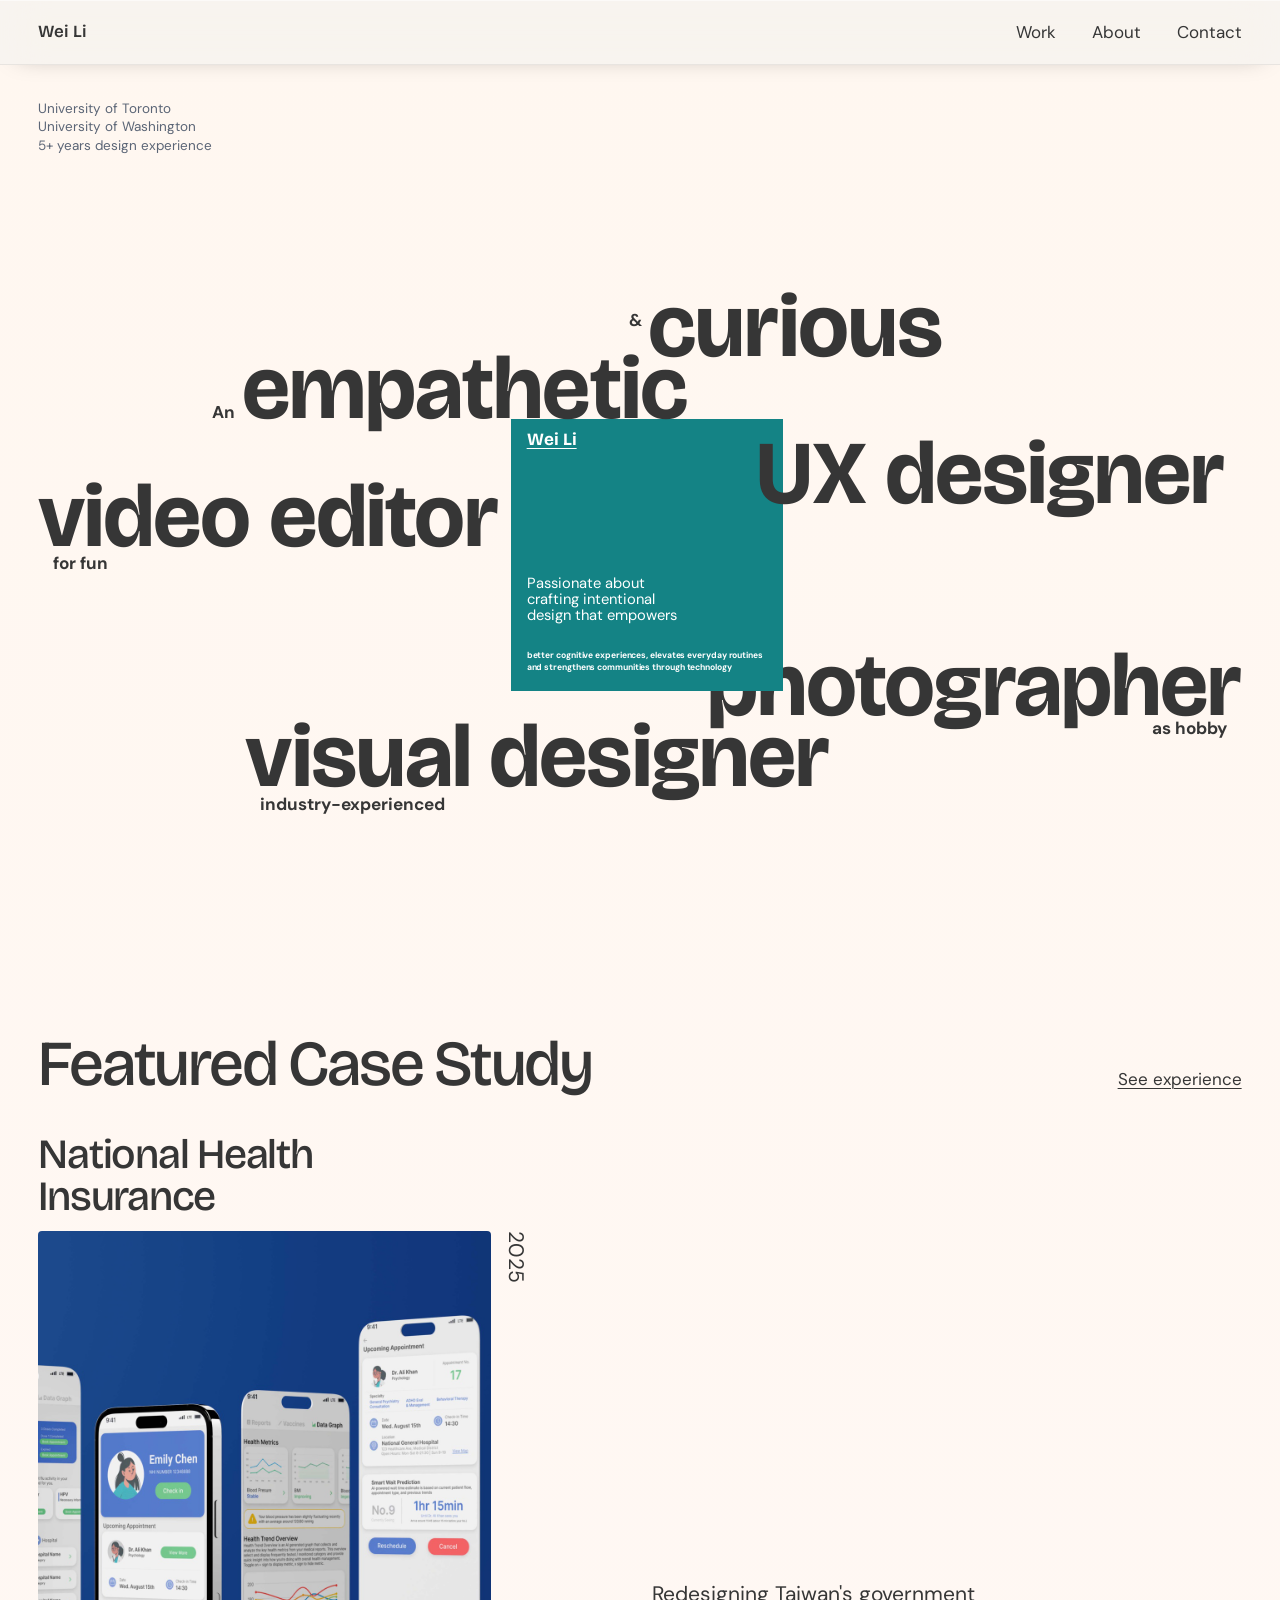
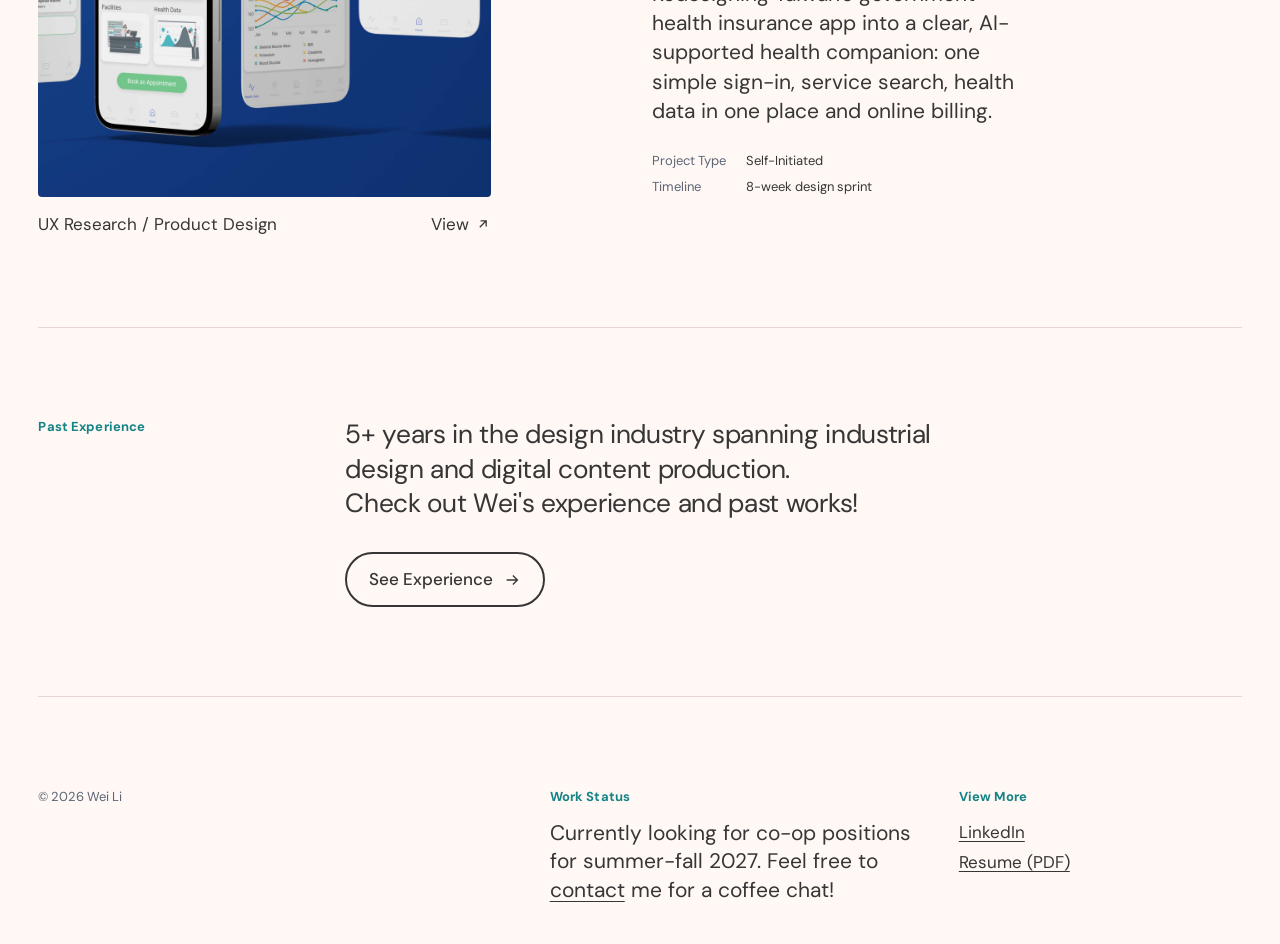
<file: index.html>
<!doctype html>
<html lang="en">
<head>
  <meta charset="utf-8">
  <meta name="viewport" content="width=device-width, initial-scale=1">
  <title>Wei Li, UX Designer</title>
  <meta name="description" content="Wei Li is a UX designer looking for co-op positions for summer-fall 2027.">
  <link rel="preconnect" href="https://fonts.googleapis.com">
  <link rel="preconnect" href="https://fonts.gstatic.com" crossorigin>
  <link rel="stylesheet" href="https://fonts.googleapis.com/css2?family=Bricolage+Grotesque:opsz,wght@12..96,400..700&family=DM+Sans:opsz,wght@9..40,400..700&display=swap">
  <link rel="stylesheet" href="css/styles.css">
  <script src="js/site.js"></script>
</head>
<body>
  <site-nav current="home"></site-nav>

  <main id="main">
    <!-- Hero: built from Wei's Figma frame (980 × 579). Every word is placed at its Figma
         position and baseline in frame pixels, so the composition scales as one piece. -->
    <section class="hero wrap" aria-labelledby="hero-title">
      <div class="hero-stage">
        <div class="hero-stage__frame">
          <p class="hero-facts"><span style="--d:0ms">University of Toronto</span><span style="--d:90ms">University of Washington</span><span style="--d:180ms">5+ years design experience</span></p>

          <!-- One sentence for screen readers; the commas are only for them.
               Intro: each word slides in from the side it sits on (--from: -1 left, 1 right), top rows first (--d) -->
          <h1 class="hero-words" id="hero-title">
            <span class="hw hw--label" style="--x:142; --b:257; --from:-1; --d:120ms">An</span>
            <span class="hw hw--front" style="--x:166; --b:257; --from:-1; --d:120ms">empathetic</span>
            <span class="hw hw--label" style="--x:481; --b:182; --from:1; --d:0ms">&amp;</span>
            <span class="hw" style="--x:497; --b:206; --from:1; --d:0ms">curious</span>
            <span class="hw hw--front" style="--x:585; --b:326; --from:1; --d:240ms">UX designer<span class="visually-hidden">,</span></span>
            <span class="hw hw--behind" style="--x:0; --b:361; --from:-1; --d:300ms">video editor</span>
            <span class="hw hw--label" style="--x:12; --b:380; --from:-1; --d:300ms">for fun<span class="visually-hidden">,</span></span>
            <span class="hw hw--behind hw--right" style="--r:0; --b:499; --from:1; --d:420ms">photographer</span>
            <span class="hw hw--label hw--right" style="--r:12; --b:514; --from:1; --d:420ms">as hobby<span class="visually-hidden">,</span></span>
            <span class="hw" style="--x:169; --b:557; --from:-1; --d:480ms">visual designer</span>
            <span class="hw hw--label" style="--x:181; --b:576; --from:-1; --d:480ms">industry-experienced</span>
          </h1>

          <div class="hero-square">
            <!-- Hover / focus swaps the English name for the Mandarin one; links to Contact -->
            <a class="hero-square__name" href="contact.html" aria-label="Contact Wei Li (李惟)">
              <span class="hero-square__name-en" aria-hidden="true">Wei Li</span>
              <span class="hero-square__name-zh" lang="zh-Hans" aria-hidden="true">李惟</span>
            </a>
            <p class="hero-square__lead">Passionate about<br>crafting intentional<br>design that empowers</p>
            <p class="hero-square__rest">better cognitive experiences, elevates everyday routines <br>and strengthens communities through technology</p>
          </div>
        </div>
      </div>
    </section>

    <section class="section wrap" id="work" aria-labelledby="work-title">
      <div class="section-head">
        <h2 id="work-title">Featured Case Study</h2>
        <a class="link" href="about.html#experience">See experience</a>
      </div>
      <!-- One .feature-row per project. Rows alternate automatically: odd rows put a portrait image
           on the left, even rows put a landscape image on the right. -->
      <!-- TODO(Wei): swap the .ph blocks for <img> covers, and update titles, years, focus and descriptions -->
      <div class="features">
        <div class="feature-row">
          <a class="feature" href="case-study-1.html">
            <h3 class="feature__title">National Health Insurance</h3>
            <div class="feature__media">
              <img src="assets/work/nhi/00-cover.jpg" alt="Redesigned National Health Insurance app screens on phones against a blue background" loading="lazy" decoding="async" width="1088" height="1360">
            </div>
            <span class="feature__year">2025</span>
            <span class="feature__foot">
              <span>UX Research / Product Design</span>
              <span class="feature__view">View <svg viewBox="0 0 20 20" fill="none" stroke="currentColor" stroke-width="1.6" aria-hidden="true"><path d="M6 14 14 6M7 6h7v7"/></svg></span>
            </span>
          </a>
          <div class="feature-desc">
            <p>Redesigning Taiwan's government health insurance app into a clear, AI-supported health companion: one simple sign-in, service search, health data in one place and online billing.</p>
            <dl>
              <dt>Project Type</dt><dd>Self-Initiated</dd>
              <dt>Timeline</dt><dd>8-week design sprint</dd>
            </dl>
          </div>
        </div>

        <!-- Hidden until these case studies are written: remove this comment wrapper to show them again.
        <div class="feature-row">
          <a class="feature" href="case-study-2.html">
            <h3 class="feature__title">Case Study Two</h3>
            <div class="feature__media">
              <div class="ph ph--dark" style="--ratio: 16 / 9" role="img" aria-label="Cover image placeholder for case study two">
                <p class="ph__text"><strong>Cover image</strong>Case Study Two, landscape 16:9</p>
              </div>
            </div>
            <span class="feature__year">2025</span>
            <span class="feature__foot">
              <span>Interaction Design / Prototyping</span>
              <span class="feature__view">View <svg viewBox="0 0 20 20" fill="none" stroke="currentColor" stroke-width="1.6" aria-hidden="true"><path d="M6 14 14 6M7 6h7v7"/></svg></span>
            </span>
          </a>
          <div class="feature-desc">
            <p>A short description of the project: the problem, your approach, and the result. Sed do eiusmod tempor incididunt ut labore et dolore magna aliqua.</p>
            <dl>
              <dt>Role</dt><dd>UX Designer</dd>
              <dt>Timeline</dt><dd>8 weeks</dd>
            </dl>
          </div>
        </div>
        -->
      </div>
    </section>

    <section class="section wrap" aria-labelledby="exp-title">
      <div class="experience-teaser">
        <h2 class="label" id="exp-title">Past Experience</h2>
        <p class="experience-teaser__text">5+ years in the design industry spanning industrial design and digital content production.<br>Check out Wei's experience and past works!</p>
        <a class="btn experience-teaser__cta" href="about.html#experience">
          See Experience
          <svg viewBox="0 0 20 20" fill="none" stroke="currentColor" stroke-width="1.5" aria-hidden="true"><path d="M4 10h12M11 5l5 5-5 5"/></svg>
        </a>
      </div>
    </section>
  </main>

  <site-footer></site-footer>
</body>
</html>
</file>
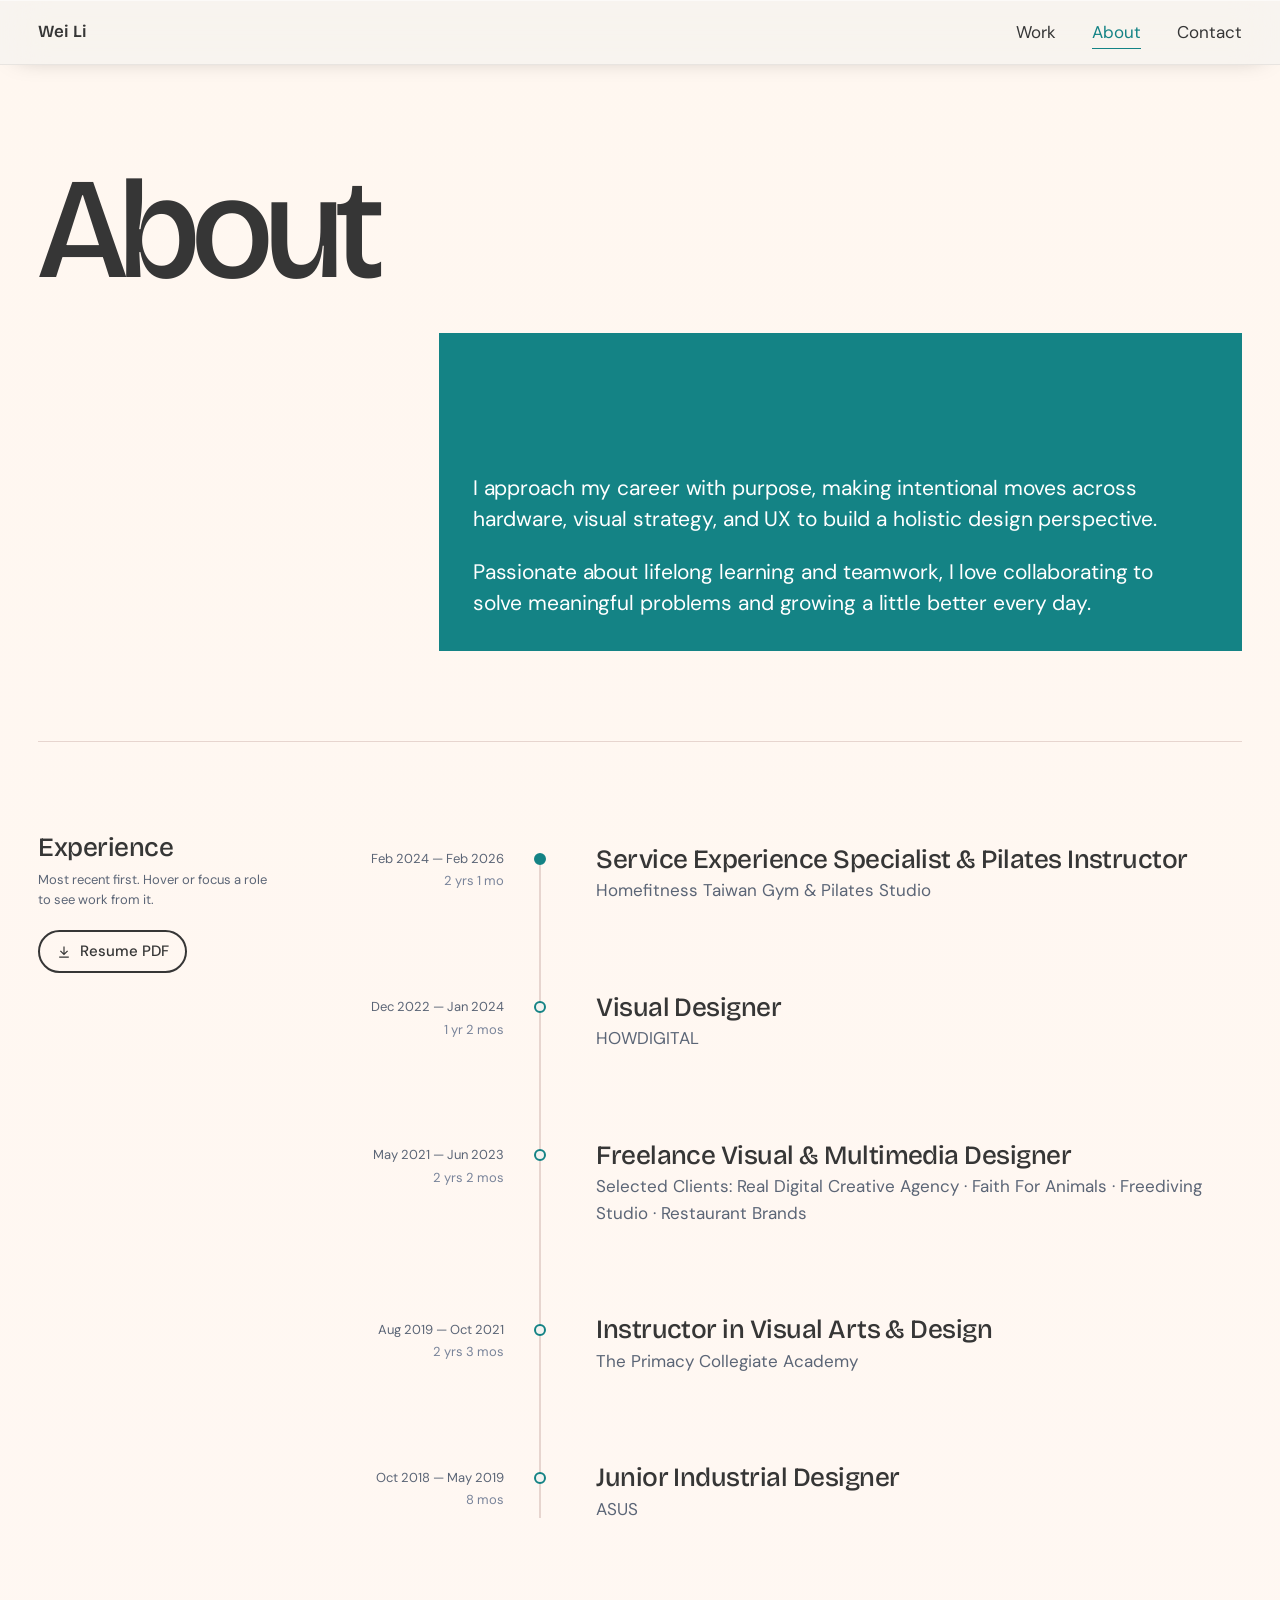
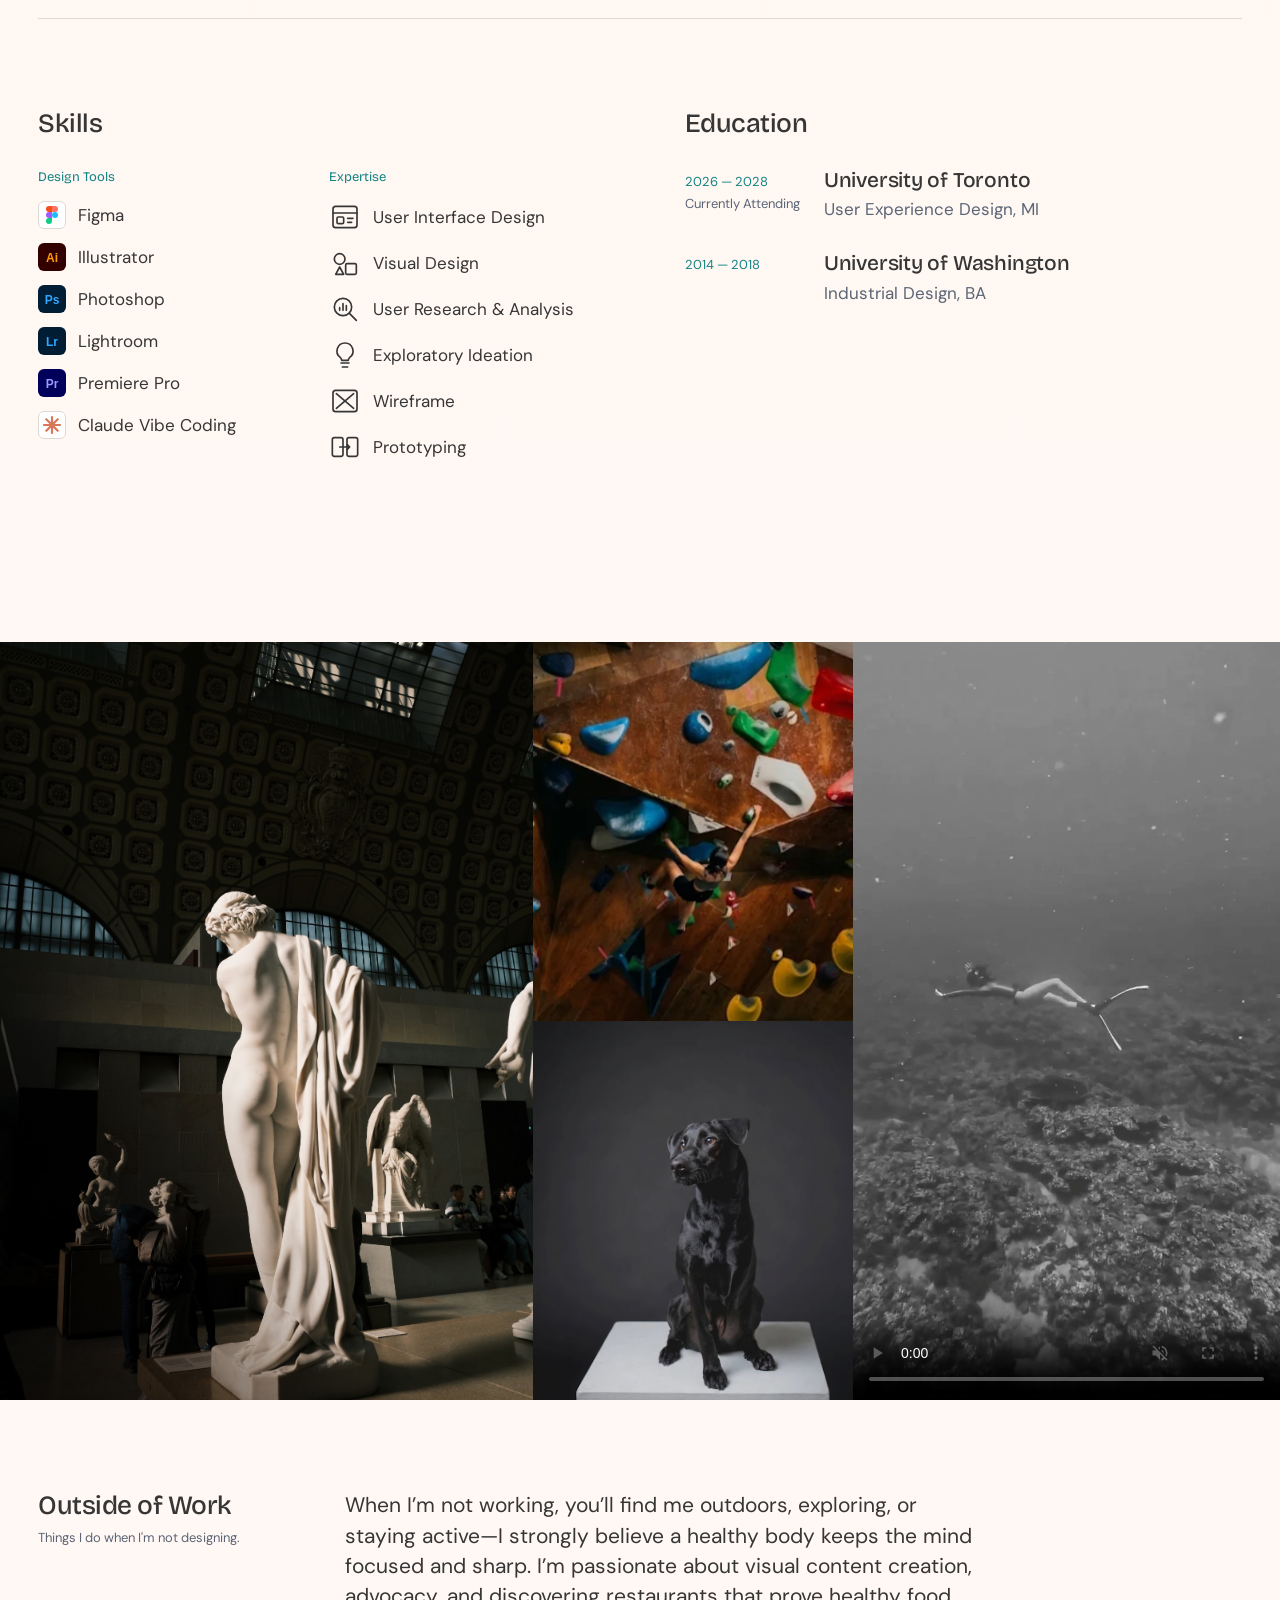
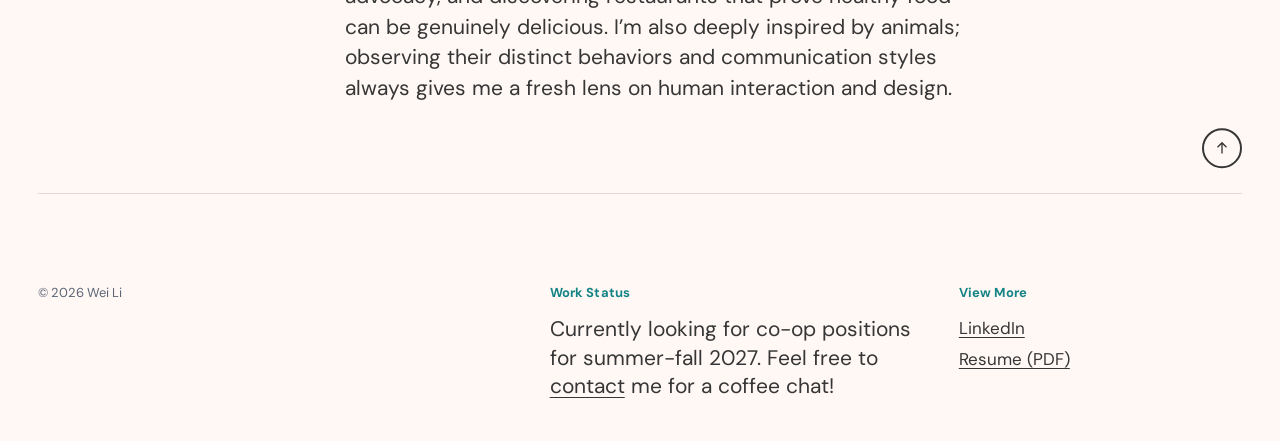
<file: about.html>
<!doctype html>
<html lang="en">
<head>
  <meta charset="utf-8">
  <meta name="viewport" content="width=device-width, initial-scale=1">
  <title>About, Wei Li</title>
  <meta name="description" content="Experience, resume and a bit more about Wei Li, UX designer.">
  <link rel="preconnect" href="https://fonts.googleapis.com">
  <link rel="preconnect" href="https://fonts.gstatic.com" crossorigin>
  <link rel="stylesheet" href="https://fonts.googleapis.com/css2?family=Bricolage+Grotesque:opsz,wght@12..96,400..700&family=DM+Sans:opsz,wght@9..40,400..700&display=swap">
  <link rel="stylesheet" href="css/styles.css">
  <script src="js/site.js"></script>
</head>
<body>
  <site-nav current="about"></site-nav>

  <main id="main">
    <header class="page-intro wrap">
      <h1>About</h1>
      <!-- Styled like the red square in the home page hero (same box as the Work page intro) -->
      <div class="page-intro__lede page-intro__lede--offset work-note">
        <p>I approach my career with purpose, making intentional moves across hardware, visual strategy, and UX to build a holistic design perspective.</p>
        <p>Passionate about lifelong learning and teamwork, I love collaborating to solve meaningful problems and growing a little better every day.</p>
      </div>
    </header>

    <!-- Section 1: interactive resume -->
    <section class="section wrap" id="experience" aria-labelledby="exp-title">
      <div class="split">
        <div class="split__label">
          <h2 id="exp-title">Experience</h2>
          <p>Most recent first. Hover or focus a role to see work from it.</p>
          <!-- assets/Wei-Li-Resume.pdf is CV_1109.pdf; to update it, replace the file and keep the name -->
          <a class="btn btn--small split__action" href="assets/Wei-Li-Resume.pdf" download data-site="resume">
            <svg viewBox="0 0 20 20" fill="none" stroke="currentColor" stroke-width="1.5" aria-hidden="true"><path d="M10 3v10M5.5 8.5 10 13l4.5-4.5M4 16.5h12"/></svg>
            <span><span class="visually-hidden">Download </span>Resume PDF</span>
          </a>
        </div>
        <div class="split__body">
          <!-- Most recent first. Each role's "See works" slides live in its <template class="job__works">:
               TODO(Wei): swap each .ph for <img src="..." alt="..."> when you have images. -->
          <ol class="timeline">
            <li class="job">
              <p class="job__date"><time datetime="2024-02">Feb 2024</time> — <time datetime="2026-02">Feb 2026</time><span class="job__duration"><span class="visually-hidden">, </span>2 yrs 1 mo</span></p>
              <div class="job__card" tabindex="0">
                <h3 class="job__title">Service Experience Specialist &amp; Pilates Instructor</h3>
                <p class="job__org">Homefitness Taiwan Gym &amp; Pilates Studio</p>
                <!-- Description (and See works) open when the card is hovered or focused -->
                <div class="job__more">
                  <div class="job__more-inner">
                    <ul class="job__desc">
                      <li>Client Retention &amp; Revenue Growth</li>
                      <li>Assisted management during the rollout of a second facility</li>
                      <li>Service Blueprint &amp; Operations SOP</li>
                    </ul>
                  </div>
                </div>
              </div>
            </li>

            <li class="job">
              <p class="job__date"><time datetime="2022-12">Dec 2022</time> — <time datetime="2024-01">Jan 2024</time><span class="job__duration"><span class="visually-hidden">, </span>1 yr 2 mos</span></p>
              <div class="job__card" tabindex="0">
                <h3 class="job__title">Visual Designer</h3>
                <p class="job__org">HOWDIGITAL</p>
                <!-- Description (and See works) open when the card is hovered or focused -->
                <div class="job__more">
                  <div class="job__more-inner">
                    <ul class="job__desc">
                      <li><strong>Cross-Industry Visual Design:</strong> Delivered high-impact advertising and marketing collateral for diverse enterprise clients—including major banks, medical brands, ASUS Corporate, and restaurant franchises—tailoring visual strategies to distinct target audiences.</li>
                      <li><strong>End-to-End Branding &amp; Collateral:</strong> Spearheaded end-to-end design initiatives, including a full brand identity overhaul for a healthcare client and bespoke logo design, print materials, and static promotional assets.</li>
                      <li><strong>Multimedia &amp; Digital Campaigns:</strong> Produced dynamic multi-format digital assets, including animated GIFs and short-form video content to optimize engagement across social media channels and digital ad placements.</li>
                      <li><strong>Web Content &amp; Project Management:</strong> Managed ongoing maintenance and updates for 1-page corporate event web pages, balancing concurrent design projects and tight agency deadlines across multiple brand accounts.</li>
                    </ul>
                    <button class="btn btn--small job__see" type="button" data-works aria-haspopup="dialog">See Works</button>
                    <template class="job__works">
                      <figure class="carousel__slide"><img src="assets/work/howdigital/01-doubleline-cover.webp" alt="DoubleLine (好孕家) social media cover with flowing contour-line artwork and the line “Providing the best neutraceutical solution”" loading="lazy" decoding="async"><figcaption>DoubleLine: social media cover for a fertility-supplement brand</figcaption></figure>
                      <figure class="carousel__slide"><img src="assets/work/howdigital/02-doubleline-logo-redesign.webp" alt="DoubleLine logo before and after: the former gradient mark beside the redesigned navy, teal and burgundy mark" loading="lazy" decoding="async"><figcaption>DoubleLine: logo refresh, former mark vs. redesigned mark</figcaption></figure>
                      <figure class="carousel__slide"><img src="assets/work/howdigital/03-doubleline-social-pages.webp" alt="DoubleLine Facebook page, Instagram profile and Facebook post mockups using the new visual system" loading="lazy" decoding="async"><figcaption>DoubleLine: Facebook and Instagram rollout of the new look</figcaption></figure>
                      <figure class="carousel__slide"><img src="assets/work/howdigital/04-doubleline-product-posts.webp" alt="Four DoubleLine product posts for Androfertile, PreConceive Vitamins, Iron tablets and a free-shipping promotion" loading="lazy" decoding="async"><figcaption>DoubleLine: product promotion posts</figcaption></figure>
                      <figure class="carousel__slide"><img src="assets/work/howdigital/05-doubleline-infographics.webp" alt="Three DoubleLine infographic posts presenting Q10, prenatal vitamin and DHEA study data as simple charts" loading="lazy" decoding="async"><figcaption>DoubleLine: infographic posts that make clinical data easy to read</figcaption></figure>
                      <figure class="carousel__slide"><img src="assets/work/howdigital/06-doubleline-before-after.png" alt="DoubleLine DHEA infographic before and after the redesign: a busy pink chart replaced by a calm, minimal ring chart" loading="lazy" decoding="async"><figcaption>DoubleLine: DHEA infographic, before and after the redesign</figcaption></figure>
                      <figure class="carousel__slide"><img src="assets/work/howdigital/07-mercedes-2023-notebooks.webp" alt="Two Chung Hwa Benz Group 2023 notebooks, charcoal with gold foil and royal blue with silver foil radiating-line artwork" loading="lazy" decoding="async"><figcaption>Chung Hwa Benz Group: 2023 corporate notebooks with gold and silver foil</figcaption></figure>
                      <figure class="carousel__slide"><img src="assets/work/howdigital/08-mercedes-notebook.webp" alt="Tall charcoal Chung Hwa Benz Group notebook with gold radiating lines around an abstract emblem" loading="lazy" decoding="async"><figcaption>Chung Hwa Benz Group: notebook cover</figcaption></figure>
                      <figure class="carousel__slide"><img src="assets/work/howdigital/09-mercedes-red-envelopes.webp" alt="Chung Hwa Benz Group Year of the Rabbit red envelopes with gold-foil rabbit and line patterns" loading="lazy" decoding="async"><figcaption>Chung Hwa Benz Group: Year of the Rabbit red envelopes</figcaption></figure>
                      <figure class="carousel__slide"><img src="assets/work/howdigital/10-chuwa-instagram-posts.webp" alt="Three bold red, blue and yellow Instagram posts for Chu-Wa Korean restaurant, illustrated with K-pop dance moves" loading="lazy" decoding="async"><figcaption>Chu-Wa Korean Restaurant: K-pop themed Instagram posts</figcaption></figure>
                      <figure class="carousel__slide"><img src="assets/work/howdigital/11-chuwa-seasonal-posts.webp" alt="Chu-Wa Korean restaurant Facebook post and seasonal travel graphics illustrated with K-drama couples" loading="lazy" decoding="async"><figcaption>Chu-Wa Korean Restaurant: K-Drama seasonal travel series for Facebook marketing</figcaption></figure>
                      <figure class="carousel__slide"><img src="assets/work/howdigital/12-asus-healthcare-carousel.webp" alt="ASUS healthcare Instagram carousel: a company profile post and need-by-need slides for a London hospital" loading="lazy" decoding="async"><figcaption>ASUS: healthcare industry Instagram carousel</figcaption></figure>
                      <figure class="carousel__slide"><img src="assets/work/howdigital/13-asus-if-design-award.webp" alt="ASUS iF Design Award 2022 campaign: a “32 wins” announcement and product posts for ExpertBook and Chromebook models" loading="lazy" decoding="async"><figcaption>ASUS: 2022 iF Design Award campaign</figcaption></figure>
                      <figure class="carousel__slide"><img src="assets/work/howdigital/14-stassen-brand-story.webp" alt="Stassen tea Instagram brand-story carousel in deep green with gold botanical line art and certification panels" loading="lazy" decoding="async"><figcaption>Stassen Tea: Instagram brand story carousel</figcaption></figure>
                    </template>
                  </div>
                </div>
              </div>
            </li>

            <li class="job">
              <p class="job__date"><time datetime="2021-05">May 2021</time> — <time datetime="2023-06">Jun 2023</time><span class="job__duration"><span class="visually-hidden">, </span>2 yrs 2 mos</span></p>
              <div class="job__card" tabindex="0">
                <h3 class="job__title">Freelance Visual &amp; Multimedia Designer</h3>
                <p class="job__org">Selected Clients: Real Digital Creative Agency · Faith For Animals · Freediving Studio · Restaurant Brands</p>
                <!-- Description (and See works) open when the card is hovered or focused -->
                <div class="job__more">
                  <div class="job__more-inner">
                    <ul class="job__desc">
                      <li><strong>End-to-End Visual Solutions &amp; Commercial Photography:</strong> Delivered comprehensive brand identity, social media assets, and commercial photography for agencies, small businesses, and restaurants—specializing in high-end food photography and conversion-focused Amazon listing visuals.</li>
                      <li><strong>Video Production &amp; Marketing Campaigns:</strong> Directed, filmed, and post-produced short and long-form video content (YouTube, Instagram Reels) across diverse client campaigns, ranging from commercial restaurant marketing initiatives to field documentary interviews.</li>
                      <li><strong>Visual Storytelling &amp; Community Impact:</strong> Leveraged strategic multimedia storytelling for non-profit Trap-Neuter-Return (TNR) animal welfare campaigns, driving heightened community engagement and increasing donor contributions.</li>
                      <li><strong>Agile Project &amp; Client Management:</strong> Managed concurrent freelance projects under tight deadlines, conducting rapid feedback and iteration loops with clients to ensure all visual deliverables aligned with business goals and brand guidelines.</li>
                    </ul>
                    <button class="btn btn--small job__see" type="button" data-works aria-haspopup="dialog">See Works</button>
                    <template class="job__works">
                      <figure class="carousel__slide"><video src="assets/work/freelance/01-cair-amazon-carousel.mp4" muted loop playsinline preload="metadata" aria-label="Screen recording of the CAIR Amazon product image carousel being browsed"></video><figcaption>CAIR: Amazon product image carousel</figcaption></figure>
                      <figure class="carousel__slide"><video src="assets/work/freelance/02-cycle1st-amazon-detail-page.mp4" muted loop playsinline preload="metadata" aria-label="Screen recording scrolling through the Cycle1st Amazon product detail page"></video><figcaption>Cycle1st: Amazon product detail page</figcaption></figure>
                      <figure class="carousel__slide"><video src="assets/work/freelance/03-faith-for-animals-video.mp4" muted loop playsinline preload="metadata" aria-label="Faith For Animals Trap-Neuter-Return documentation video"></video><figcaption>Faith For Animals Non-Profit Org: TNR documentation video</figcaption></figure>
                      <figure class="carousel__slide"><img src="assets/work/freelance/04-vitalita-food-photo.webp" alt="Vitalita restaurant marketing photo: grilled chicken and zucchini lifted on a fork above a plated appetizer" loading="lazy" decoding="async"><figcaption>Vitalita: food photography for new appetizer dishes, Taipei</figcaption></figure>
                      <figure class="carousel__slide"><img src="assets/work/freelance/03-busybee-brand.webp" alt="Busy Bee 小嗡農 Raw Longan Honey brand cover with engraved longan fruit and leaf illustrations" loading="lazy" decoding="async"><figcaption>Busy Bee: logo &amp; packaging design</figcaption></figure>
                      <figure class="carousel__slide"><img src="assets/work/freelance/04-busybee-jar.webp" alt="Busy Bee Raw Longan Honey jar mockup with the new label" loading="lazy" decoding="async"><figcaption>Busy Bee: honey jar packaging</figcaption></figure>
                      <figure class="carousel__slide"><img src="assets/work/freelance/05-busybee-labels.webp" alt="Busy Bee front and back label layouts" loading="lazy" decoding="async"><figcaption>Busy Bee: front and back label layouts</figcaption></figure>
                      <figure class="carousel__slide"><img src="assets/work/freelance/06-busybee-jug-tags.webp" alt="Busy Bee gallon jug, neck tag and bottle labels" loading="lazy" decoding="async"><figcaption>Busy Bee: lid sticker, front &amp; back label for gallon jug</figcaption></figure>
                      <figure class="carousel__slide"><img src="assets/work/freelance/07-busybee-seal-hangtag.webp" alt="Busy Bee round seal sticker and hang-tag label" loading="lazy" decoding="async"><figcaption>Busy Bee: lid sticker, wrap-around label for glass bottle</figcaption></figure>
                      <figure class="carousel__slide"><img src="assets/work/freelance/08-busybee-wraparound.webp" alt="Busy Bee full wraparound label laid flat" loading="lazy" decoding="async"><figcaption>Busy Bee: wrap-around label for glass bottle</figcaption></figure>
                      <figure class="carousel__slide"><img src="assets/work/freelance/09-mengazzoli-brochure.webp" alt="Mengazzoli and DALFA balsamic vinegar trifold brochure" loading="lazy" decoding="async"><figcaption>Mengazzoli: balsamic vinegar trifold brochure</figcaption></figure>
                      <figure class="carousel__slide"><img src="assets/work/freelance/10-divingmind-wetsuit.webp" alt="Diving Mind free diving logo on a diver’s wetsuit underwater" loading="lazy" decoding="async"><figcaption>DivingMind: freediving studio logo, printed on wetsuit</figcaption></figure>
                      <figure class="carousel__slide"><img src="assets/work/freelance/11-divingmind-logo.webp" alt="Diving Mind logo over a freediver silhouette" loading="lazy" decoding="async"><figcaption>DivingMind: freediving studio logo design</figcaption></figure>
                    </template>
                  </div>
                </div>
              </div>
            </li>

            <li class="job">
              <p class="job__date"><time datetime="2019-08">Aug 2019</time> — <time datetime="2021-10">Oct 2021</time><span class="job__duration"><span class="visually-hidden">, </span>2 yrs 3 mos</span></p>
              <div class="job__card" tabindex="0">
                <h3 class="job__title">Instructor in Visual Arts &amp; Design</h3>
                <p class="job__org">The Primacy Collegiate Academy</p>
                <!-- Description (and See works) open when the card is hovered or focused -->
                <div class="job__more">
                  <div class="job__more-inner">
                    <ul class="job__desc">
                      <li>Developed and delivered courses spanning graphic design, video production, photography, fine arts, and yearbook publication</li>
                      <li>Instructed students in design principles, media composition, and industry-standard tools including Adobe Illustrator, Photoshop, Premiere Pro, InDesign, and Lightroom</li>
                    </ul>
                    <button class="btn btn--small job__see" type="button" data-works aria-haspopup="dialog">See Photos</button>
                    <template class="job__works">
                      <figure class="carousel__slide"><img src="assets/work/instructor/01-yearbook-spread.webp" alt="Open yearbook mockup showing the 2020–2021 Student Association spread, a time-travel themed timeline of cut-out event photos" loading="lazy" decoding="async"><figcaption>Yearbook 2020–2021: Student Association spread</figcaption></figure>
                      <figure class="carousel__slide"><img src="assets/work/instructor/02-fine-arts-photoshop.webp" alt="Students sketching with pencils in a fine arts class beside a student editing a poster in Photoshop" loading="lazy" decoding="async"><figcaption>Fine Arts and Photoshop classes</figcaption></figure>
                      <figure class="carousel__slide"><img src="assets/work/instructor/03-design-critique.webp" alt="Students reviewing typography posters pinned on the wall and hung along a glass corridor during a design critique" loading="lazy" decoding="async"><figcaption>Design critique: students reviewing each other’s posters</figcaption></figure>
                    </template>
                  </div>
                </div>
              </div>
            </li>

            <li class="job">
              <p class="job__date"><time datetime="2018-10">Oct 2018</time> — <time datetime="2019-05">May 2019</time><span class="job__duration"><span class="visually-hidden">, </span>8 mos</span></p>
              <div class="job__card" tabindex="0">
                <h3 class="job__title">Junior Industrial Designer</h3>
                <p class="job__org">ASUS</p>
                <!-- Description (and See works) open when the card is hovered or focused -->
                <div class="job__more">
                  <div class="job__more-inner">
                    <ul class="job__desc">
                      <li><strong>3D CAD &amp; Specification Management:</strong> Executed specification updates and model refinements for commercial laptop enclosures (ABCD covers) using Pro/ENGINEER (Pro/E) to support high-volume mass production.</li>
                      <li><strong>Cross-Functional Collaboration:</strong> Partnered closely with mechanical engineering and manufacturing teams to address technical constraints, align on manufacturing processes, and preserve design quality.</li>
                      <li><strong>CMF Quality Control:</strong> Directed color-matching, proofing, and material finishing quality assurance to maintain strict CMF brand standards across production batches.</li>
                      <li><strong>Creative Ideation &amp; Research:</strong> Developed CMF inspiration boards and conceptual sketches for the premium Zenbook series, exploring new materials, finishes, and design trends.</li>
                    </ul>
                    <button class="btn btn--small job__see" type="button" data-works aria-haspopup="dialog">See Works</button>
                    <template class="job__works">
                      <figure class="carousel__slide"><img src="assets/work/asus/01-laptop.webp" alt="Slim grey ASUS laptop opened wide, floating above light-streaked roads in front of a night city skyline" loading="lazy" decoding="async"><figcaption>CAD model refinement &amp; QA for ASUS Pro P5440 13" &amp; 15"</figcaption></figure>
                    </template>
                  </div>
                </div>
              </div>
            </li>
          </ol>
        </div>
      </div>
    </section>

    <!-- Section 2: skills and education, side by side -->
    <section class="section wrap" aria-label="Skills and education">
      <div class="duo">
        <section class="duo__col" aria-labelledby="skills-title">
          <h2 class="duo__title" id="skills-title">Skills</h2>
          <div class="skills">
            <div class="skills__group">
              <h3 class="skills__heading">Design Tools</h3>
              <ul class="skills__list">
                <li class="skill skill--tool"><svg class="skill__logo" viewBox="0 0 28 28" aria-hidden="true"><rect x=".5" y=".5" width="27" height="27" rx="5.5" fill="#fff" stroke="#DCDAD4"/><path d="M14 5h-3a3 3 0 0 0 0 6h3z" fill="#F24E1E"/><path d="M14 5h3a3 3 0 0 1 0 6h-3z" fill="#FF7262"/><path d="M14 11h-3a3 3 0 0 0 0 6h3z" fill="#A259FF"/><circle cx="17" cy="14" r="3" fill="#1ABCFE"/><path d="M14 17h-3a3 3 0 1 0 3 3z" fill="#0ACF83"/></svg><span>Figma</span></li>
                <li class="skill skill--tool"><svg class="skill__logo" viewBox="0 0 28 28" aria-hidden="true"><rect width="28" height="28" rx="6" fill="#330000"/><text x="14" y="18.5" text-anchor="middle" font-family="Instrument Sans, Arial, sans-serif" font-size="12" font-weight="700" fill="#FF9A00">Ai</text></svg><span>Illustrator</span></li>
                <li class="skill skill--tool"><svg class="skill__logo" viewBox="0 0 28 28" aria-hidden="true"><rect width="28" height="28" rx="6" fill="#001E36"/><text x="14" y="18.5" text-anchor="middle" font-family="Instrument Sans, Arial, sans-serif" font-size="12" font-weight="700" fill="#31A8FF">Ps</text></svg><span>Photoshop</span></li>
                <li class="skill skill--tool"><svg class="skill__logo" viewBox="0 0 28 28" aria-hidden="true"><rect width="28" height="28" rx="6" fill="#001D34"/><text x="14" y="18.5" text-anchor="middle" font-family="Instrument Sans, Arial, sans-serif" font-size="12" font-weight="700" fill="#31A8FF">Lr</text></svg><span>Lightroom</span></li>
                <li class="skill skill--tool"><svg class="skill__logo" viewBox="0 0 28 28" aria-hidden="true"><rect width="28" height="28" rx="6" fill="#00005B"/><text x="14" y="18.5" text-anchor="middle" font-family="Instrument Sans, Arial, sans-serif" font-size="12" font-weight="700" fill="#9999FF">Pr</text></svg><span>Premiere Pro</span></li>
                <li class="skill skill--tool"><svg class="skill__logo" viewBox="0 0 28 28" aria-hidden="true"><rect x=".5" y=".5" width="27" height="27" rx="5.5" fill="#fff" stroke="#DCDAD4"/><g stroke="#D97757" stroke-width="2.2" stroke-linecap="round"><path d="M14 6v16M6 14h16M8.3 8.3l11.4 11.4M19.7 8.3 8.3 19.7"/></g></svg><span>Claude Vibe Coding</span></li>
              </ul>
            </div>
            <div class="skills__group">
              <h3 class="skills__heading">Expertise</h3>
              <ul class="skills__list">
                <li class="skill skill--expertise"><svg class="skill__icon" viewBox="0 0 24 24" fill="none" stroke="currentColor" stroke-width="1.5" stroke-linecap="round" stroke-linejoin="round" aria-hidden="true"><rect x="3" y="4" width="18" height="16" rx="2"/><path d="M3 9h18"/><rect x="6" y="12" width="5" height="5" rx="1"/><path d="M14 13h4M14 16h3"/></svg><span>User Interface Design</span></li>
                <li class="skill skill--expertise"><svg class="skill__icon" viewBox="0 0 24 24" fill="none" stroke="currentColor" stroke-width="1.5" stroke-linecap="round" stroke-linejoin="round" aria-hidden="true"><circle cx="8" cy="9" r="4"/><rect x="12.5" y="12.5" width="8" height="8" rx="1"/><path d="M5 20.5 8 15l3 5.5z"/></svg><span>Visual Design</span></li>
                <li class="skill skill--expertise"><svg class="skill__icon" viewBox="0 0 24 24" fill="none" stroke="currentColor" stroke-width="1.5" stroke-linecap="round" stroke-linejoin="round" aria-hidden="true"><circle cx="10.5" cy="10.5" r="6.5"/><path d="m15.5 15.5 5 5M8 13v-2M10.5 13V8M13 13v-3.5"/></svg><span>User Research &amp; Analysis</span></li>
                <li class="skill skill--expertise"><svg class="skill__icon" viewBox="0 0 24 24" fill="none" stroke="currentColor" stroke-width="1.5" stroke-linecap="round" stroke-linejoin="round" aria-hidden="true"><path d="M9 18h6M10 21h4"/><path d="M12 3a6 6 0 0 0-3.6 10.8c.7.6 1.1 1.3 1.1 2.2h5c0-.9.4-1.6 1.1-2.2A6 6 0 0 0 12 3z"/></svg><span>Exploratory Ideation</span></li>
                <li class="skill skill--expertise"><svg class="skill__icon" viewBox="0 0 24 24" fill="none" stroke="currentColor" stroke-width="1.5" stroke-linecap="round" stroke-linejoin="round" aria-hidden="true"><rect x="3" y="4" width="18" height="16" rx="2"/><path d="m5.5 6.5 13 11M18.5 6.5l-13 11"/></svg><span>Wireframe</span></li>
                <li class="skill skill--expertise"><svg class="skill__icon" viewBox="0 0 24 24" fill="none" stroke="currentColor" stroke-width="1.5" stroke-linecap="round" stroke-linejoin="round" aria-hidden="true"><rect x="2.5" y="5" width="8" height="14" rx="1.5"/><rect x="13.5" y="5" width="8" height="14" rx="1.5"/><path d="M8 12h7.5m-1.8-1.8L15.5 12l-1.8 1.8"/></svg><span>Prototyping</span></li>
              </ul>
            </div>
          </div>
        </section>

        <section class="duo__col" aria-labelledby="edu-title">
          <h2 class="duo__title" id="edu-title">Education</h2>
          <ol class="edu">
            <li class="edu__item">
              <p class="edu__date"><time datetime="2026">2026</time> — <time datetime="2028">2028</time><span class="edu__status">Currently Attending</span></p>
              <div>
                <h3 class="edu__school">University of Toronto</h3>
                <p class="edu__program">User Experience Design, MI</p>
              </div>
            </li>
            <li class="edu__item">
              <p class="edu__date"><time datetime="2014">2014</time> — <time datetime="2018">2018</time></p>
              <div>
                <h3 class="edu__school">University of Washington</h3>
                <p class="edu__program">Industrial Design, BA</p>
              </div>
            </li>
          </ol>
        </section>
      </div>
    </section>

    <!-- Section 3: outside of work. Full-width photo collage (hover or tab to a photo for its description), then the heading and text below it -->
    <section class="section" aria-labelledby="more-title">
      <!-- TODO(Wei): replace each .ph with <img src="..." alt="..."> and write a title + sentence for each photo.
           Each placeholder says the shape of its spot; photos are cropped to fill it. -->
      <div class="collage">
        <!-- Vertical 9:16 video, shown uncropped. Web copy of short_freediving.mov (720×1280, 30fps, 2.4 MB, no sound track). -->
        <figure class="collage__item collage__item--v" tabindex="0">
          <video src="assets/about/freediving.mp4" poster="assets/about/freediving-poster.jpg"
                 autoplay muted loop playsinline preload="metadata"
                 aria-label="Video: a freediver gliding over a rocky seabed, in black and white"></video>
          <figcaption class="collage__caption">
            <span class="collage__title">Deep in the Ocean</span>
            <span class="collage__text">In freediving, reaching a calm, extended breath-hold requires deep focus, sensory regulation, and poise under pressure. Being underwater is my ultimate reset—clearing mental noise so I can return to complex work with sharp clarity and intentionality.</span>
          </figcaption>
        </figure>
        <figure class="collage__item collage__item--a" tabindex="0">
          <img src="assets/about/orsay-nymphe.jpg" width="1333" height="2000" loading="lazy" decoding="async"
               alt="A draped marble sculpture seen from behind in the light-filled main hall of the Musée d'Orsay">
          <figcaption class="collage__caption">
            <span class="collage__title">Appreciation for Classical Form &amp; Light</span>
            <span class="collage__text">Studying sculpture at the Musée d'Orsay shaped how I view form, volume, and light. Through photography, I explore how light translates physical matter and surface texture into dynamic visual structure—training my eye to notice subtle details in spatial hierarchy.</span>
          </figcaption>
        </figure>
        <figure class="collage__item collage__item--b" tabindex="0">
          <img src="assets/about/bouldering.webp" width="1124" height="860" loading="lazy" decoding="async"
               alt="Seen from above, a climber reaches between holds on an overhanging wooden bouldering wall">
          <figcaption class="collage__caption">
            <span class="collage__title">Route Problem-Solving</span>
            <span class="collage__text">Bouldering is physical route-planning. It requires mapping momentum, flexibility, and spatial awareness to navigate height, overcome friction, and iterate on movements until finding the most efficient line up the wall.</span>
          </figcaption>
        </figure>
        <figure class="collage__item collage__item--d" tabindex="0">
          <img src="assets/about/adopt-dog.webp" width="682" height="1024" loading="lazy" decoding="async"
               alt="A black Lab-mix sitting on a white plinth against a dark grey backdrop, looking to the side">
          <figcaption class="collage__caption">
            <span class="collage__title">Adopt, Don't Shop</span>
            <span class="collage__text">Passionate about animal rescue, I advocate for shelter adoption—starting with my brave three-legged Lab mix rescue from Taiwan. Advocating for shelter pets has taught me the power of community storytelling and empathy-driven outreach.</span>
          </figcaption>
        </figure>
      </div>

      <div class="wrap collage-intro">
        <div class="split split--plain">
          <div class="split__label">
            <h2 id="more-title">Outside of Work</h2>
            <p>Things I do when I'm not designing.</p>
          </div>
          <div class="split__body">
            <p class="more-me">When I’m not working, you’ll find me outdoors, exploring, or staying active—I strongly believe a healthy body keeps the mind focused and sharp. I’m passionate about visual content creation, advocacy, and discovering restaurants that prove healthy food can be genuinely delicious. I’m also deeply inspired by animals; observing their distinct behaviors and communication styles always gives me a fresh lens on human interaction and design.</p>
          </div>
        </div>
      </div>
    </section>
  </main>

  <!-- "See works": full-screen horizontal scroller. Slides come from each job's <template class="job__works"> -->
  <dialog class="carousel" aria-labelledby="carousel-title">
    <div class="carousel__head">
      <h2 class="carousel__title" id="carousel-title">Work</h2>
      <button class="carousel__close" type="button" data-carousel-close aria-label="Close">
        <svg viewBox="0 0 20 20" fill="none" stroke="currentColor" stroke-width="1.5" aria-hidden="true"><path d="m5 5 10 10M15 5 5 15"/></svg>
      </button>
    </div>
    <div class="carousel__scroller" tabindex="0" aria-roledescription="carousel" aria-label="Work samples. Use the left and right arrow keys to browse."></div>
    <div class="carousel__foot">
      <p class="carousel__count" aria-live="polite">1 / 1</p>
      <div class="carousel__progress" aria-hidden="true"><div class="carousel__progress-fill"></div></div>
      <p class="carousel__hint"><span class="carousel__hint--pointer">Scroll or drag to browse</span><span class="carousel__hint--touch">Swipe to browse</span></p>
    </div>
  </dialog>

  <site-footer></site-footer>
</body>
</html>
</file>
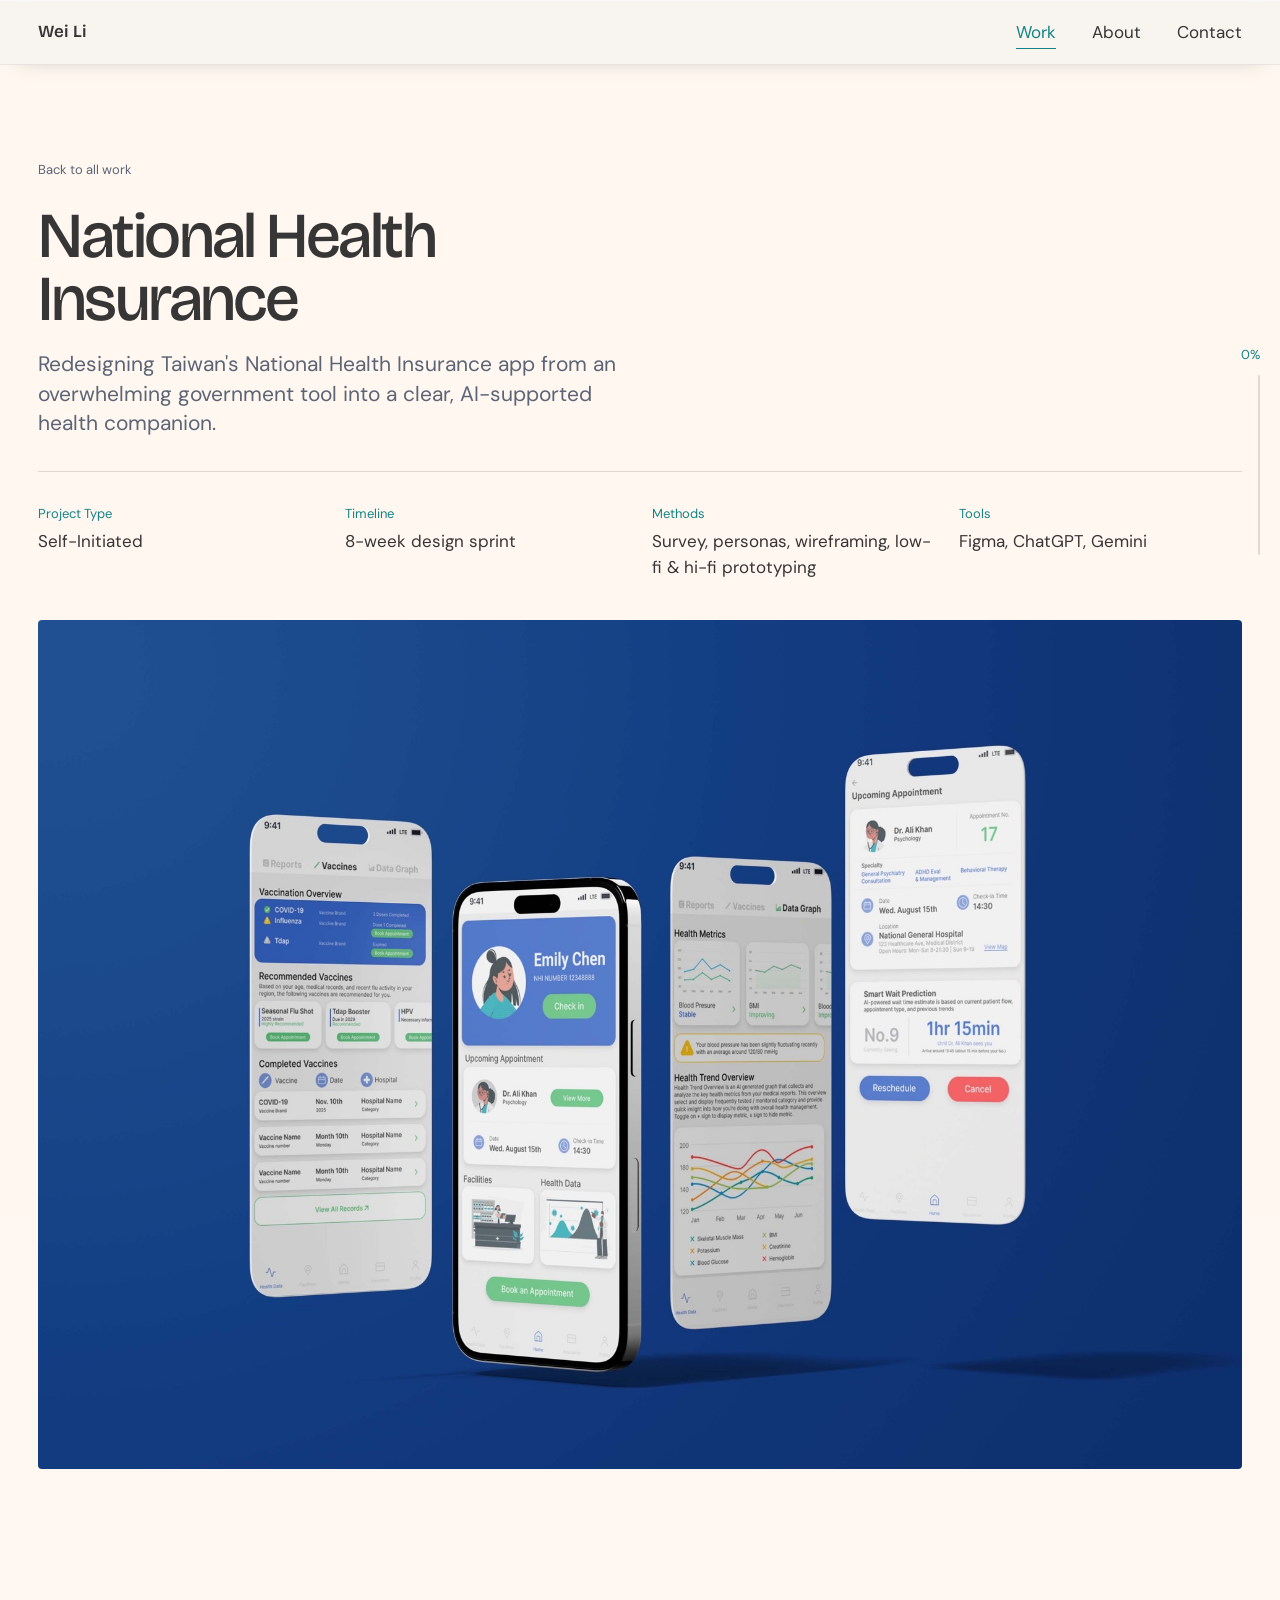
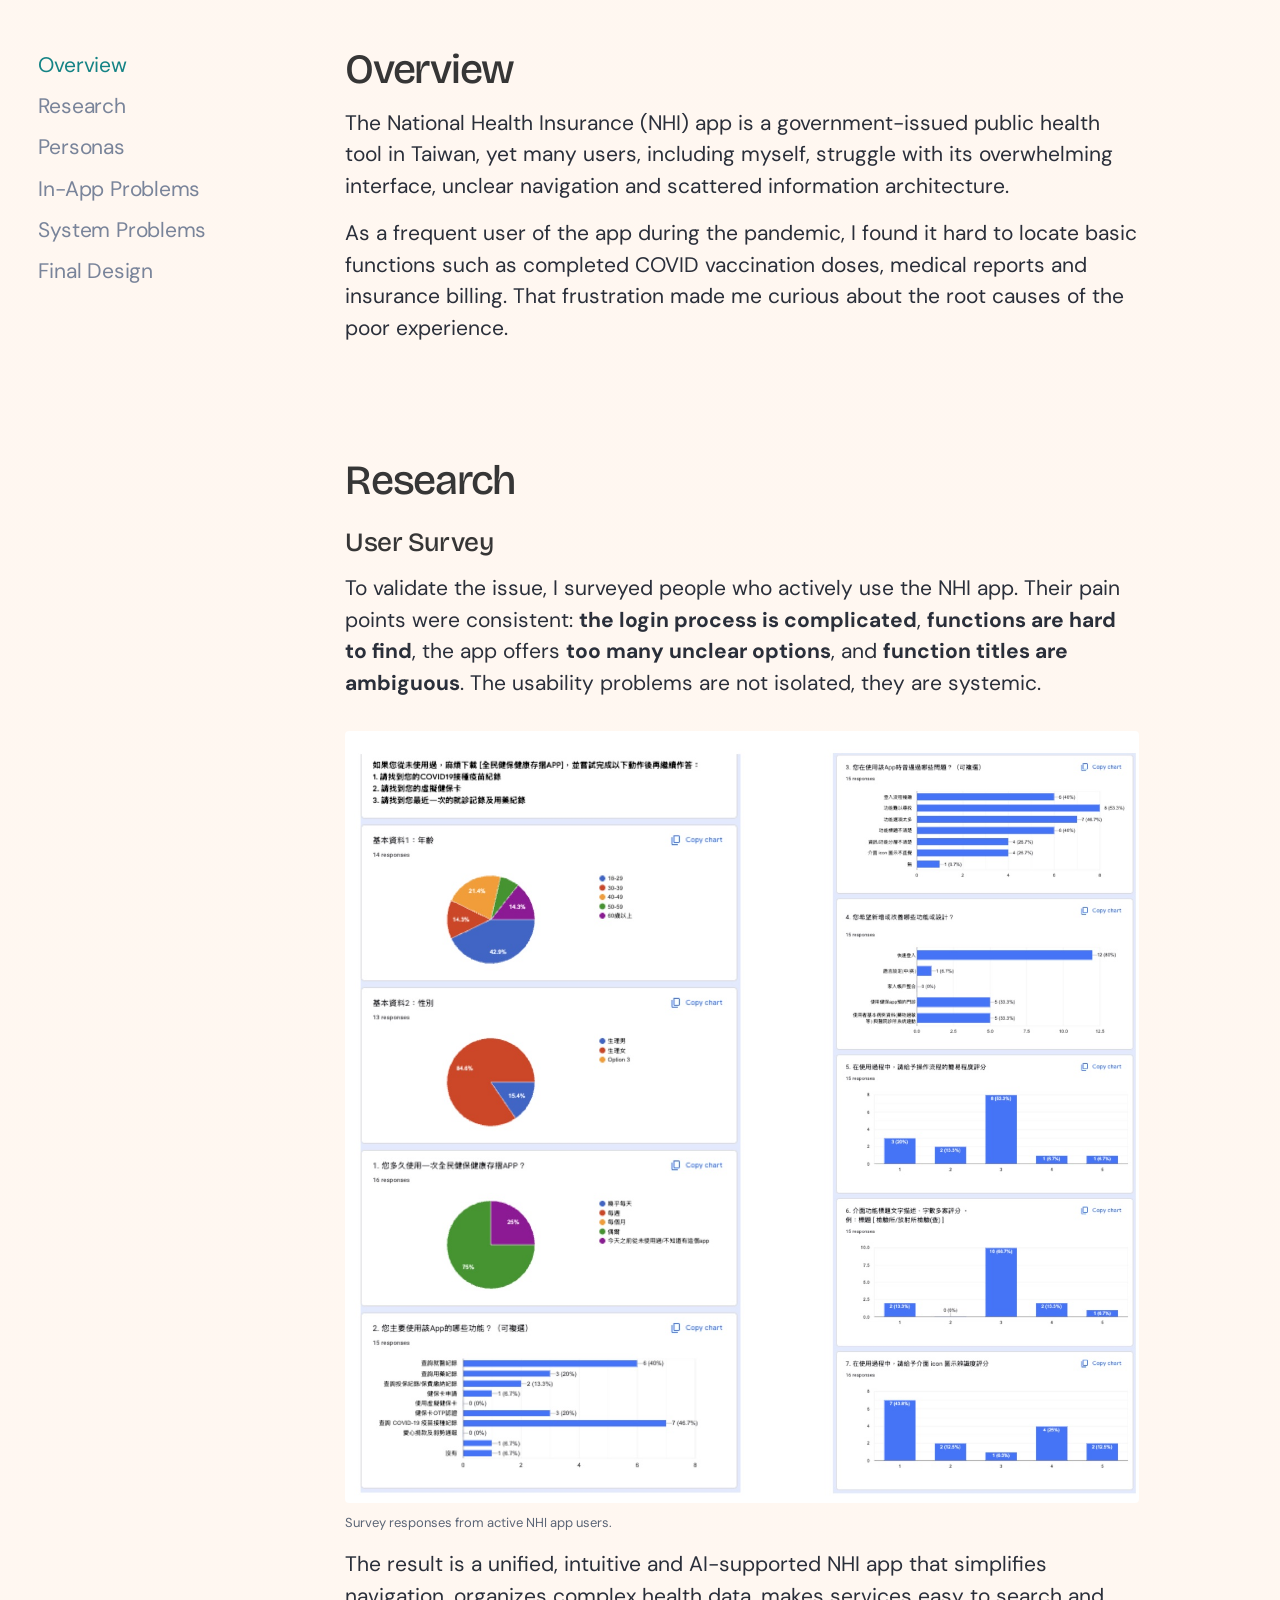
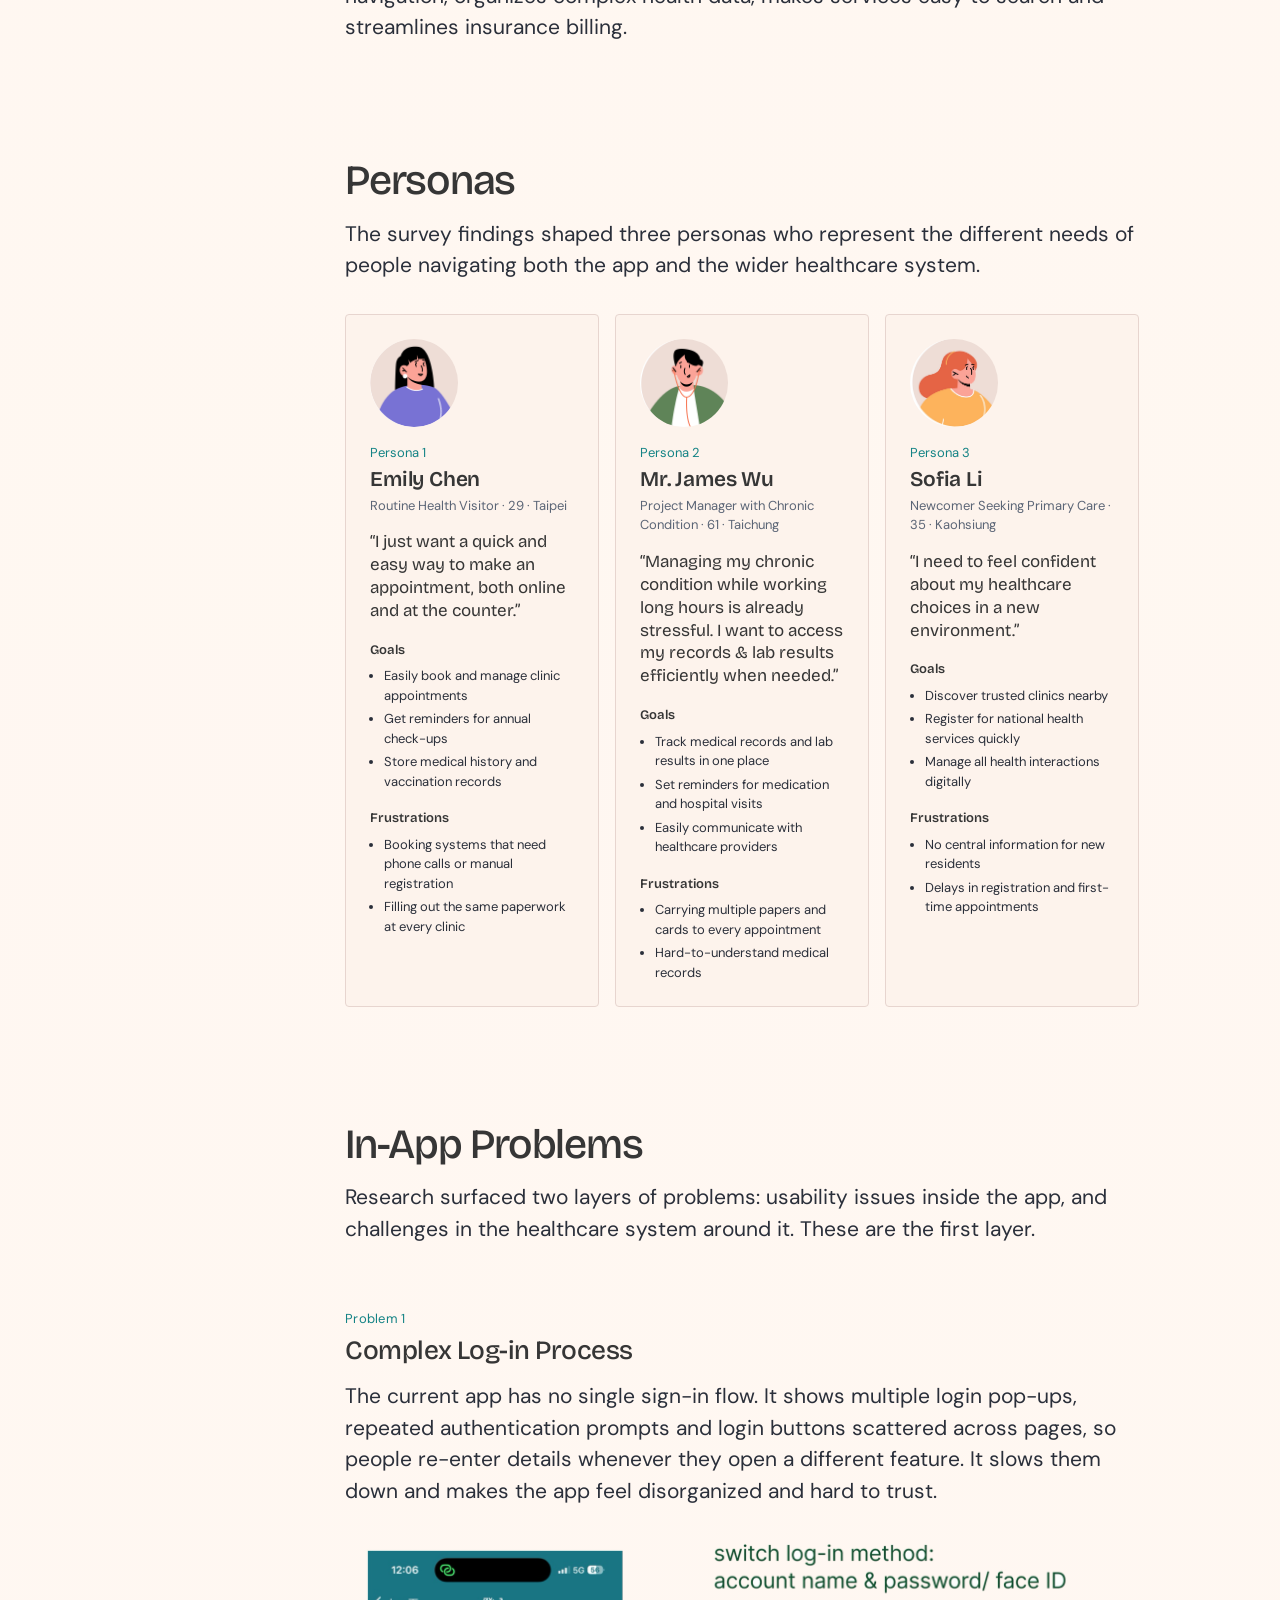
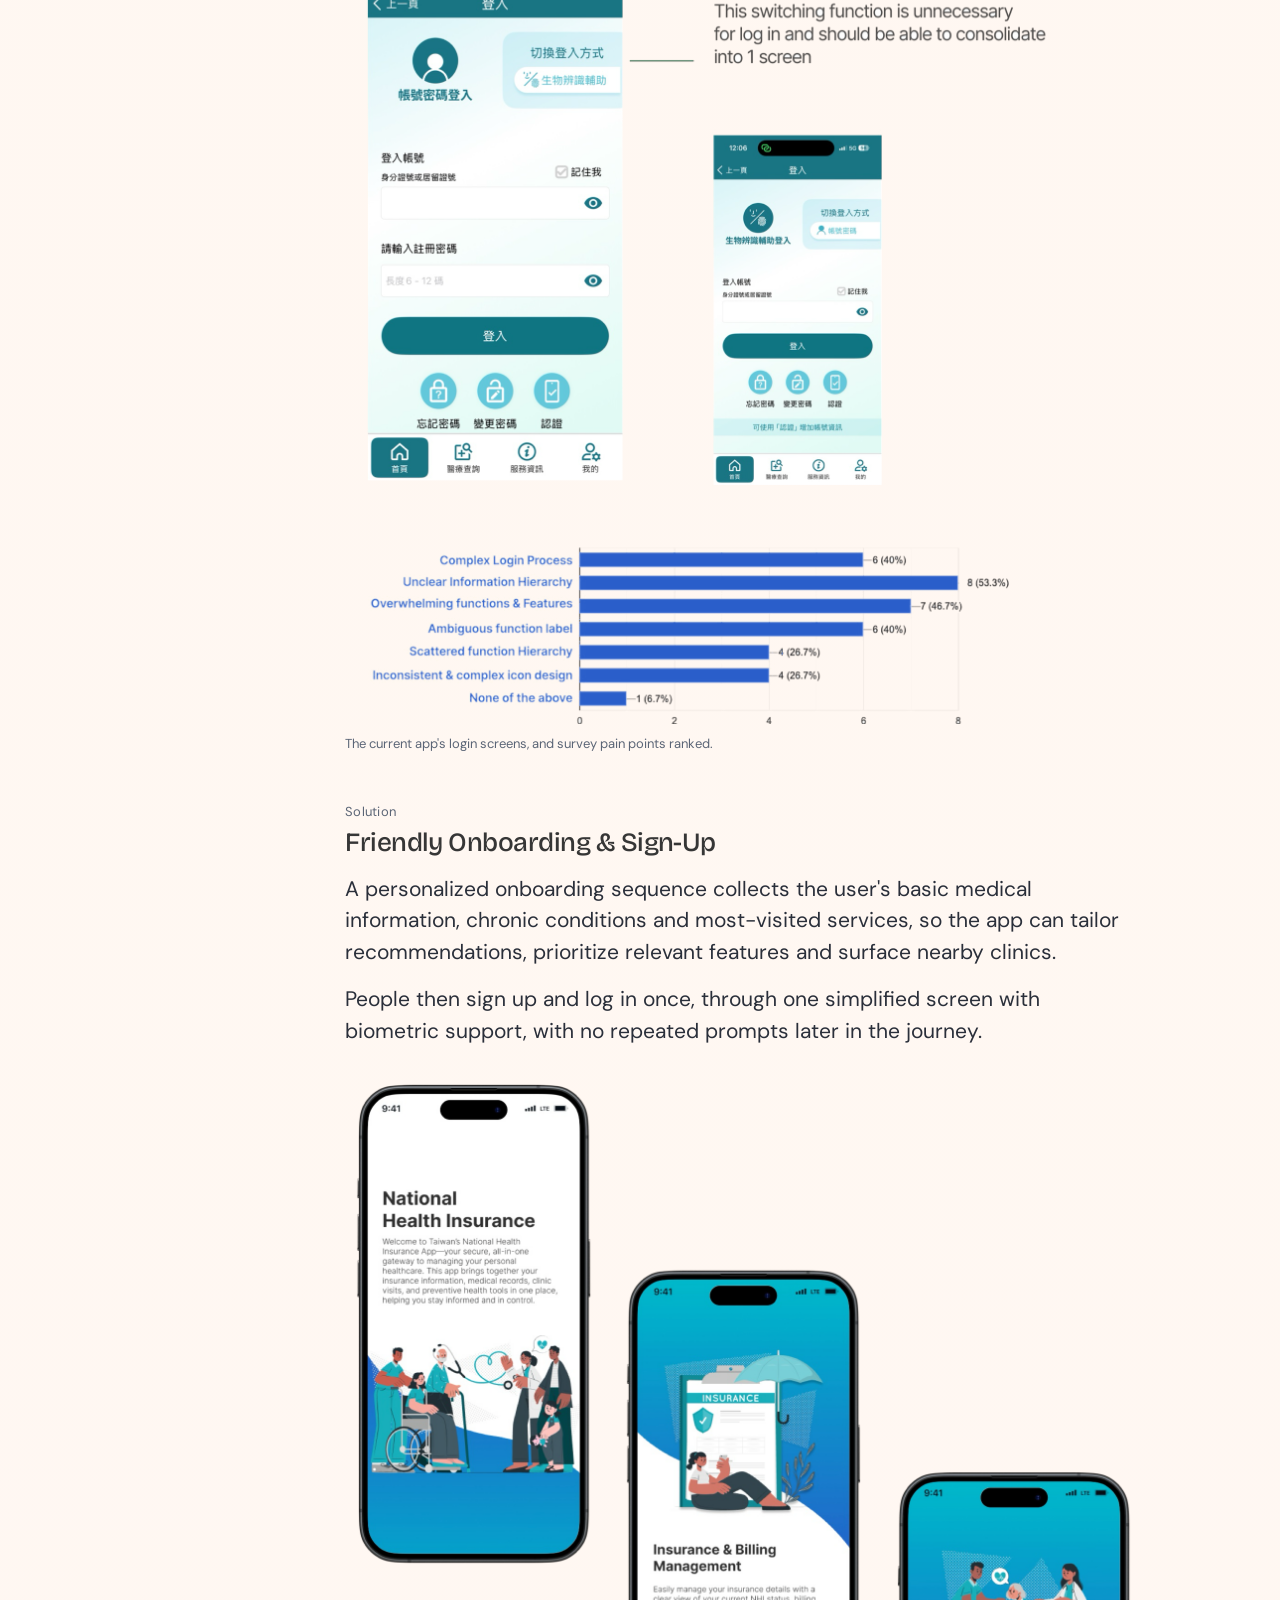
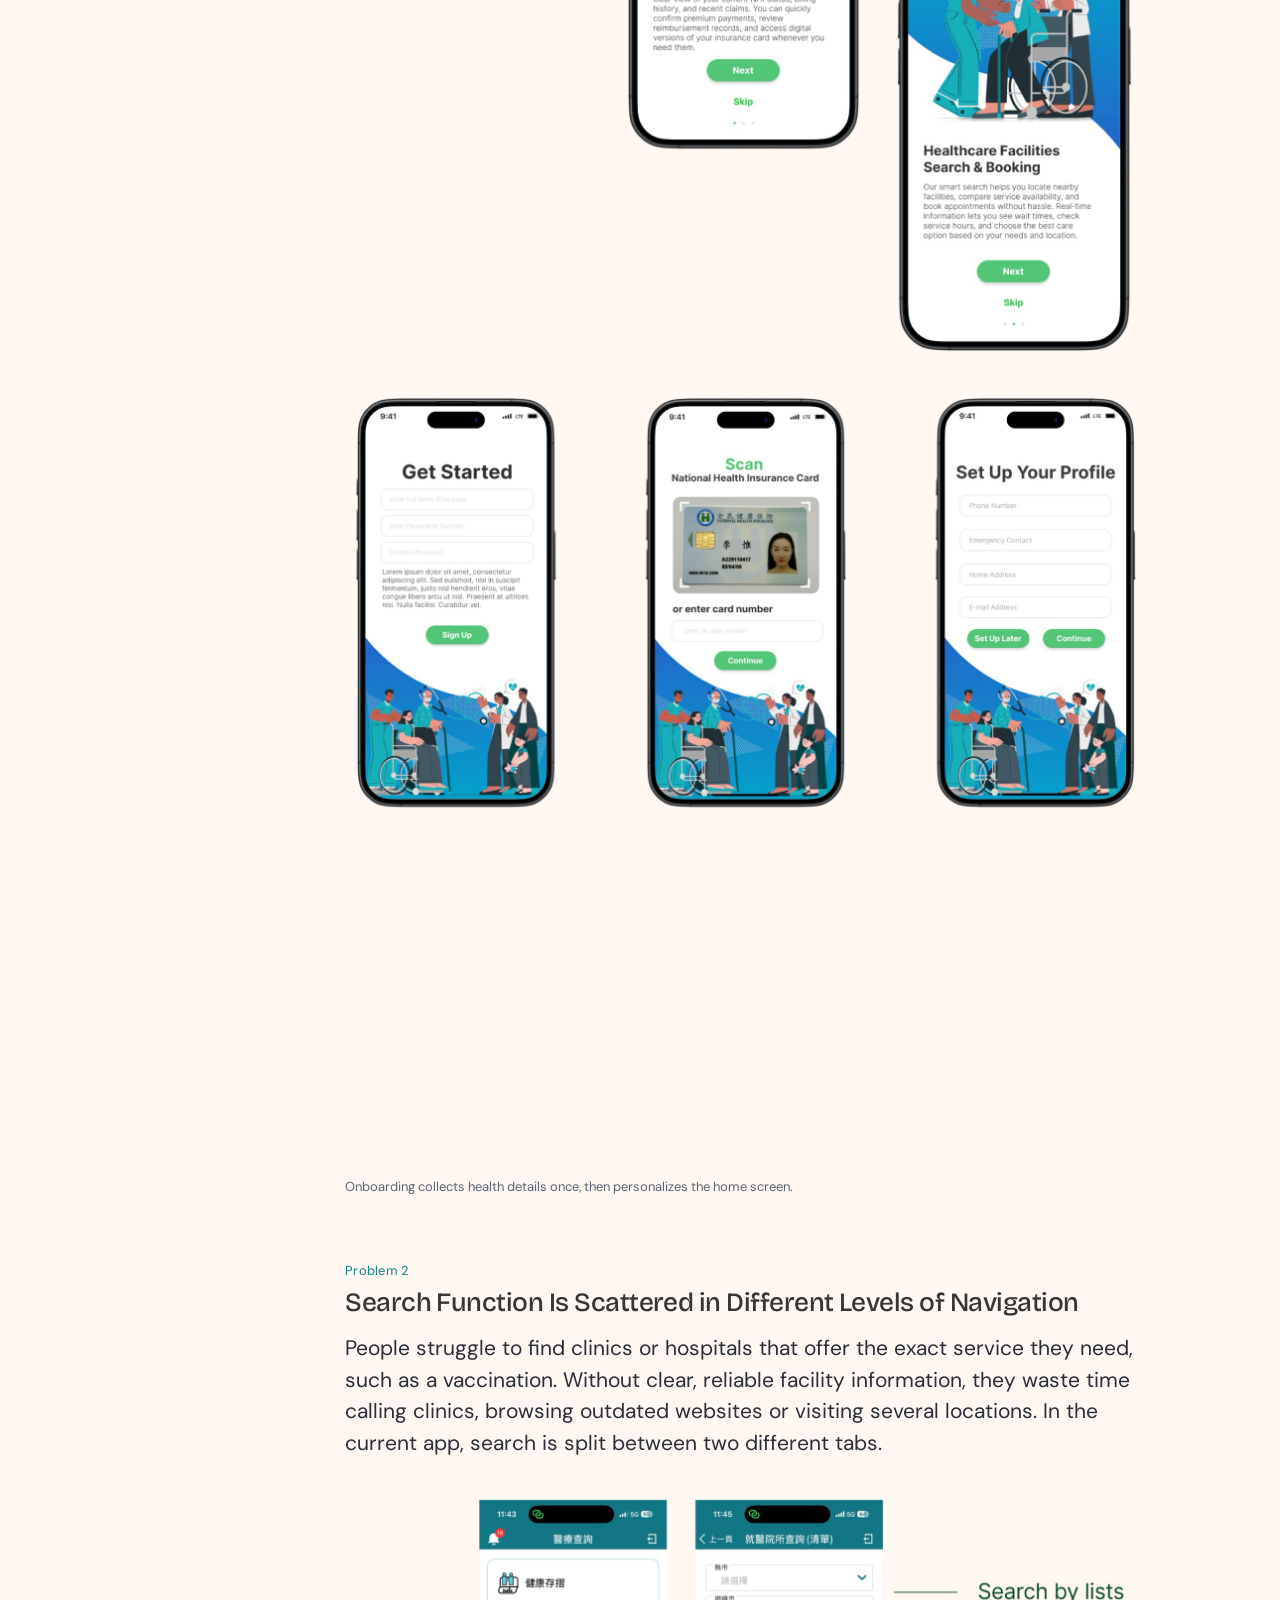
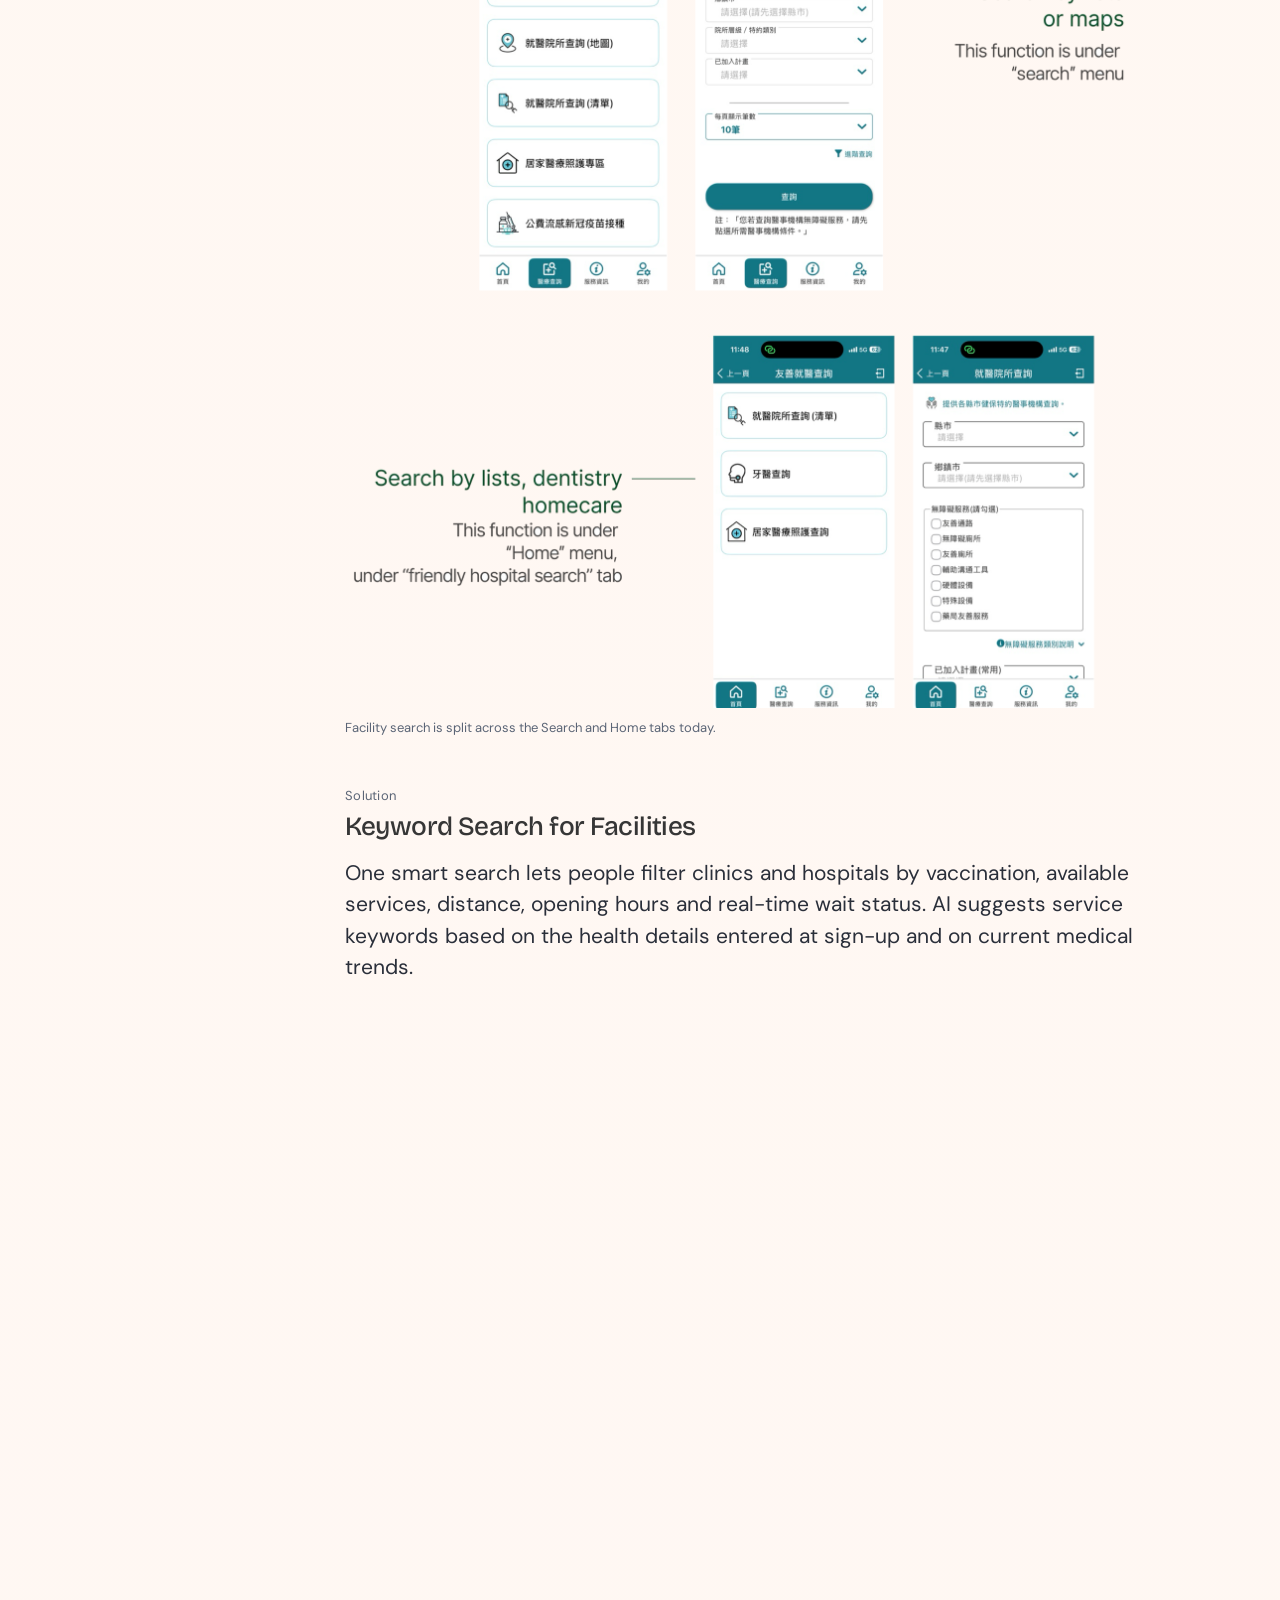
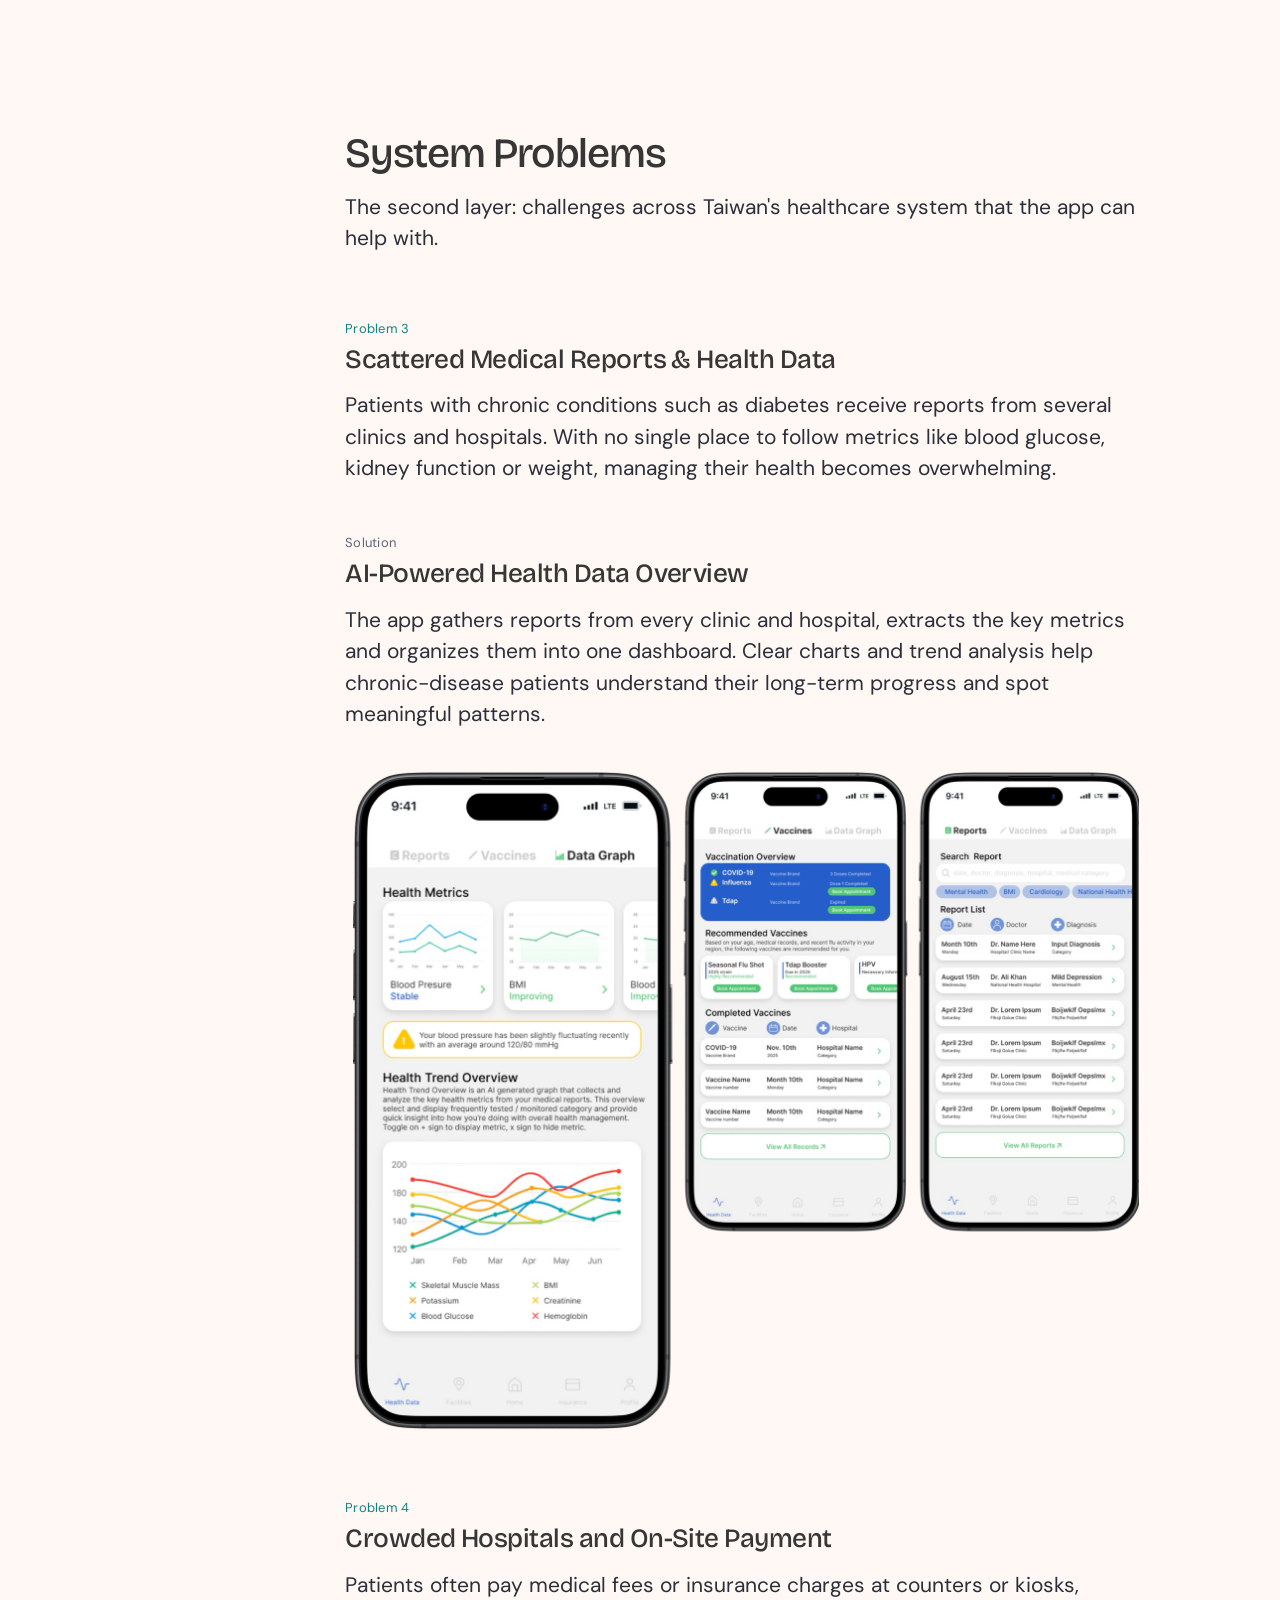
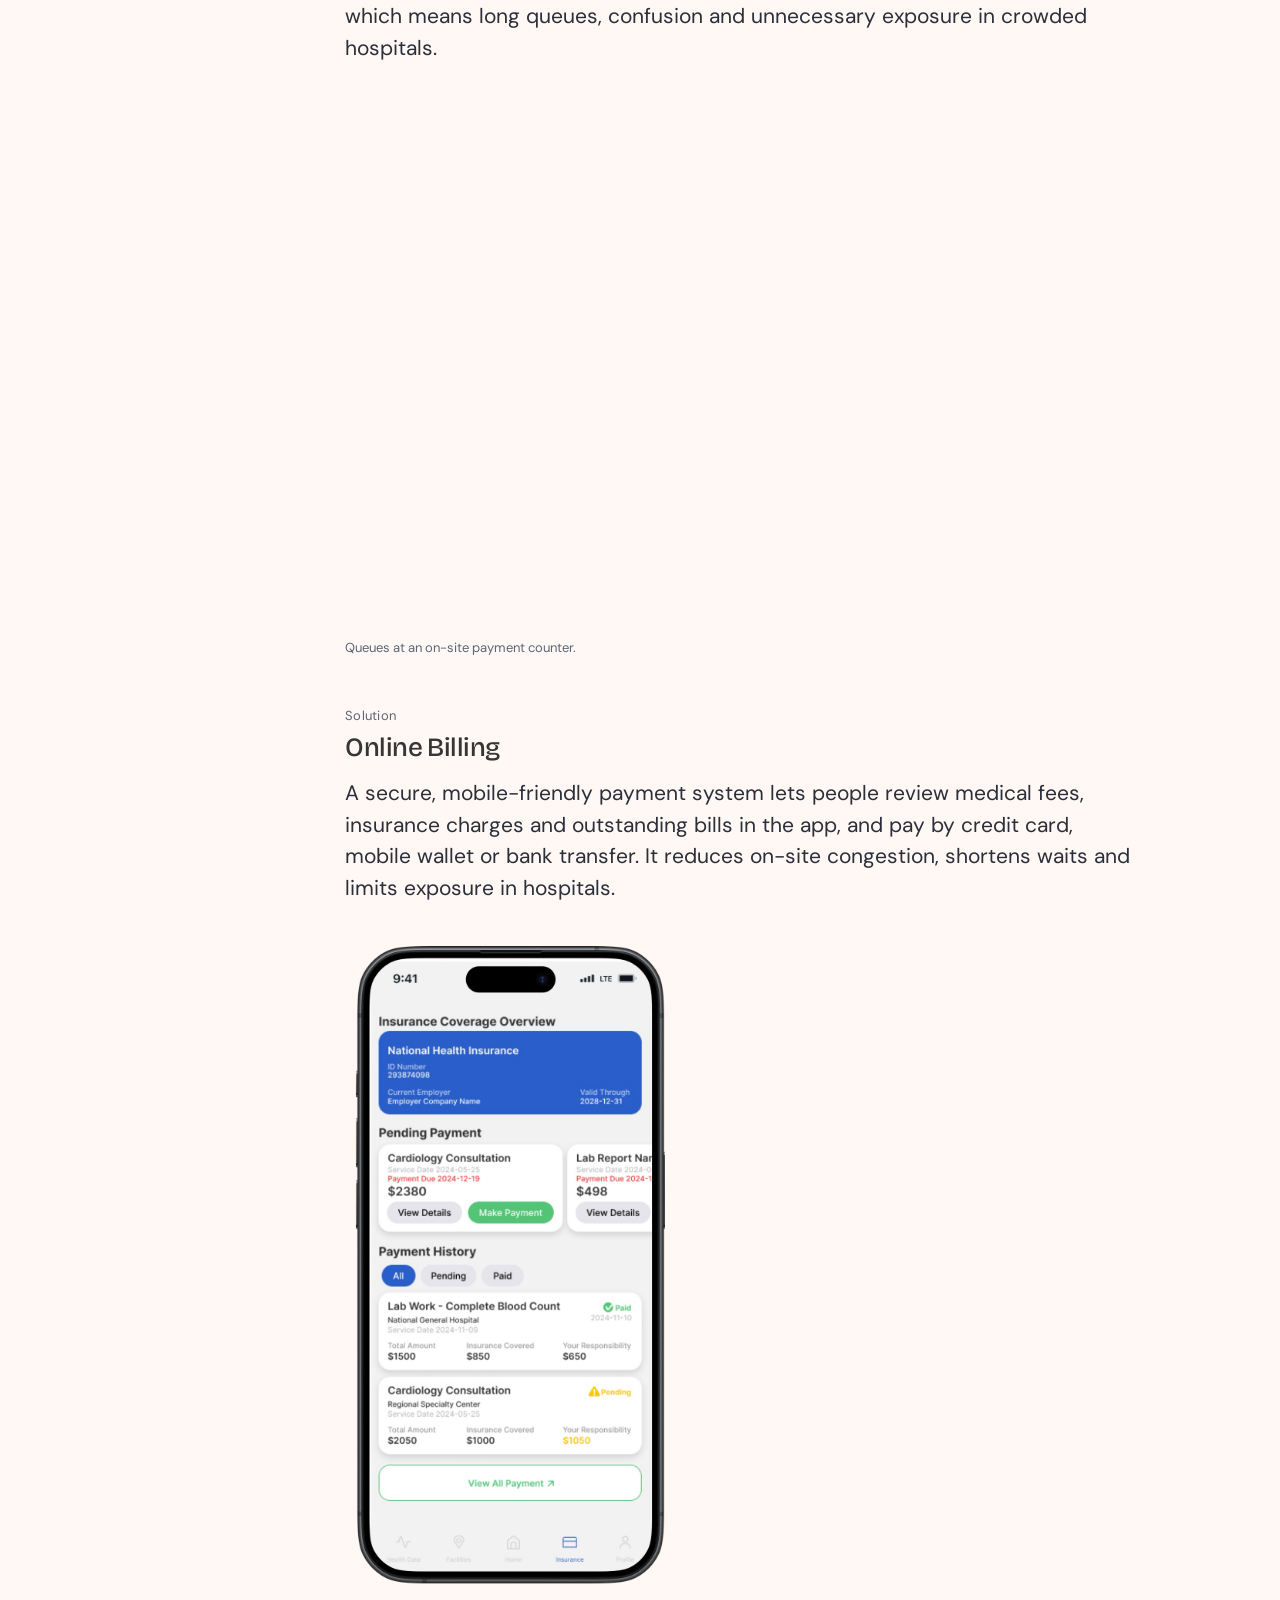
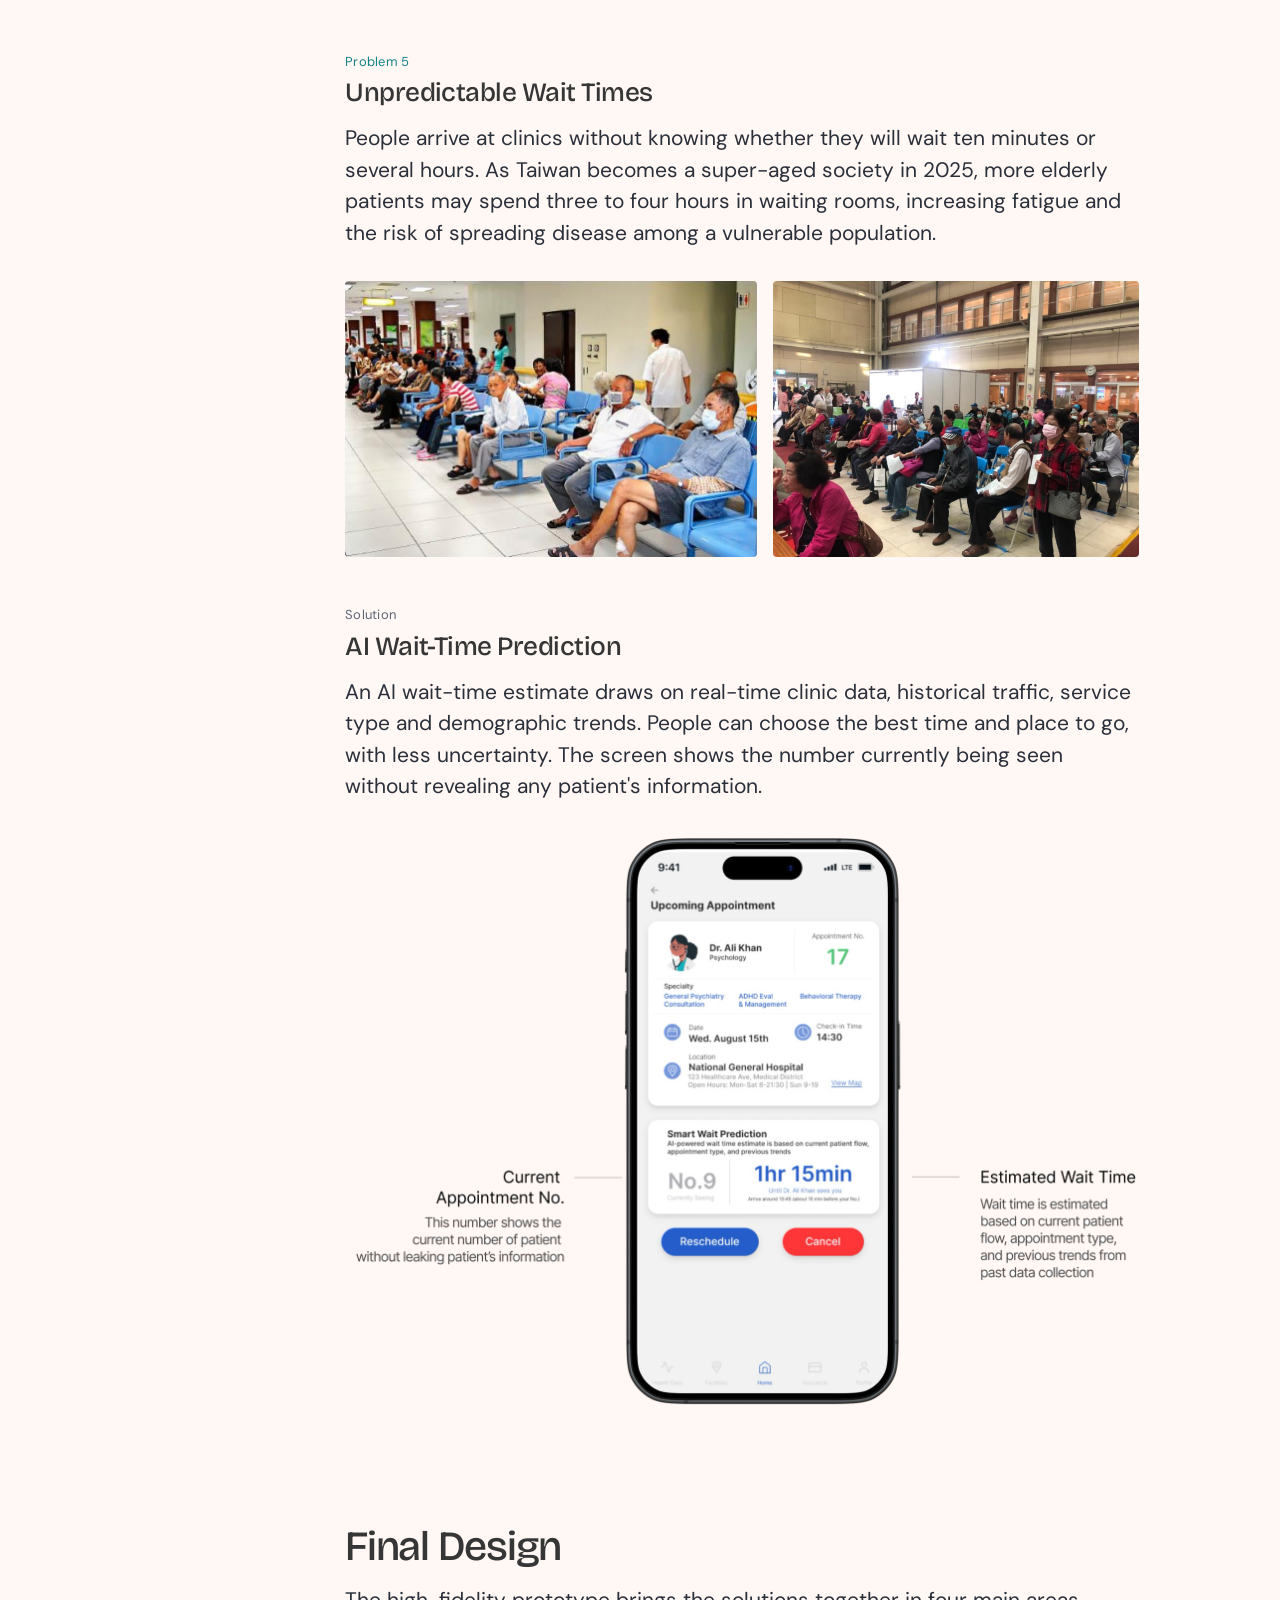
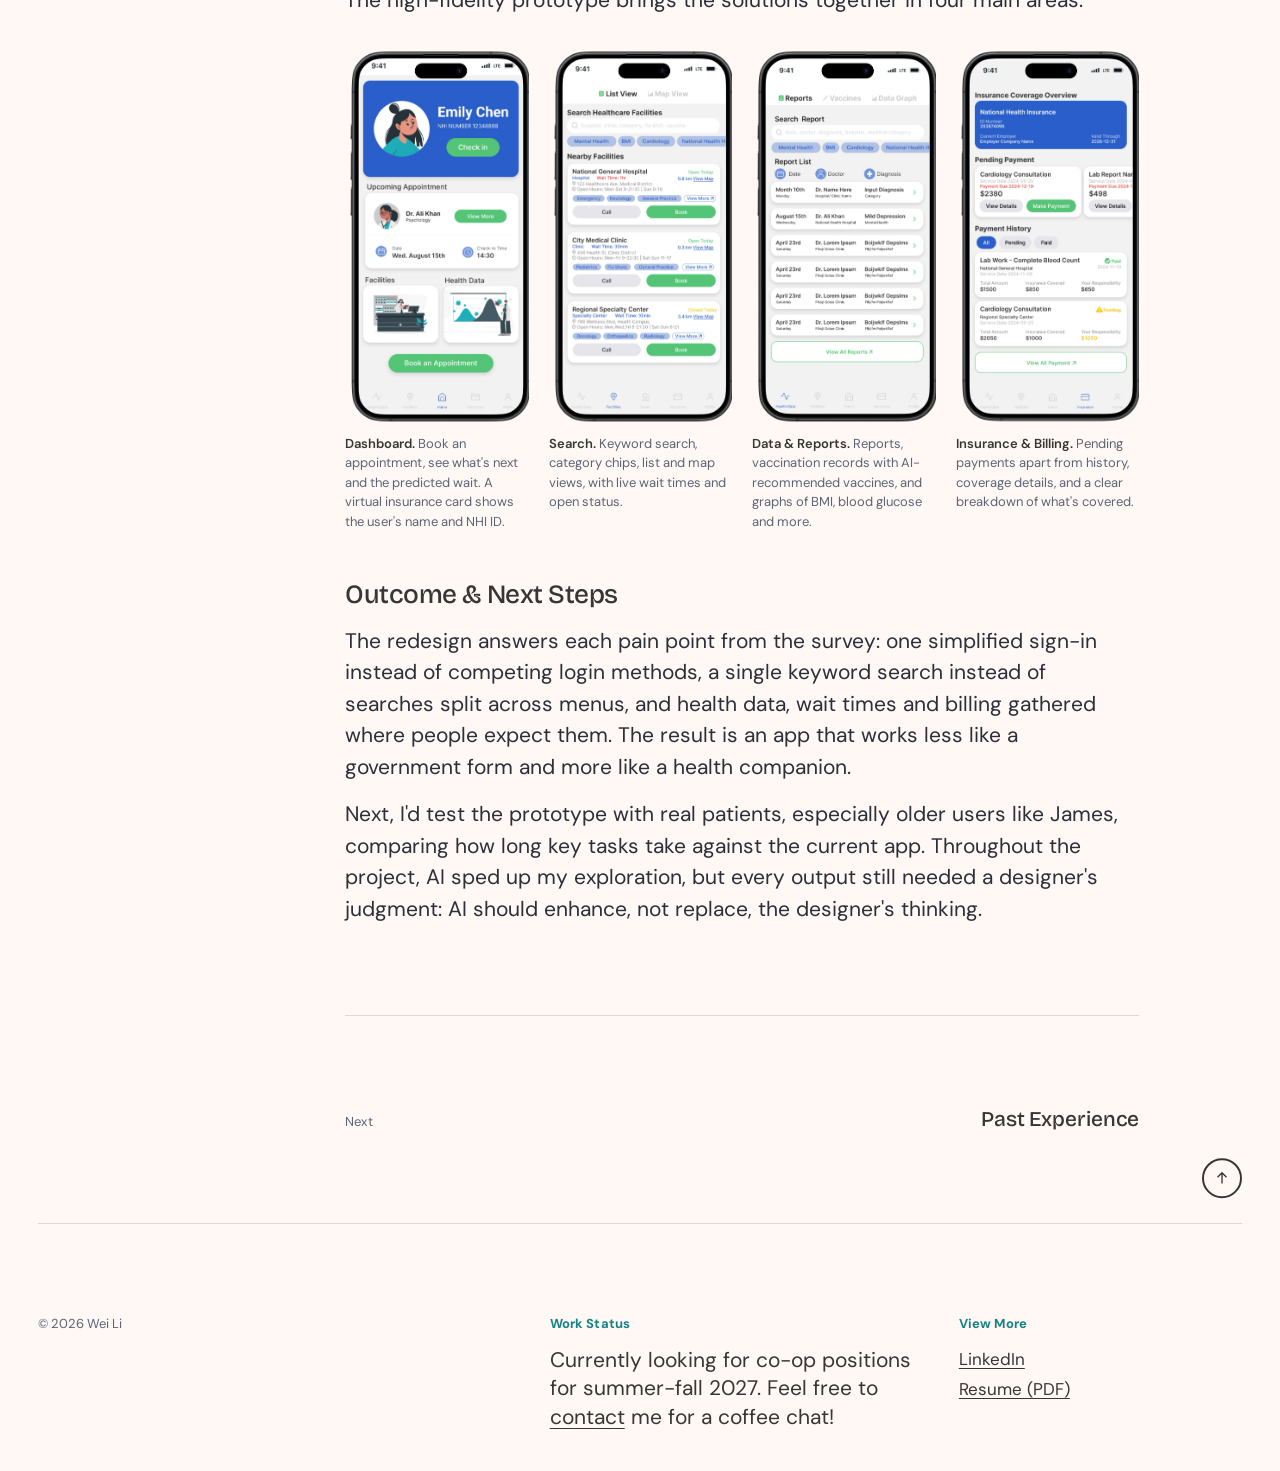
<file: case-study-1.html>
<!doctype html>
<html lang="en">
<head>
  <meta charset="utf-8">
  <meta name="viewport" content="width=device-width, initial-scale=1">
  <title>National Health Insurance, Wei Li</title>
  <meta name="description" content="A UX case study by Wei Li: redesigning Taiwan's National Health Insurance app into a clear, AI-supported health companion.">
  <link rel="preconnect" href="https://fonts.googleapis.com">
  <link rel="preconnect" href="https://fonts.gstatic.com" crossorigin>
  <link rel="stylesheet" href="https://fonts.googleapis.com/css2?family=Bricolage+Grotesque:opsz,wght@12..96,400..700&family=DM+Sans:opsz,wght@9..40,400..700&display=swap">
  <link rel="stylesheet" href="css/styles.css">
  <script src="js/site.js"></script>
</head>
<body>
  <site-nav current="work"></site-nav>

  <main id="main">
    <!-- Content from Wei's 2025 master's application portfolio (Case Study 1). Images: assets/work/nhi/ -->
    <header class="cs-head wrap">
      <a class="cs-head__back" href="work.html">Back to all work</a>
      <h1>National Health Insurance</h1>
      <p class="cs-head__summary">Redesigning Taiwan's National Health Insurance app from an overwhelming government tool into a clear, AI-supported health companion.</p>
      <dl class="cs-facts">
        <div><dt>Project Type</dt><dd>Self-Initiated</dd></div>
        <div><dt>Timeline</dt><dd>8-week design sprint</dd></div>
        <div><dt>Methods</dt><dd>Survey, personas, wireframing, low-fi &amp; hi-fi prototyping</dd></div>
        <div><dt>Tools</dt><dd>Figma, ChatGPT, Gemini</dd></div>
      </dl>
      <div class="cs-hero">
        <img src="assets/work/nhi/01-hero-mockups.jpg" alt="Four redesigned NHI app screens on phones against a blue background: the dashboard, health data graphs, the upcoming appointment with wait-time prediction, and vaccine records" width="1946" height="1372">
      </div>
    </header>

    <div class="cs-mobilebar" aria-hidden="true">
      <div class="cs-mobilebar__row wrap"><span class="cs-mobilebar__name">Overview</span><span class="cs-mobilebar__pct">0%</span></div>
      <div class="cs-mobilebar__track"><div class="cs-mobilebar__fill"></div></div>
    </div>

    <div class="cs-layout wrap">
      <nav class="cs-toc" aria-label="Case study sections">
        <div class="cs-toc__inner">
          <ol>
            <li><a href="#overview">Overview</a></li>
            <li><a href="#research">Research</a></li>
            <li><a href="#personas">Personas</a></li>
            <li><a href="#in-app">In-App Problems</a></li>
            <li><a href="#system">System Problems</a></li>
            <li><a href="#design">Final Design</a></li>
          </ol>
        </div>
      </nav>

      <article class="cs-content">
        <section class="cs-section" id="overview">
          <h2>Overview</h2>
          <p>The National Health Insurance (NHI) app is a government-issued public health tool in Taiwan, yet many users, including myself, struggle with its overwhelming interface, unclear navigation and scattered information architecture.</p>
          <p>As a frequent user of the app during the pandemic, I found it hard to locate basic functions such as completed COVID vaccination doses, medical reports and insurance billing. That frustration made me curious about the root causes of the poor experience.</p>
        </section>

        <section class="cs-section" id="research">
          <h2>Research</h2>
          <h3>User Survey</h3>
          <p>To validate the issue, I surveyed people who actively use the NHI app. Their pain points were consistent: <strong>the login process is complicated</strong>, <strong>functions are hard to find</strong>, the app offers <strong>too many unclear options</strong>, and <strong>function titles are ambiguous</strong>. The usability problems are not isolated, they are systemic.</p>
          <figure>
            <img src="assets/work/nhi/02-survey-results.jpg" alt="Survey results: pie charts of respondents' app usage and bar charts ranking the app's usability problems" loading="lazy" decoding="async" width="1430" height="1390">
            <figcaption>Survey responses from active NHI app users.</figcaption>
          </figure>
          <p>The result is a unified, intuitive and AI-supported NHI app that simplifies navigation, organizes complex health data, makes services easy to search and streamlines insurance billing.</p>
        </section>

        <section class="cs-section" id="personas">
          <h2>Personas</h2>
          <p>The survey findings shaped three personas who represent the different needs of people navigating both the app and the wider healthcare system.</p>
          <div class="cs-personas">
            <article class="persona">
              <img class="persona__avatar" src="assets/work/nhi/03-persona-emily.jpg" alt="" loading="lazy" decoding="async" width="720" height="720">
              <p class="persona__tag">Persona 1</p>
              <h3 class="persona__name">Emily Chen</h3>
              <p class="persona__role">Routine Health Visitor · 29 · Taipei</p>
              <blockquote class="persona__quote">“I just want a quick and easy way to make an appointment, both online and at the counter.”</blockquote>
              <h4>Goals</h4>
              <ul>
                <li>Easily book and manage clinic appointments</li>
                <li>Get reminders for annual check-ups</li>
                <li>Store medical history and vaccination records</li>
              </ul>
              <h4>Frustrations</h4>
              <ul>
                <li>Booking systems that need phone calls or manual registration</li>
                <li>Filling out the same paperwork at every clinic</li>
              </ul>
            </article>
            <article class="persona">
              <img class="persona__avatar" src="assets/work/nhi/03-persona-james.jpg" alt="" loading="lazy" decoding="async" width="720" height="720">
              <p class="persona__tag">Persona 2</p>
              <h3 class="persona__name">Mr. James Wu</h3>
              <p class="persona__role">Project Manager with Chronic Condition · 61 · Taichung</p>
              <blockquote class="persona__quote">“Managing my chronic condition while working long hours is already stressful. I want to access my records &amp; lab results efficiently when needed.”</blockquote>
              <h4>Goals</h4>
              <ul>
                <li>Track medical records and lab results in one place</li>
                <li>Set reminders for medication and hospital visits</li>
                <li>Easily communicate with healthcare providers</li>
              </ul>
              <h4>Frustrations</h4>
              <ul>
                <li>Carrying multiple papers and cards to every appointment</li>
                <li>Hard-to-understand medical records</li>
              </ul>
            </article>
            <article class="persona">
              <img class="persona__avatar" src="assets/work/nhi/03-persona-sofia.jpg" alt="" loading="lazy" decoding="async" width="724" height="724">
              <p class="persona__tag">Persona 3</p>
              <h3 class="persona__name">Sofia Li</h3>
              <p class="persona__role">Newcomer Seeking Primary Care · 35 · Kaohsiung</p>
              <blockquote class="persona__quote">“I need to feel confident about my healthcare choices in a new environment.”</blockquote>
              <h4>Goals</h4>
              <ul>
                <li>Discover trusted clinics nearby</li>
                <li>Register for national health services quickly</li>
                <li>Manage all health interactions digitally</li>
              </ul>
              <h4>Frustrations</h4>
              <ul>
                <li>No central information for new residents</li>
                <li>Delays in registration and first-time appointments</li>
              </ul>
            </article>
          </div>
        </section>

        <section class="cs-section" id="in-app">
          <h2>In-App Problems</h2>
          <p>Research surfaced two layers of problems: usability issues inside the app, and challenges in the healthcare system around it. These are the first layer.</p>

          <p class="cs-eyebrow">Problem 1</p>
          <h3>Complex Log-in Process</h3>
          <p>The current app has no single sign-in flow. It shows multiple login pop-ups, repeated authentication prompts and login buttons scattered across pages, so people re-enter details whenever they open a different feature. It slows them down and makes the app feel disorganized and hard to trust.</p>
          <figure>
            <img src="assets/work/nhi/04-current-login.png" alt="Screenshots of the current NHI app's two separate login screens, annotated that switching between account-and-password and face ID should be one screen, above a bar chart ranking survey pain points with the complex login process near the top" loading="lazy" decoding="async" width="1600" height="1581">
            <figcaption>The current app's login screens, and survey pain points ranked.</figcaption>
          </figure>

          <p class="cs-eyebrow cs-eyebrow--solution">Solution</p>
          <h3>Friendly Onboarding &amp; Sign-Up</h3>
          <p>A personalized onboarding sequence collects the user's basic medical information, chronic conditions and most-visited services, so the app can tailor recommendations, prioritize relevant features and surface nearby clinics.</p>
          <p>People then sign up and log in once, through one simplified screen with biometric support, with no repeated prompts later in the journey.</p>
          <figure>
            <img src="assets/work/nhi/05-onboarding-intro.png" alt="Three onboarding screens introducing the app: National Health Insurance, Insurance and Billing Management, and Healthcare Facilities Search and Booking" loading="lazy" decoding="async" width="1600" height="1764">
          </figure>
          <figure>
            <img src="assets/work/nhi/06-onboarding-signup.png" alt="Sign-up screens: Get Started, scanning the National Health Insurance card, and Set Up Your Profile" loading="lazy" decoding="async" width="1600" height="998">
          </figure>
          <figure>
            <img src="assets/work/nhi/07-onboarding-profile.png" alt="Five profile setup screens asking about medical conditions and most-visited services, ending with You're All Set and the personalized home screen" loading="lazy" decoding="async" width="1600" height="510">
            <figcaption>Onboarding collects health details once, then personalizes the home screen.</figcaption>
          </figure>

          <p class="cs-eyebrow">Problem 2</p>
          <h3>Search Function Is Scattered in Different Levels of Navigation</h3>
          <p>People struggle to find clinics or hospitals that offer the exact service they need, such as a vaccination. Without clear, reliable facility information, they waste time calling clinics, browsing outdated websites or visiting several locations. In the current app, search is split between two different tabs.</p>
          <figure>
            <img src="assets/work/nhi/08-current-search.png" alt="Screenshots of the current app's two separate search flows: list and map search under the Search tab, and dentistry and homecare search under the Home tab" loading="lazy" decoding="async" width="1600" height="1645">
            <figcaption>Facility search is split across the Search and Home tabs today.</figcaption>
          </figure>

          <p class="cs-eyebrow cs-eyebrow--solution">Solution</p>
          <h3>Keyword Search for Facilities</h3>
          <p>One smart search lets people filter clinics and hospitals by vaccination, available services, distance, opening hours and real-time wait status. AI suggests service keywords based on the health details entered at sign-up and on current medical trends.</p>
          <figure>
            <img src="assets/work/nhi/09-facility-search.png" alt="Redesigned search screen annotated with AI-suggested service keywords, real wait time for walk-ins, a list and map view switch, and color-highlighted service status" loading="lazy" decoding="async" width="1600" height="1211">
          </figure>
        </section>

        <section class="cs-section" id="system">
          <h2>System Problems</h2>
          <p>The second layer: challenges across Taiwan's healthcare system that the app can help with.</p>

          <p class="cs-eyebrow">Problem 3</p>
          <h3>Scattered Medical Reports &amp; Health Data</h3>
          <p>Patients with chronic conditions such as diabetes receive reports from several clinics and hospitals. With no single place to follow metrics like blood glucose, kidney function or weight, managing their health becomes overwhelming.</p>

          <p class="cs-eyebrow cs-eyebrow--solution">Solution</p>
          <h3>AI-Powered Health Data Overview</h3>
          <p>The app gathers reports from every clinic and hospital, extracts the key metrics and organizes them into one dashboard. Clear charts and trend analysis help chronic-disease patients understand their long-term progress and spot meaningful patterns.</p>
          <figure>
            <img src="assets/work/nhi/10-health-data.png" alt="Three health data screens: metric cards with a health trend chart, vaccination overview with recommended vaccines, and a searchable report list" loading="lazy" decoding="async" width="1600" height="1352">
          </figure>

          <p class="cs-eyebrow">Problem 4</p>
          <h3>Crowded Hospitals and On-Site Payment</h3>
          <p>Patients often pay medical fees or insurance charges at counters or kiosks, which means long queues, confusion and unnecessary exposure in crowded hospitals.</p>
          <figure>
            <img src="assets/work/nhi/11-crowded-counter.jpg" alt="Patients queueing at a crowded hospital payment counter" loading="lazy" decoding="async" width="1350" height="904">
            <figcaption>Queues at an on-site payment counter.</figcaption>
          </figure>

          <p class="cs-eyebrow cs-eyebrow--solution">Solution</p>
          <h3>Online Billing</h3>
          <p>A secure, mobile-friendly payment system lets people review medical fees, insurance charges and outstanding bills in the app, and pay by credit card, mobile wallet or bank transfer. It reduces on-site congestion, shortens waits and limits exposure in hospitals.</p>
          <figure class="cs-phone">
            <img src="assets/work/nhi/12-online-billing.png" alt="Billing screen showing an insurance coverage card, pending payments with a Make Payment button, and payment history" loading="lazy" decoding="async" width="830" height="1690">
          </figure>

          <p class="cs-eyebrow">Problem 5</p>
          <h3>Unpredictable Wait Times</h3>
          <p>People arrive at clinics without knowing whether they will wait ten minutes or several hours. As Taiwan becomes a super-aged society in 2025, more elderly patients may spend three to four hours in waiting rooms, increasing fatigue and the risk of spreading disease among a vulnerable population.</p>
          <figure class="cs-row">
            <img src="assets/work/nhi/13-waiting-room-a.jpg" style="--ar: 828 / 554" alt="Crowded hospital waiting room with rows of blue seats filled with mostly elderly patients" loading="lazy" decoding="async" width="828" height="554">
            <img src="assets/work/nhi/13-waiting-room-b.jpg" style="--ar: 1283 / 966" alt="Large clinic hall packed with elderly patients waiting on folding chairs, many wearing masks" loading="lazy" decoding="async" width="1283" height="966">
          </figure>

          <p class="cs-eyebrow cs-eyebrow--solution">Solution</p>
          <h3>AI Wait-Time Prediction</h3>
          <p>An AI wait-time estimate draws on real-time clinic data, historical traffic, service type and demographic trends. People can choose the best time and place to go, with less uncertainty. The screen shows the number currently being seen without revealing any patient's information.</p>
          <figure>
            <img src="assets/work/nhi/14-wait-time.png" alt="Upcoming appointment screen annotated with the current appointment number being seen and an estimated wait time of 1 hour 15 minutes" loading="lazy" decoding="async" width="1600" height="1158">
          </figure>
        </section>

        <section class="cs-section" id="design">
          <h2>Final Design</h2>
          <p>The high-fidelity prototype brings the solutions together in four main areas.</p>
          <div class="cs-screens">
            <figure>
              <img src="assets/work/nhi/15-hifi-dashboard.png" alt="Dashboard with a virtual insurance card, upcoming appointment and a Book an Appointment button" loading="lazy" decoding="async" width="850" height="1740">
              <figcaption><strong>Dashboard.</strong> Book an appointment, see what's next and the predicted wait. A virtual insurance card shows the user's name and NHI ID.</figcaption>
            </figure>
            <figure>
              <img src="assets/work/nhi/16-hifi-search.png" alt="Search screen in list view with category chips and nearby facilities showing wait times and open status" loading="lazy" decoding="async" width="850" height="1740">
              <figcaption><strong>Search.</strong> Keyword search, category chips, list and map views, with live wait times and open status.</figcaption>
            </figure>
            <figure>
              <img src="assets/work/nhi/17-hifi-reports.png" alt="Reports screen with tabs for Reports, Vaccines and Data Graph, and a list of reports by date, doctor and diagnosis" loading="lazy" decoding="async" width="850" height="1740">
              <figcaption><strong>Data &amp; Reports.</strong> Reports, vaccination records with AI-recommended vaccines, and graphs of BMI, blood glucose and more.</figcaption>
            </figure>
            <figure>
              <img src="assets/work/nhi/18-hifi-billing.png" alt="Insurance and billing screen with coverage details, pending payments and payment history" loading="lazy" decoding="async" width="850" height="1740">
              <figcaption><strong>Insurance &amp; Billing.</strong> Pending payments apart from history, coverage details, and a clear breakdown of what's covered.</figcaption>
            </figure>
          </div>
          <h3>Outcome &amp; Next Steps</h3>
          <p>The redesign answers each pain point from the survey: one simplified sign-in instead of competing login methods, a single keyword search instead of searches split across menus, and health data, wait times and billing gathered where people expect them. The result is an app that works less like a government form and more like a health companion.</p>
          <p>Next, I'd test the prototype with real patients, especially older users like James, comparing how long key tasks take against the current app. Throughout the project, AI sped up my exploration, but every output still needed a designer's judgment: AI should enhance, not replace, the designer's thinking.</p>
        </section>

        <nav class="cs-next" aria-label="Next">
          <!-- Only case study for now, so this points to past work on About; switch back to case-study-2.html when it's ready.
               The label link is skipped by keyboard and screen readers to avoid a duplicate -->
          <a class="cs-next__label" href="about.html#experience" tabindex="-1" aria-hidden="true">Next</a>
          <a class="cs-next__title cs-next__title--small" href="about.html#experience">Past Experience</a>
        </nav>
      </article>
    </div>

    <div class="cs-progress" aria-hidden="true">
      <span class="cs-progress__pct">0%</span>
      <div class="cs-progress__track"><div class="cs-progress__fill"></div></div>
    </div>
  </main>

  <site-footer></site-footer>
</body>
</html>
</file>
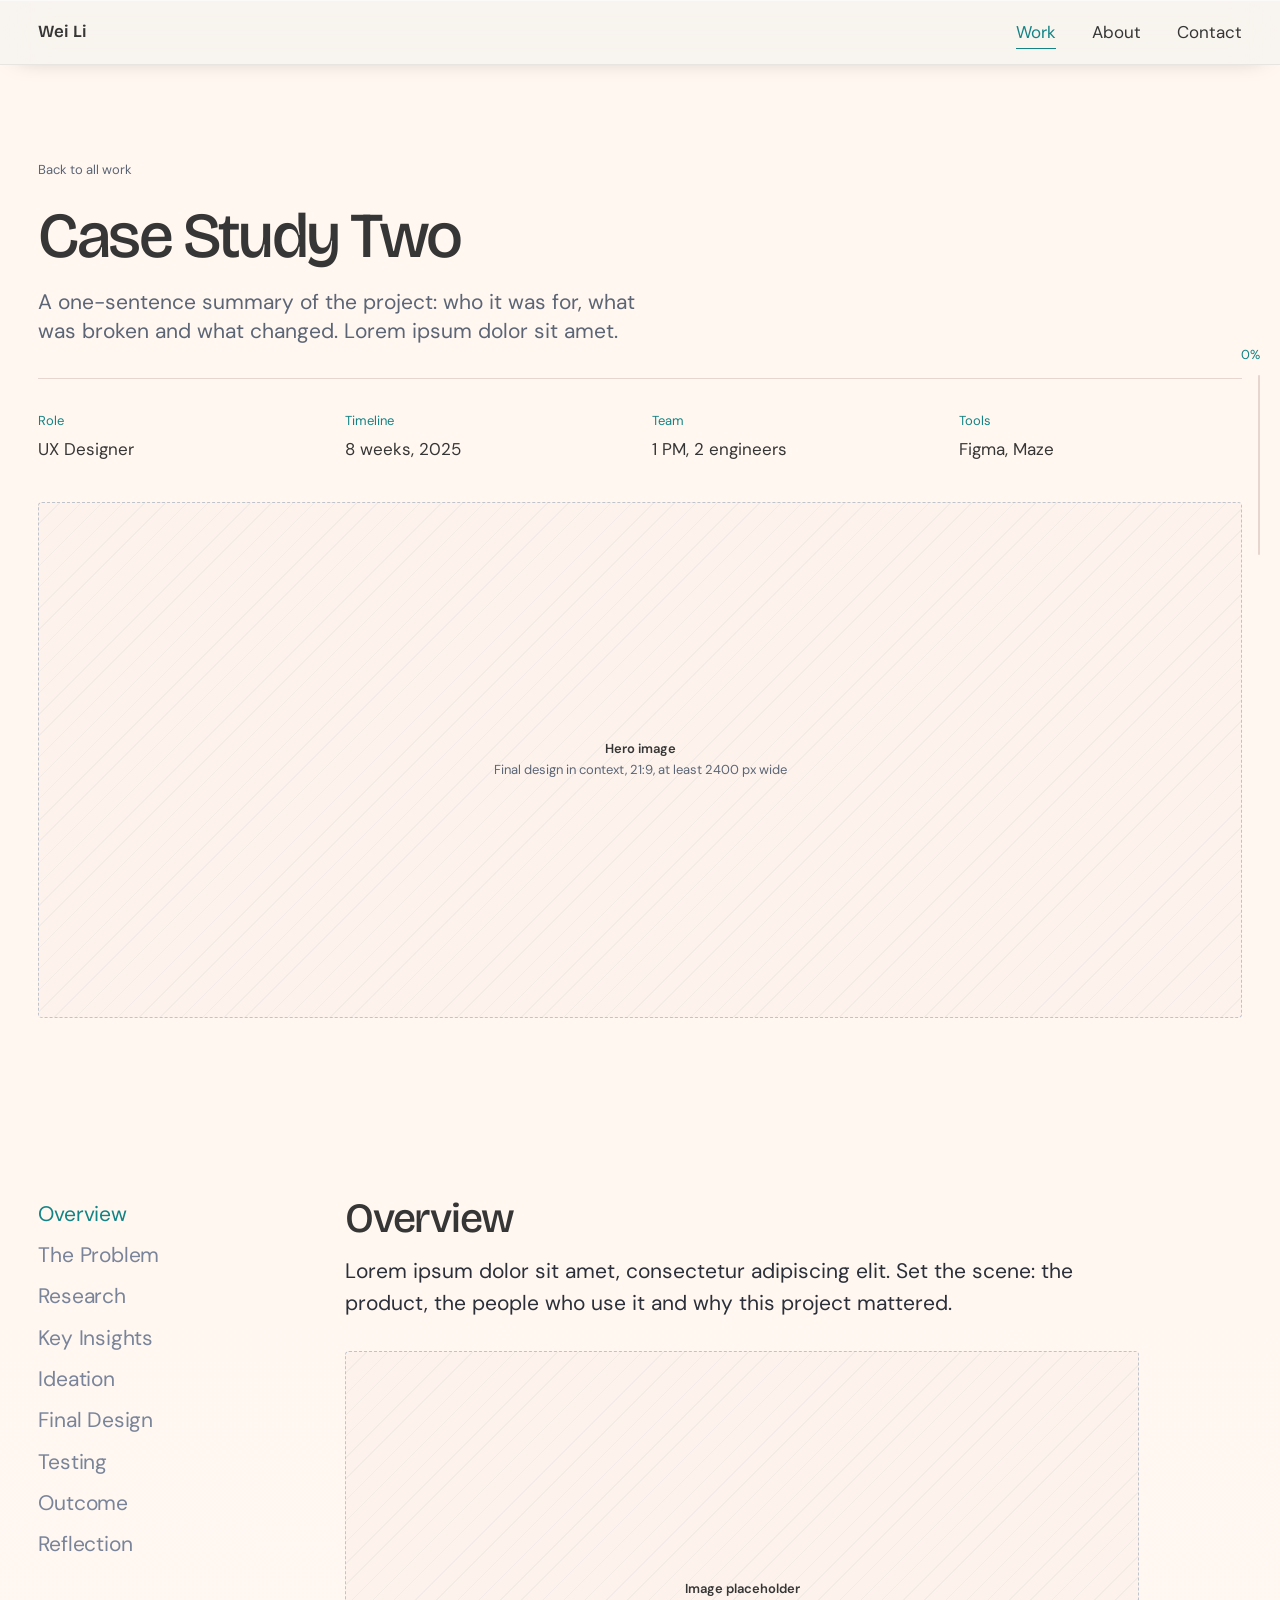
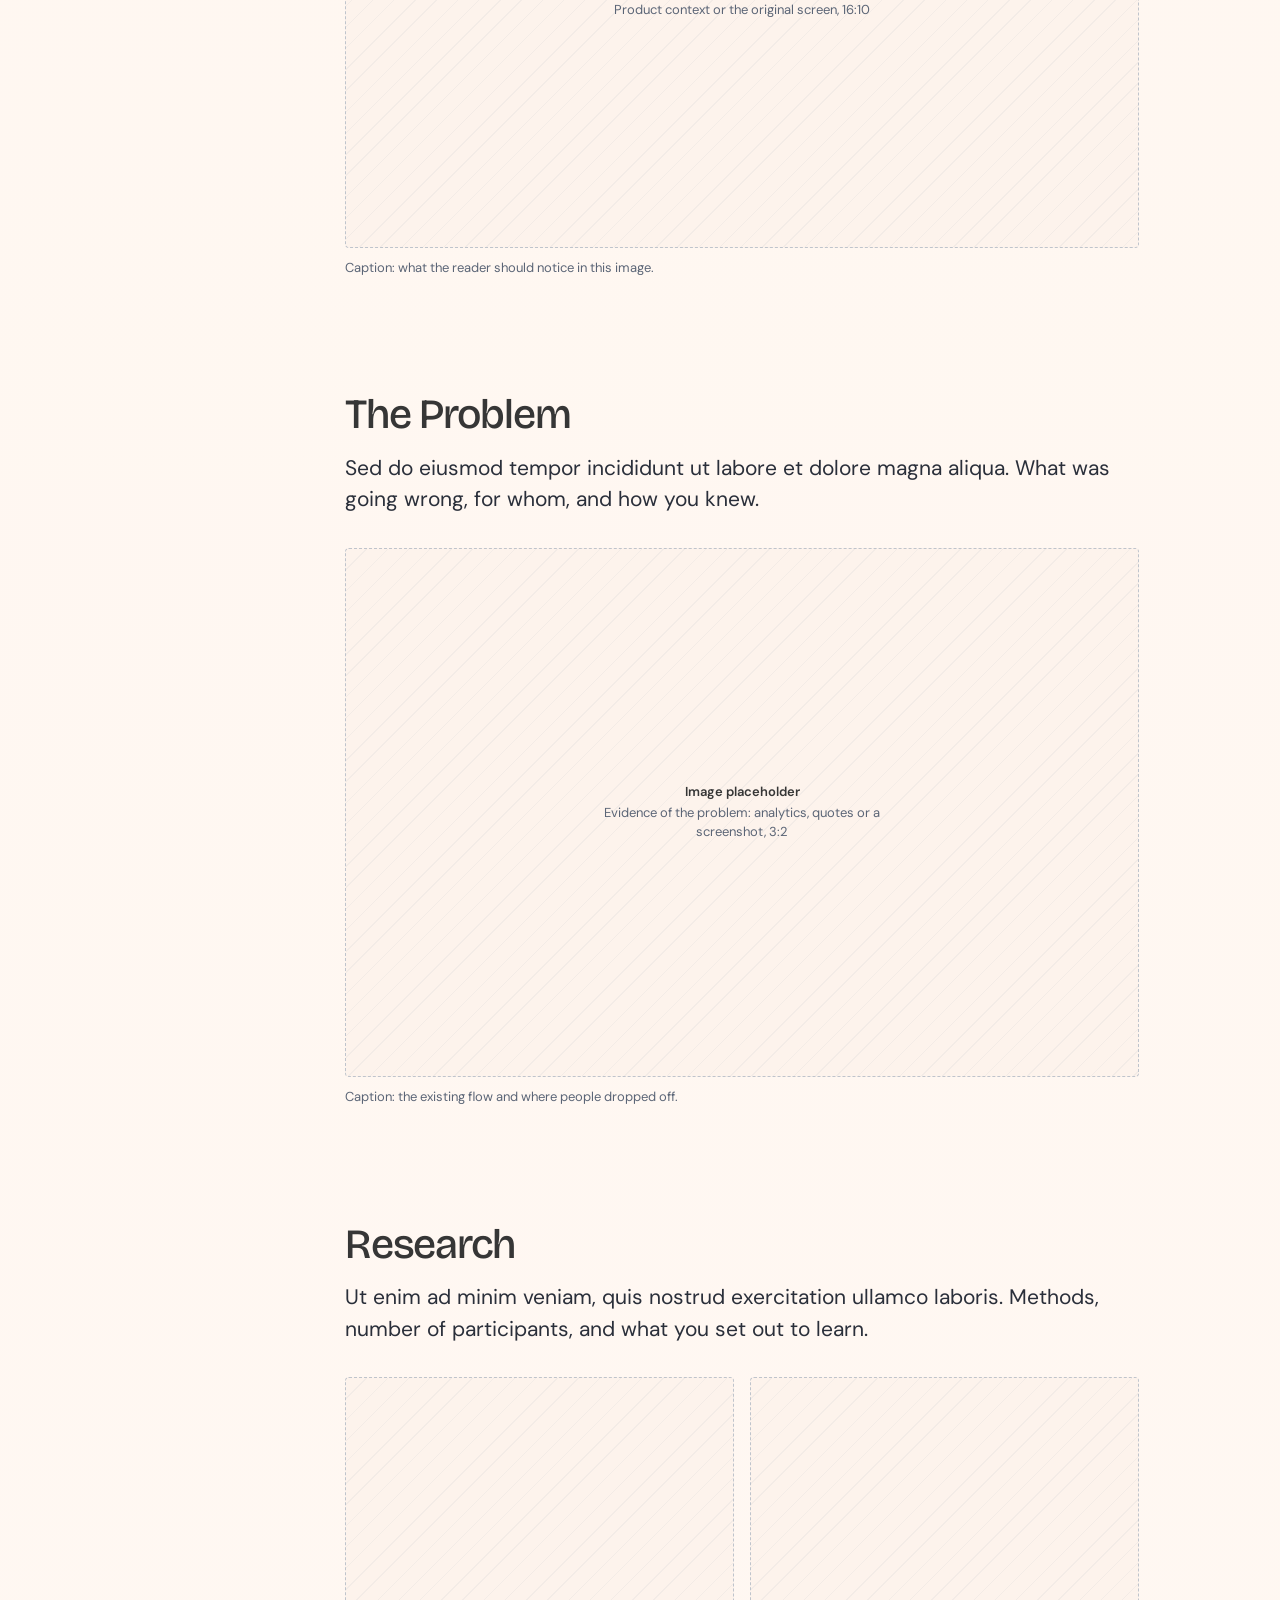
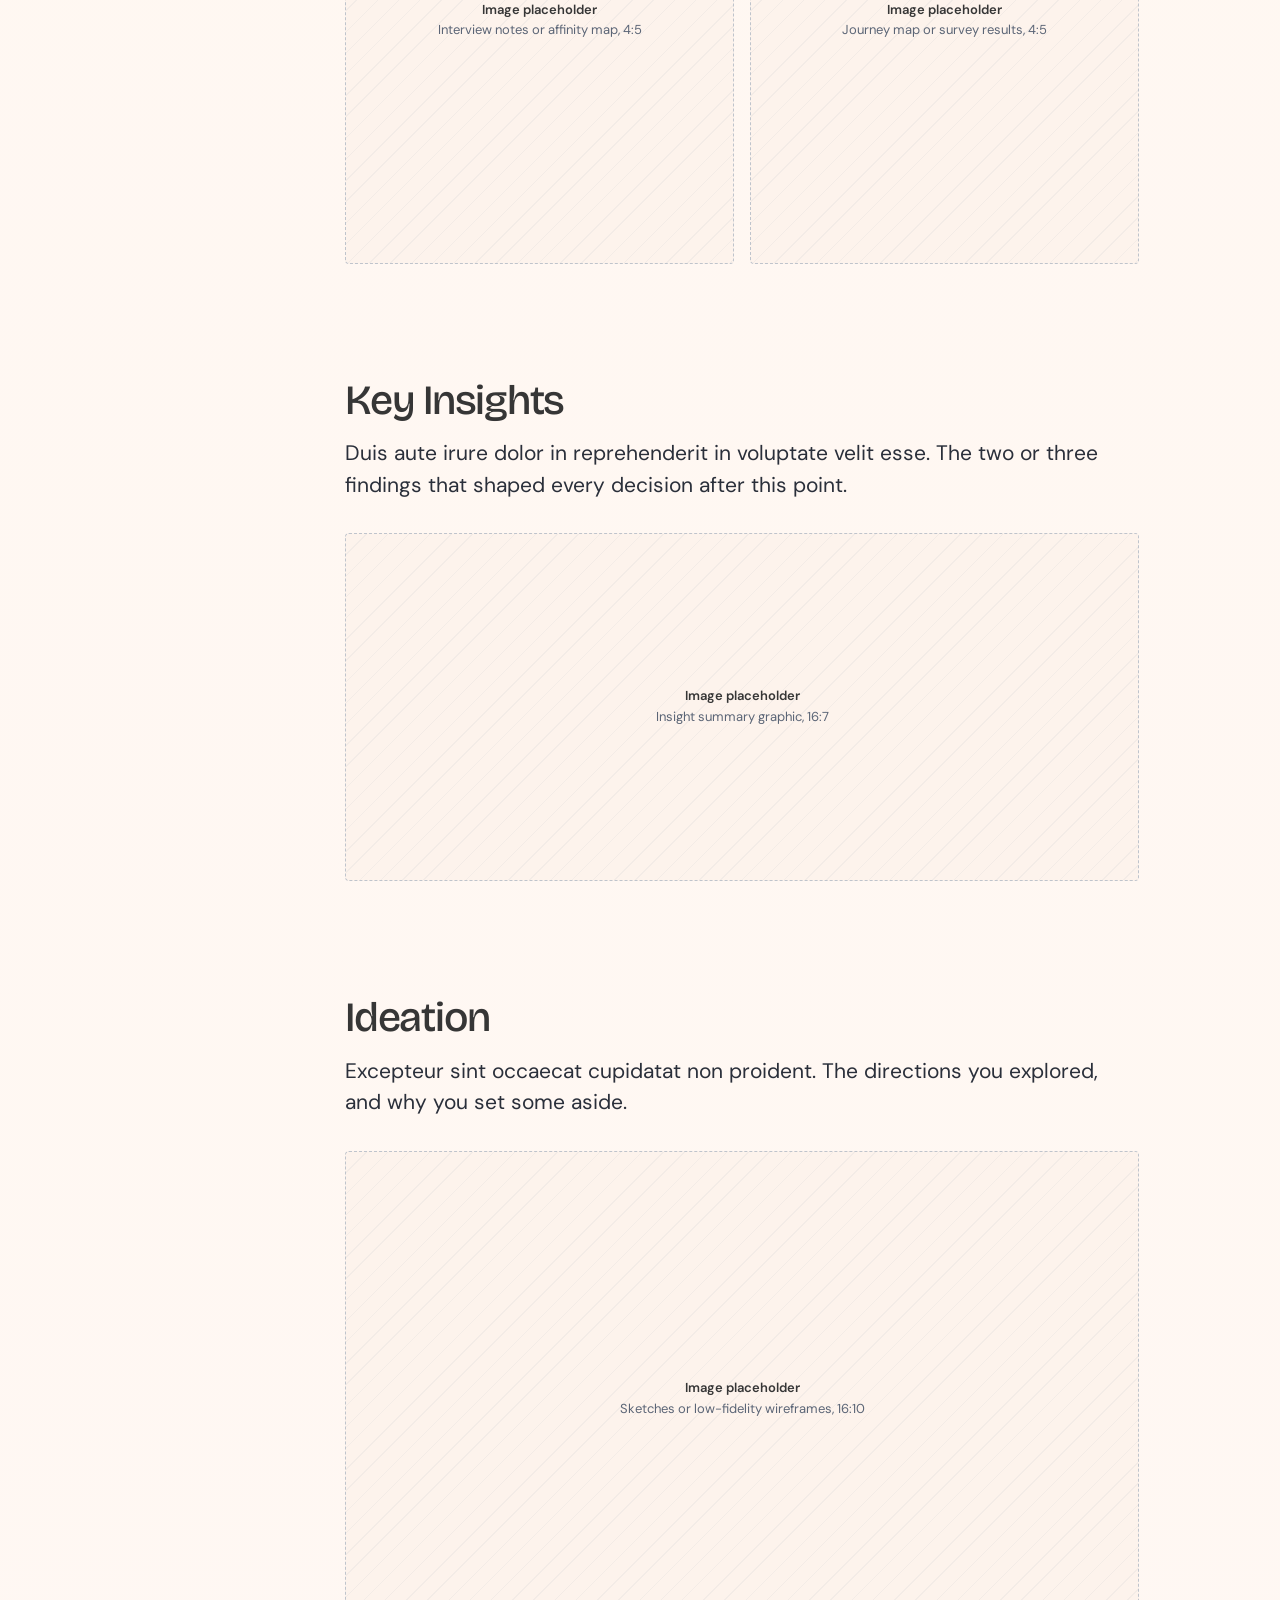
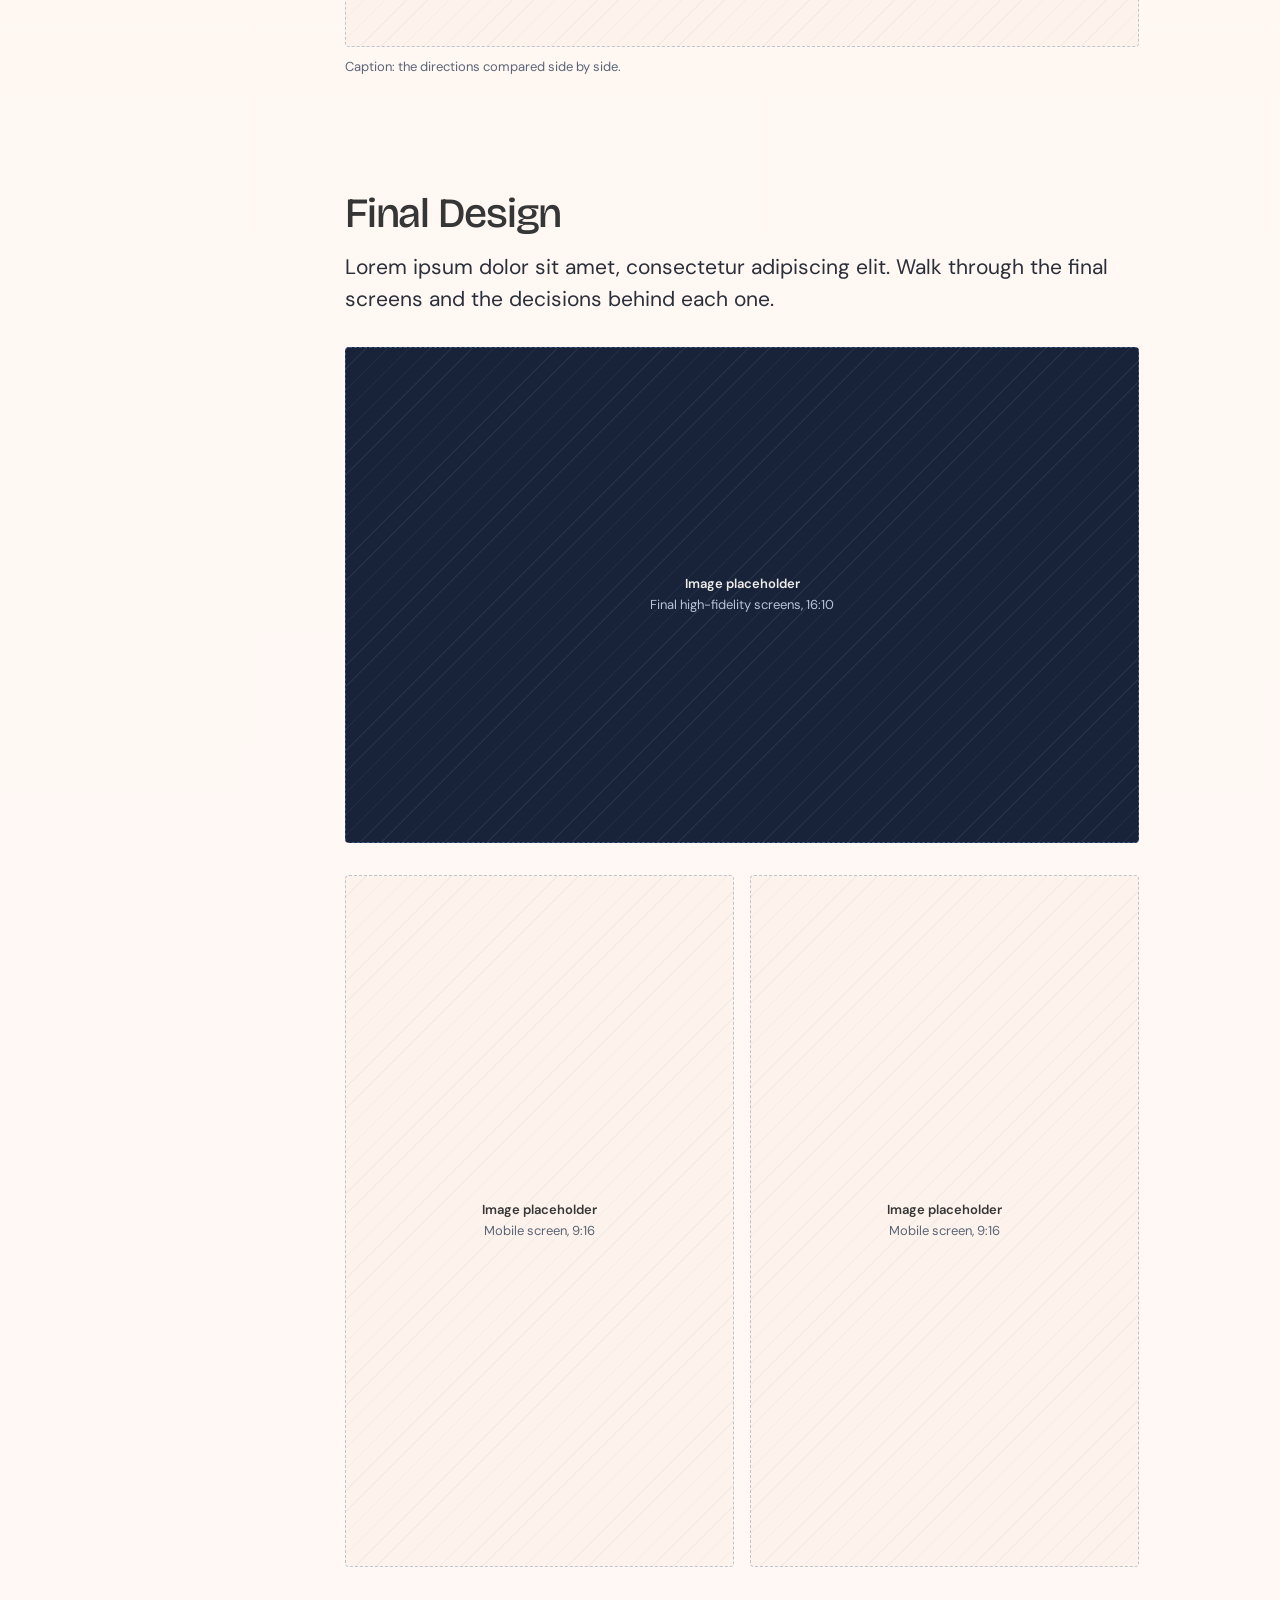
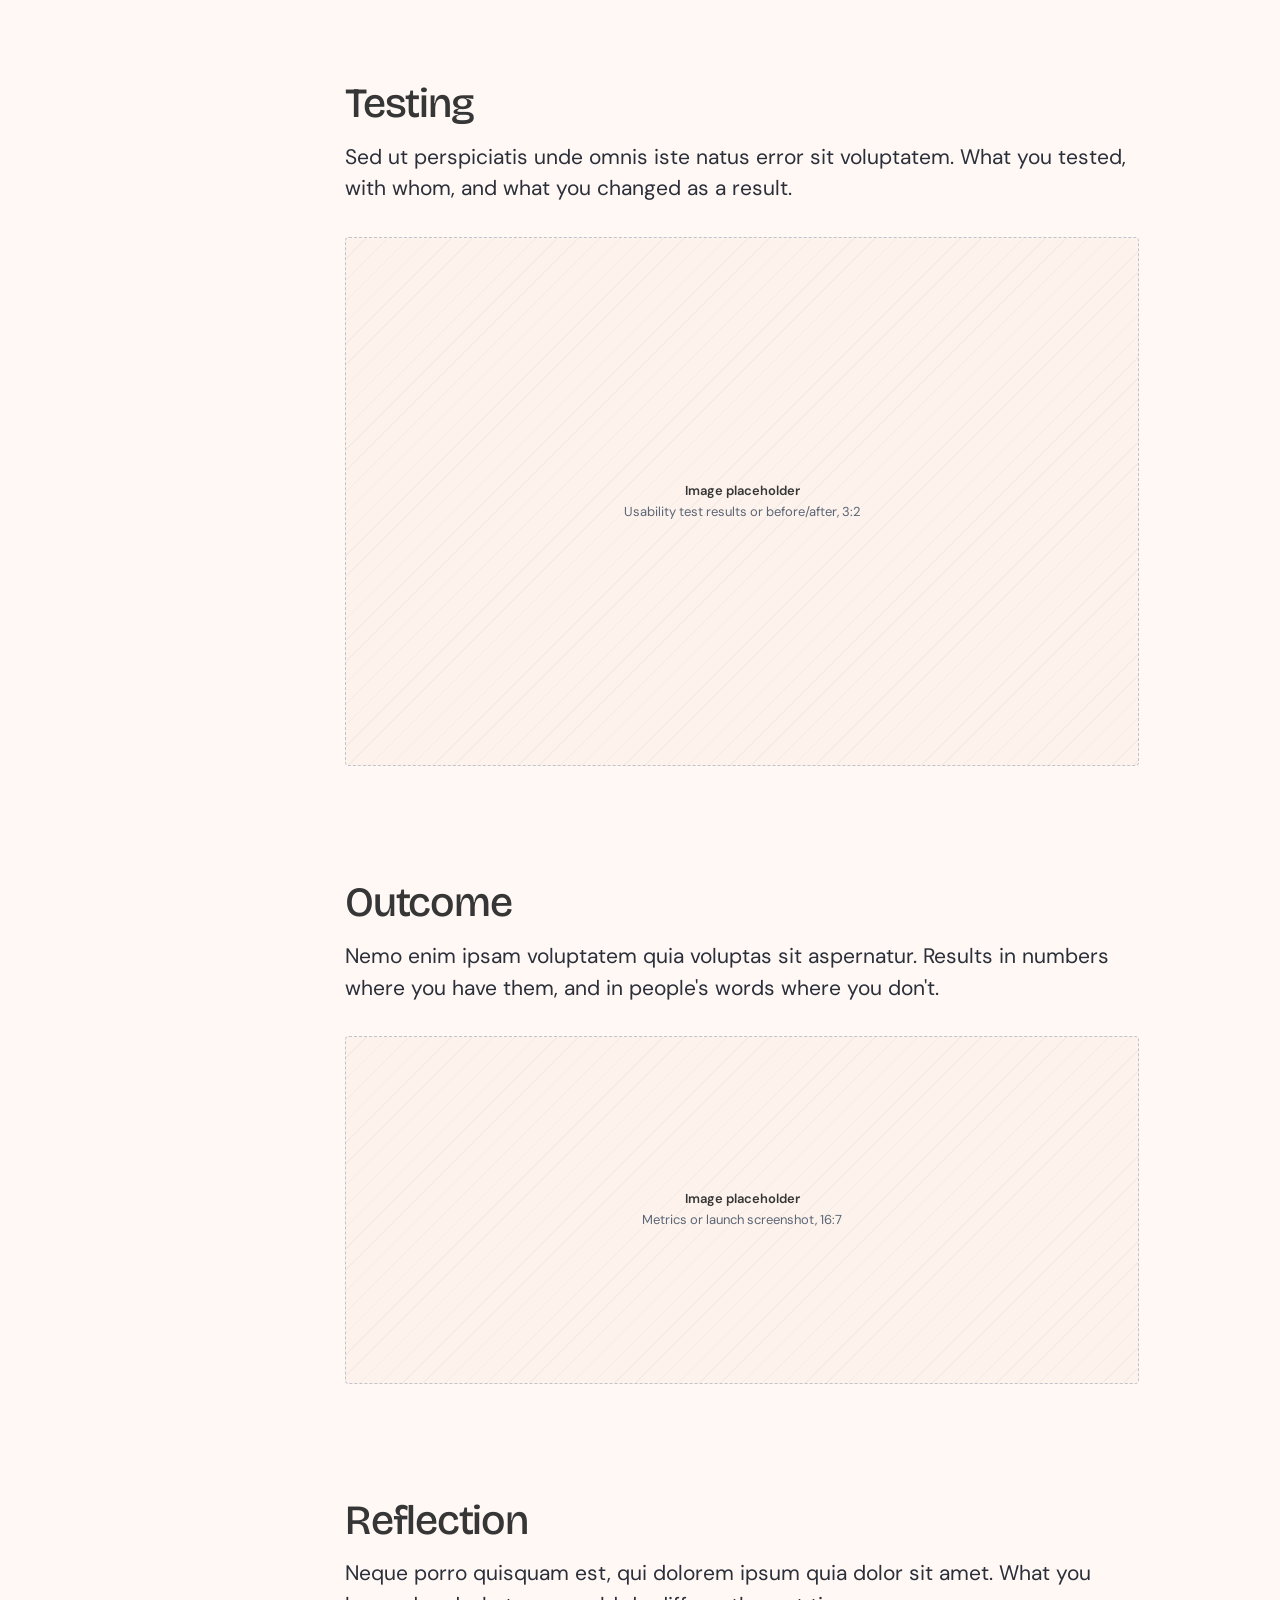
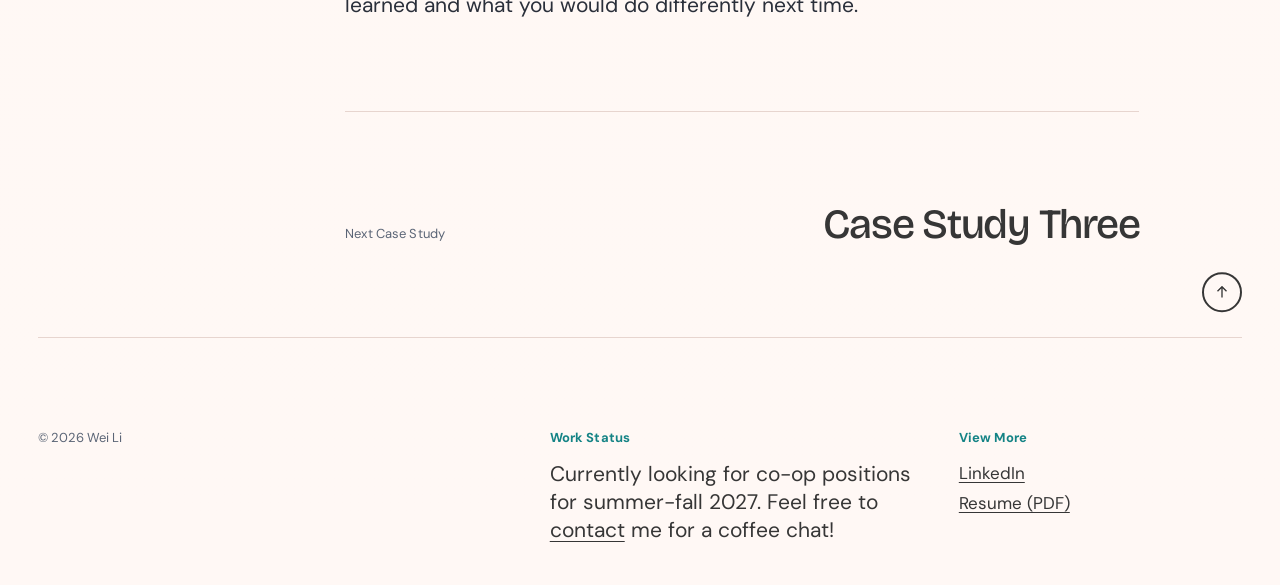
<file: case-study-2.html>
<!doctype html>
<html lang="en">
<head>
  <meta charset="utf-8">
  <meta name="viewport" content="width=device-width, initial-scale=1">
  <title>Case Study Two, Wei Li</title>
  <meta name="description" content="A UX case study by Wei Li.">
  <link rel="preconnect" href="https://fonts.googleapis.com">
  <link rel="preconnect" href="https://fonts.gstatic.com" crossorigin>
  <link rel="stylesheet" href="https://fonts.googleapis.com/css2?family=Bricolage+Grotesque:opsz,wght@12..96,400..700&family=DM+Sans:opsz,wght@9..40,400..700&display=swap">
  <link rel="stylesheet" href="css/styles.css">
  <script src="js/site.js"></script>
</head>
<body>
  <site-nav current="work"></site-nav>

  <main id="main">
    <!-- TODO(Wei): replace title, summary and the four facts -->
    <header class="cs-head wrap">
      <a class="cs-head__back" href="work.html">Back to all work</a>
      <h1>Case Study Two</h1>
      <p class="cs-head__summary">A one-sentence summary of the project: who it was for, what was broken and what changed. Lorem ipsum dolor sit amet.</p>
      <dl class="cs-facts">
        <div><dt>Role</dt><dd>UX Designer</dd></div>
        <div><dt>Timeline</dt><dd>8 weeks, 2025</dd></div>
        <div><dt>Team</dt><dd>1 PM, 2 engineers</dd></div>
        <div><dt>Tools</dt><dd>Figma, Maze</dd></div>
      </dl>
      <div class="cs-hero">
        <div class="ph" style="--ratio: 21 / 9" role="img" aria-label="Hero image placeholder">
          <p class="ph__text"><strong>Hero image</strong>Final design in context, 21:9, at least 2400 px wide</p>
        </div>
      </div>
    </header>

    <div class="cs-mobilebar" aria-hidden="true">
      <div class="cs-mobilebar__row wrap"><span class="cs-mobilebar__name">Overview</span><span class="cs-mobilebar__pct">0%</span></div>
      <div class="cs-mobilebar__track"><div class="cs-mobilebar__fill"></div></div>
    </div>

    <div class="cs-layout wrap">
      <nav class="cs-toc" aria-label="Case study sections">
        <div class="cs-toc__inner">
          <ol>
            <li><a href="#overview">Overview</a></li>
            <li><a href="#problem">The Problem</a></li>
            <li><a href="#research">Research</a></li>
            <li><a href="#insights">Key Insights</a></li>
            <li><a href="#ideation">Ideation</a></li>
            <li><a href="#design">Final Design</a></li>
            <li><a href="#testing">Testing</a></li>
            <li><a href="#outcome">Outcome</a></li>
            <li><a href="#reflection">Reflection</a></li>
          </ol>
        </div>
      </nav>

      <article class="cs-content">
        <section class="cs-section" id="overview">
          <h2>Overview</h2>
          <p>Lorem ipsum dolor sit amet, consectetur adipiscing elit. Set the scene: the product, the people who use it and why this project mattered.</p>
          <figure>
            <div class="ph" role="img" aria-label="Image placeholder: product context">
              <p class="ph__text"><strong>Image placeholder</strong>Product context or the original screen, 16:10</p>
            </div>
            <figcaption>Caption: what the reader should notice in this image.</figcaption>
          </figure>
        </section>

        <section class="cs-section" id="problem">
          <h2>The Problem</h2>
          <p>Sed do eiusmod tempor incididunt ut labore et dolore magna aliqua. What was going wrong, for whom, and how you knew.</p>
          <figure>
            <div class="ph" style="--ratio: 3 / 2" role="img" aria-label="Image placeholder: problem evidence">
              <p class="ph__text"><strong>Image placeholder</strong>Evidence of the problem: analytics, quotes or a screenshot, 3:2</p>
            </div>
            <figcaption>Caption: the existing flow and where people dropped off.</figcaption>
          </figure>
        </section>

        <section class="cs-section" id="research">
          <h2>Research</h2>
          <p>Ut enim ad minim veniam, quis nostrud exercitation ullamco laboris. Methods, number of participants, and what you set out to learn.</p>
          <div class="cs-pair">
            <figure>
              <div class="ph" style="--ratio: 4 / 5" role="img" aria-label="Image placeholder: research artifact one">
                <p class="ph__text"><strong>Image placeholder</strong>Interview notes or affinity map, 4:5</p>
              </div>
            </figure>
            <figure>
              <div class="ph" style="--ratio: 4 / 5" role="img" aria-label="Image placeholder: research artifact two">
                <p class="ph__text"><strong>Image placeholder</strong>Journey map or survey results, 4:5</p>
              </div>
            </figure>
          </div>
        </section>

        <section class="cs-section" id="insights">
          <h2>Key Insights</h2>
          <p>Duis aute irure dolor in reprehenderit in voluptate velit esse. The two or three findings that shaped every decision after this point.</p>
          <figure>
            <div class="ph" style="--ratio: 16 / 7" role="img" aria-label="Image placeholder: insight summary">
              <p class="ph__text"><strong>Image placeholder</strong>Insight summary graphic, 16:7</p>
            </div>
          </figure>
        </section>

        <section class="cs-section" id="ideation">
          <h2>Ideation</h2>
          <p>Excepteur sint occaecat cupidatat non proident. The directions you explored, and why you set some aside.</p>
          <figure>
            <div class="ph" role="img" aria-label="Image placeholder: sketches and wireframes">
              <p class="ph__text"><strong>Image placeholder</strong>Sketches or low-fidelity wireframes, 16:10</p>
            </div>
            <figcaption>Caption: the directions compared side by side.</figcaption>
          </figure>
        </section>

        <section class="cs-section" id="design">
          <h2>Final Design</h2>
          <p>Lorem ipsum dolor sit amet, consectetur adipiscing elit. Walk through the final screens and the decisions behind each one.</p>
          <figure>
            <div class="ph ph--dark" style="--ratio: 16 / 10" role="img" aria-label="Image placeholder: final design">
              <p class="ph__text"><strong>Image placeholder</strong>Final high-fidelity screens, 16:10</p>
            </div>
          </figure>
          <div class="cs-pair">
            <figure>
              <div class="ph" style="--ratio: 9 / 16" role="img" aria-label="Image placeholder: mobile screen one">
                <p class="ph__text"><strong>Image placeholder</strong>Mobile screen, 9:16</p>
              </div>
            </figure>
            <figure>
              <div class="ph" style="--ratio: 9 / 16" role="img" aria-label="Image placeholder: mobile screen two">
                <p class="ph__text"><strong>Image placeholder</strong>Mobile screen, 9:16</p>
              </div>
            </figure>
          </div>
        </section>

        <section class="cs-section" id="testing">
          <h2>Testing</h2>
          <p>Sed ut perspiciatis unde omnis iste natus error sit voluptatem. What you tested, with whom, and what you changed as a result.</p>
          <figure>
            <div class="ph" style="--ratio: 3 / 2" role="img" aria-label="Image placeholder: usability test results">
              <p class="ph__text"><strong>Image placeholder</strong>Usability test results or before/after, 3:2</p>
            </div>
          </figure>
        </section>

        <section class="cs-section" id="outcome">
          <h2>Outcome</h2>
          <p>Nemo enim ipsam voluptatem quia voluptas sit aspernatur. Results in numbers where you have them, and in people's words where you don't.</p>
          <figure>
            <div class="ph" style="--ratio: 16 / 7" role="img" aria-label="Image placeholder: outcome metrics">
              <p class="ph__text"><strong>Image placeholder</strong>Metrics or launch screenshot, 16:7</p>
            </div>
          </figure>
        </section>

        <section class="cs-section" id="reflection">
          <h2>Reflection</h2>
          <p>Neque porro quisquam est, qui dolorem ipsum quia dolor sit amet. What you learned and what you would do differently next time.</p>
        </section>

        <nav class="cs-next" aria-label="Next case study">
          <!-- Both go to the next case study; the label link is skipped by keyboard and screen readers to avoid a duplicate -->
          <a class="cs-next__label" href="case-study-3.html" tabindex="-1" aria-hidden="true">Next Case Study</a>
          <a class="cs-next__title" href="case-study-3.html">Case Study Three</a>
        </nav>
      </article>
    </div>

    <div class="cs-progress" aria-hidden="true">
      <span class="cs-progress__pct">0%</span>
      <div class="cs-progress__track"><div class="cs-progress__fill"></div></div>
    </div>
  </main>

  <site-footer></site-footer>
</body>
</html>
</file>
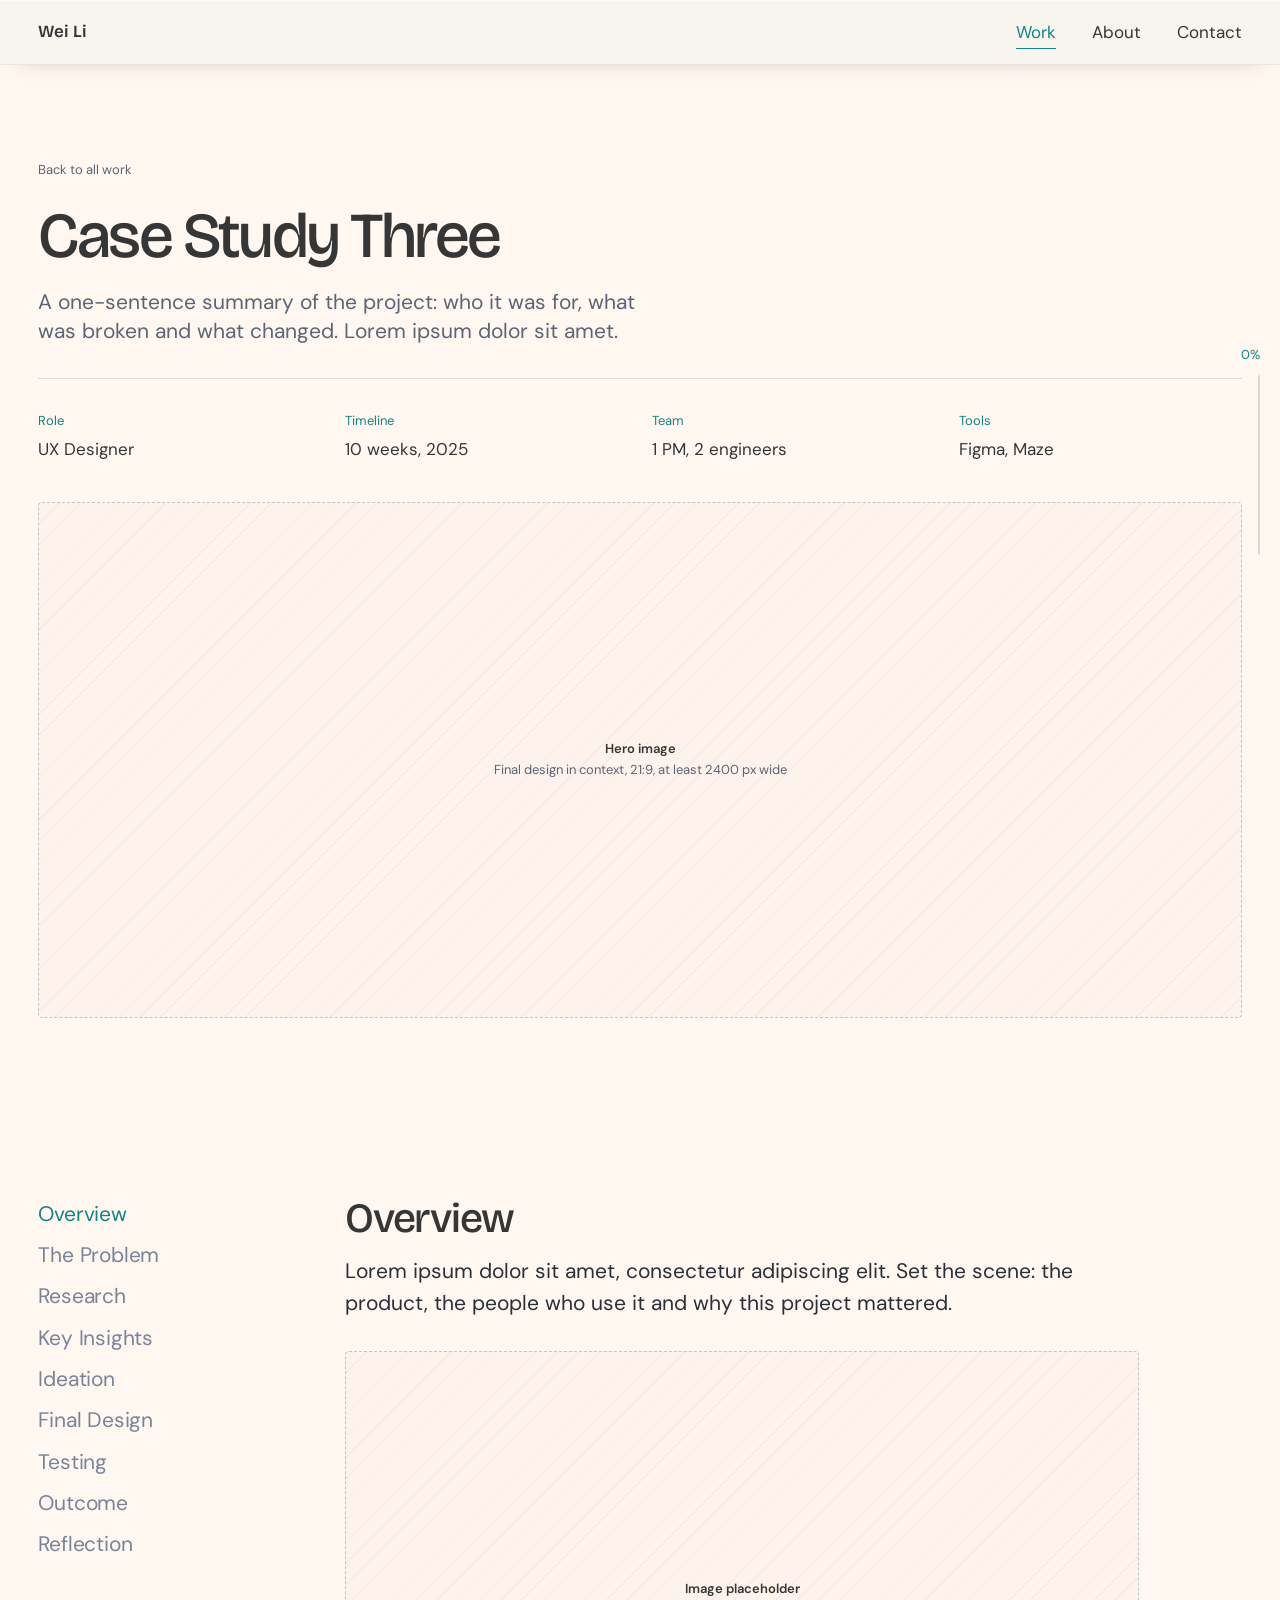
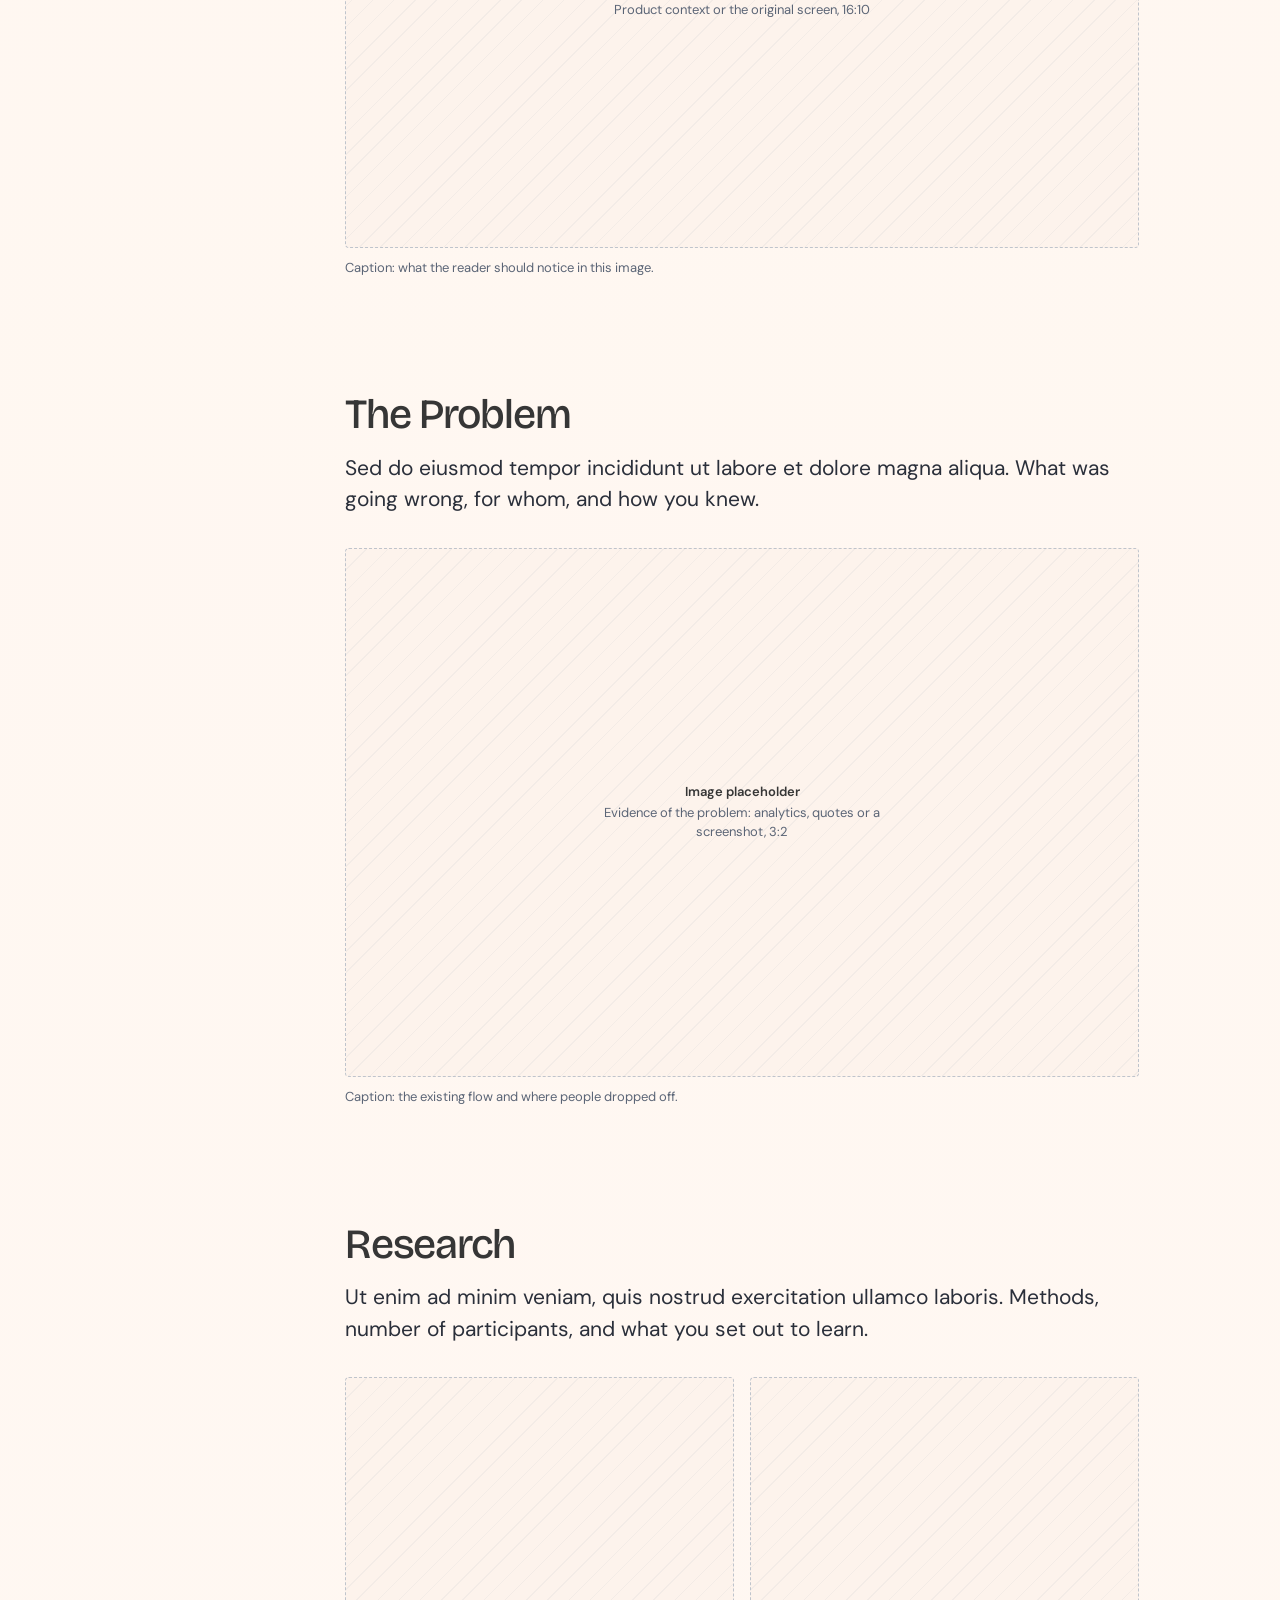
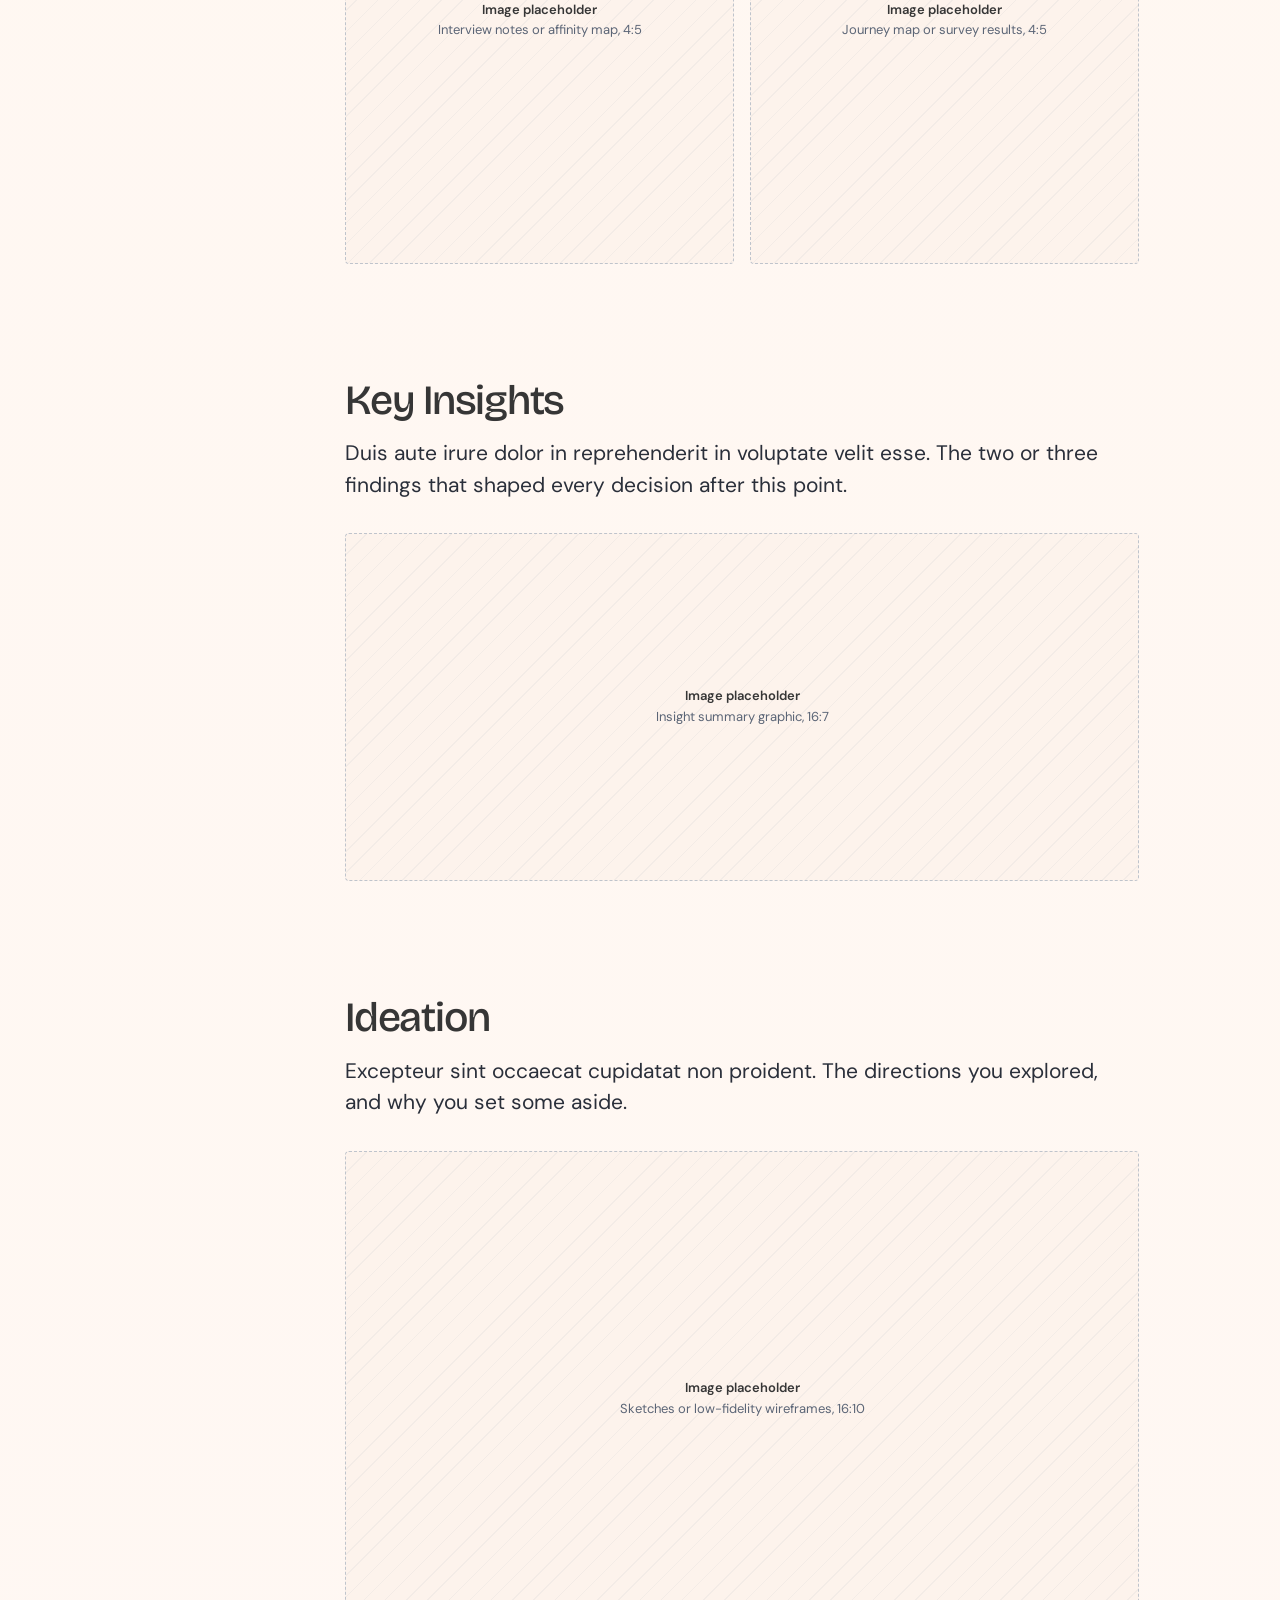
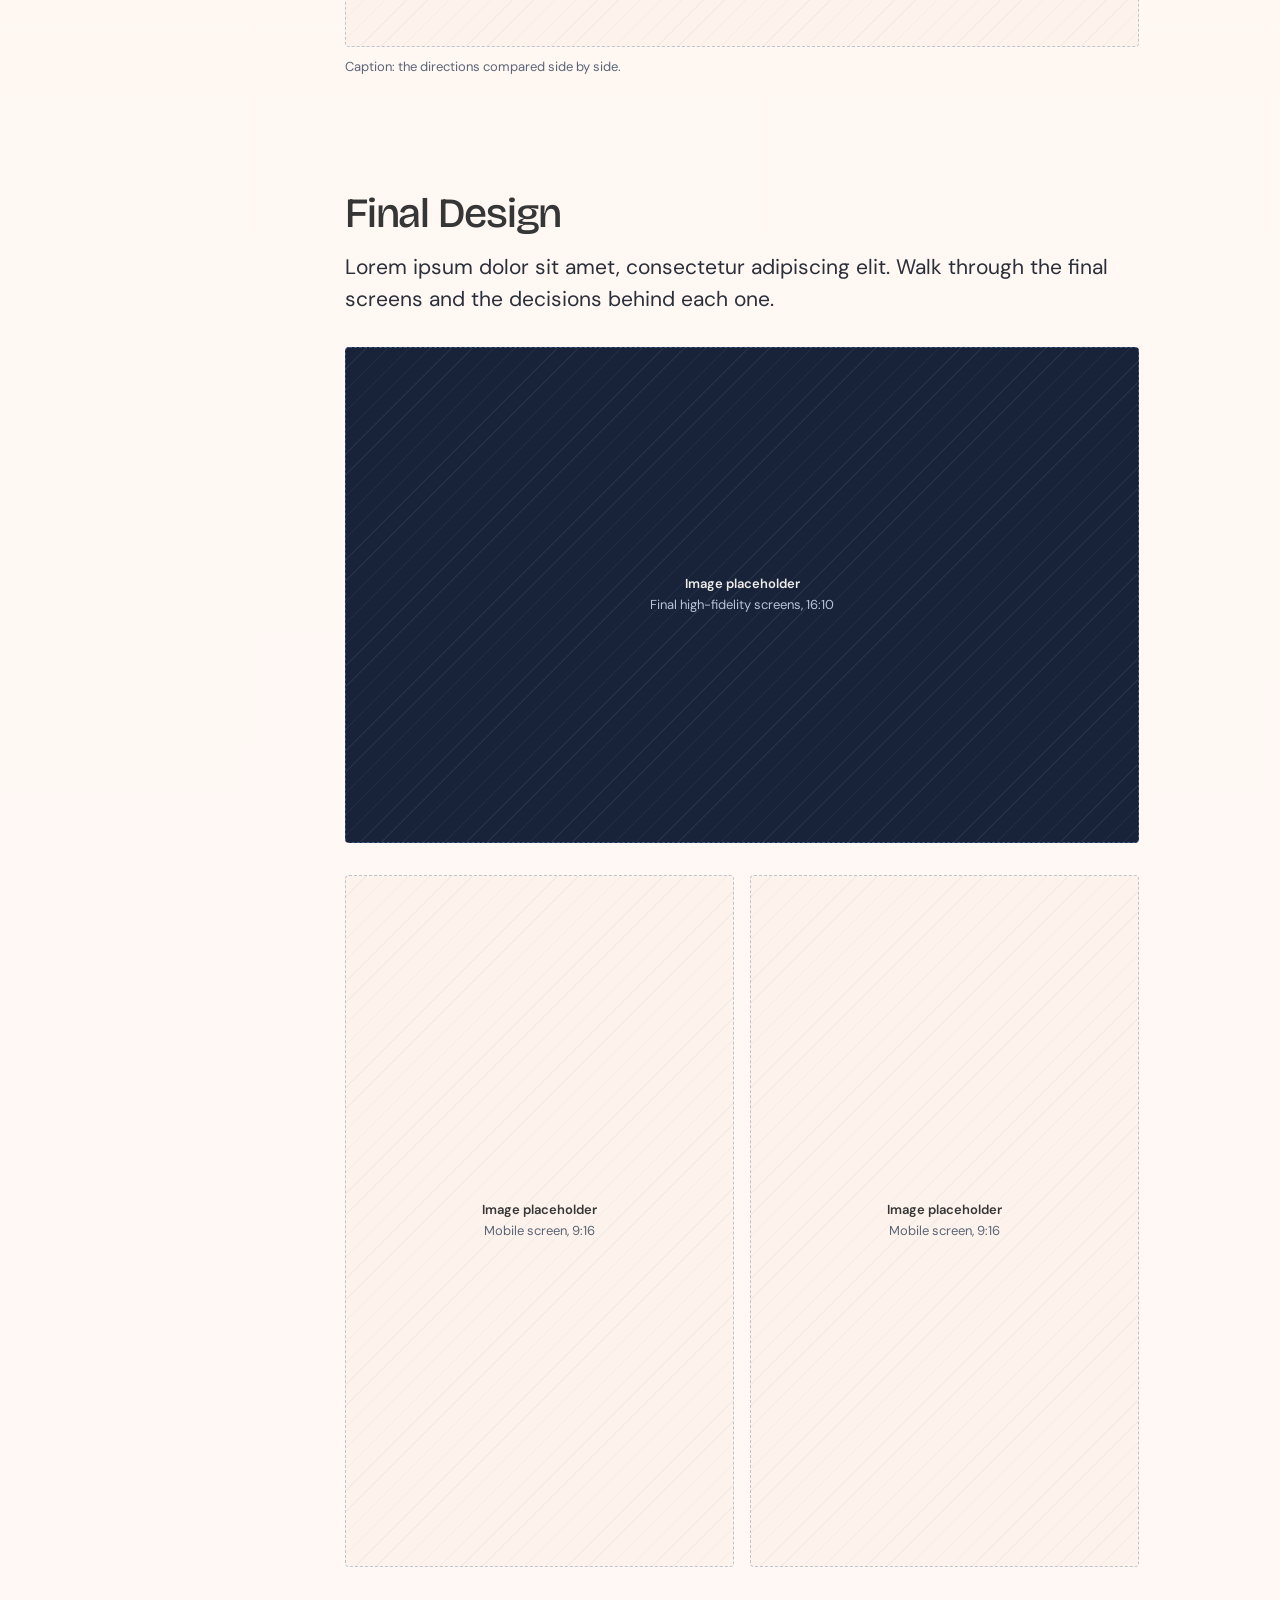
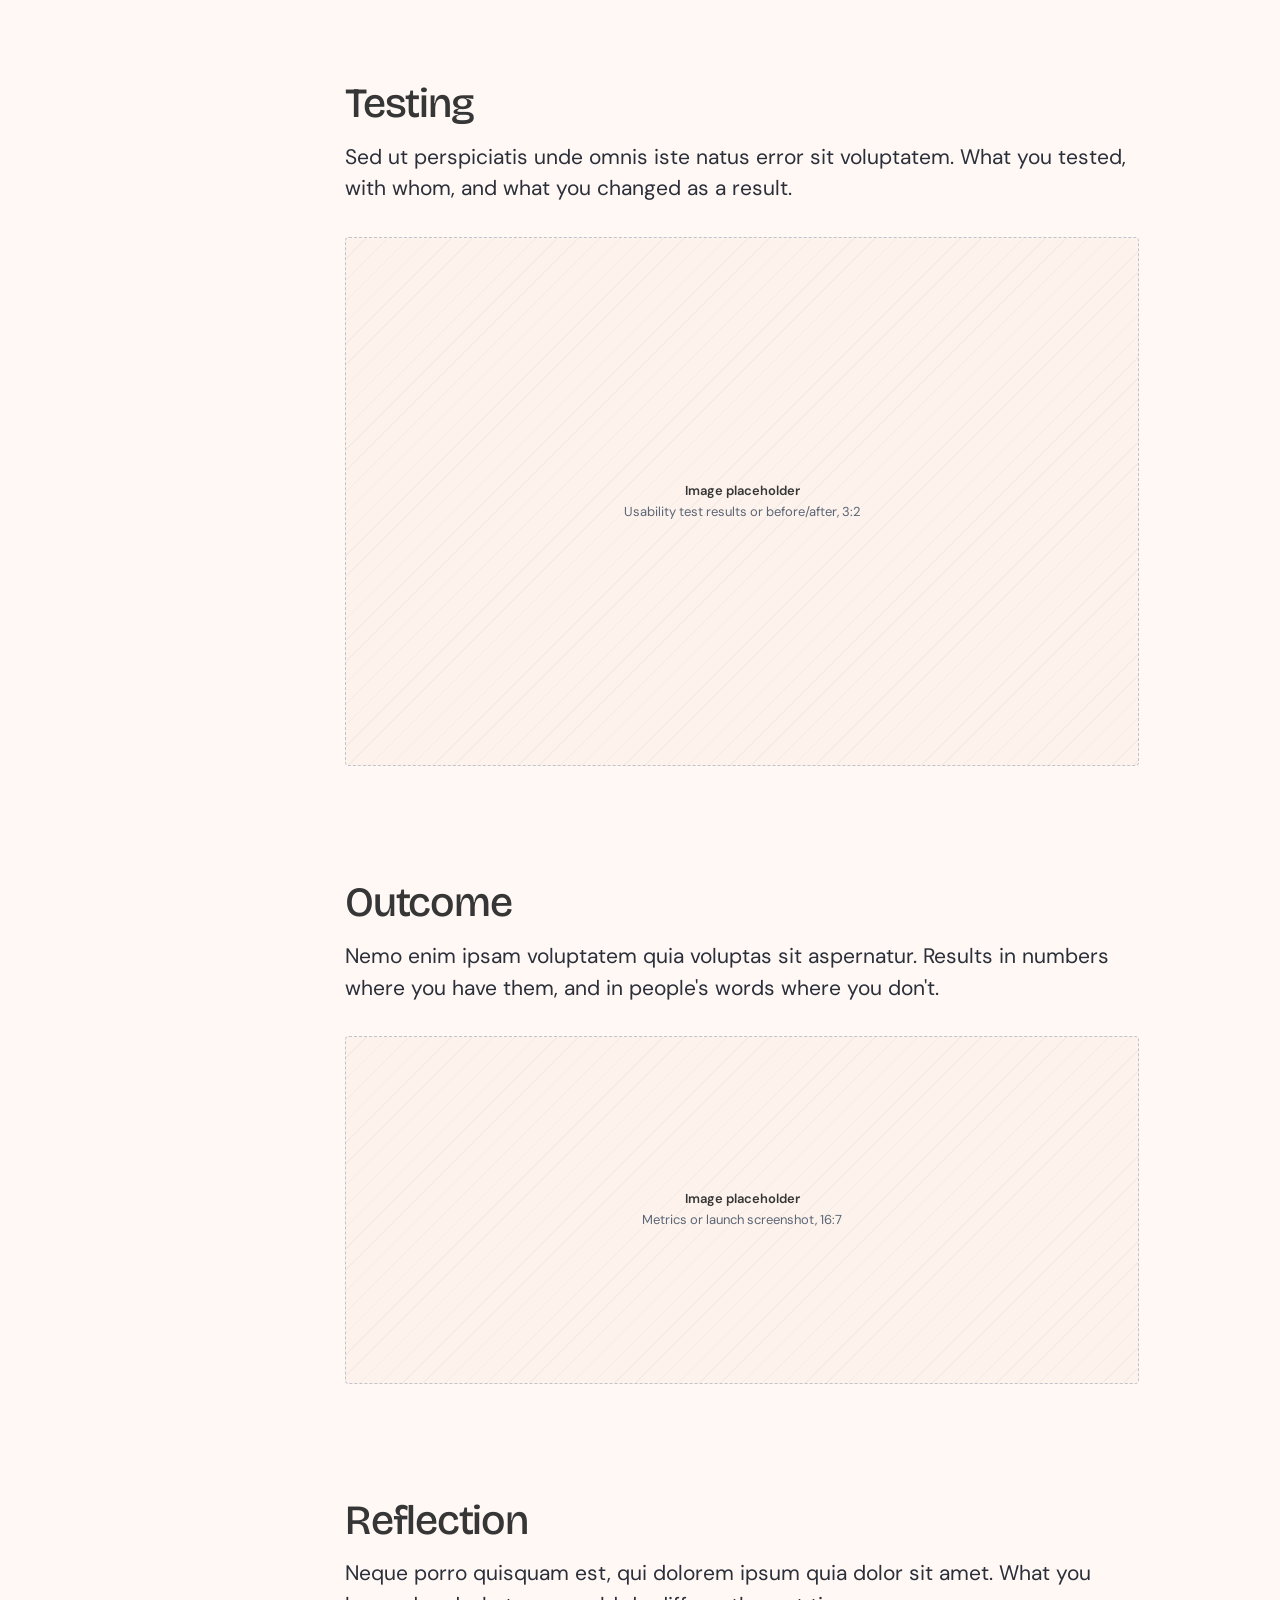
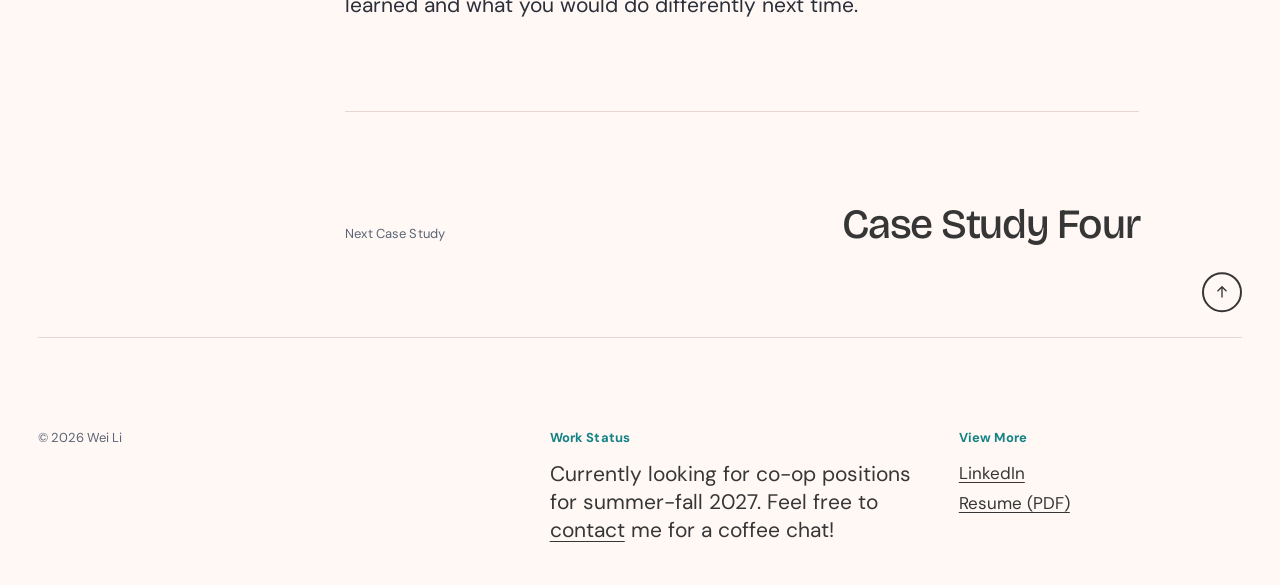
<file: case-study-3.html>
<!doctype html>
<html lang="en">
<head>
  <meta charset="utf-8">
  <meta name="viewport" content="width=device-width, initial-scale=1">
  <title>Case Study Three, Wei Li</title>
  <meta name="description" content="A UX case study by Wei Li.">
  <link rel="preconnect" href="https://fonts.googleapis.com">
  <link rel="preconnect" href="https://fonts.gstatic.com" crossorigin>
  <link rel="stylesheet" href="https://fonts.googleapis.com/css2?family=Bricolage+Grotesque:opsz,wght@12..96,400..700&family=DM+Sans:opsz,wght@9..40,400..700&display=swap">
  <link rel="stylesheet" href="css/styles.css">
  <script src="js/site.js"></script>
</head>
<body>
  <site-nav current="work"></site-nav>

  <main id="main">
    <!-- TODO(Wei): replace title, summary and the four facts -->
    <header class="cs-head wrap">
      <a class="cs-head__back" href="work.html">Back to all work</a>
      <h1>Case Study Three</h1>
      <p class="cs-head__summary">A one-sentence summary of the project: who it was for, what was broken and what changed. Lorem ipsum dolor sit amet.</p>
      <dl class="cs-facts">
        <div><dt>Role</dt><dd>UX Designer</dd></div>
        <div><dt>Timeline</dt><dd>10 weeks, 2025</dd></div>
        <div><dt>Team</dt><dd>1 PM, 2 engineers</dd></div>
        <div><dt>Tools</dt><dd>Figma, Maze</dd></div>
      </dl>
      <div class="cs-hero">
        <div class="ph" style="--ratio: 21 / 9" role="img" aria-label="Hero image placeholder">
          <p class="ph__text"><strong>Hero image</strong>Final design in context, 21:9, at least 2400 px wide</p>
        </div>
      </div>
    </header>

    <div class="cs-mobilebar" aria-hidden="true">
      <div class="cs-mobilebar__row wrap"><span class="cs-mobilebar__name">Overview</span><span class="cs-mobilebar__pct">0%</span></div>
      <div class="cs-mobilebar__track"><div class="cs-mobilebar__fill"></div></div>
    </div>

    <div class="cs-layout wrap">
      <nav class="cs-toc" aria-label="Case study sections">
        <div class="cs-toc__inner">
          <ol>
            <li><a href="#overview">Overview</a></li>
            <li><a href="#problem">The Problem</a></li>
            <li><a href="#research">Research</a></li>
            <li><a href="#insights">Key Insights</a></li>
            <li><a href="#ideation">Ideation</a></li>
            <li><a href="#design">Final Design</a></li>
            <li><a href="#testing">Testing</a></li>
            <li><a href="#outcome">Outcome</a></li>
            <li><a href="#reflection">Reflection</a></li>
          </ol>
        </div>
      </nav>

      <article class="cs-content">
        <section class="cs-section" id="overview">
          <h2>Overview</h2>
          <p>Lorem ipsum dolor sit amet, consectetur adipiscing elit. Set the scene: the product, the people who use it and why this project mattered.</p>
          <figure>
            <div class="ph" role="img" aria-label="Image placeholder: product context">
              <p class="ph__text"><strong>Image placeholder</strong>Product context or the original screen, 16:10</p>
            </div>
            <figcaption>Caption: what the reader should notice in this image.</figcaption>
          </figure>
        </section>

        <section class="cs-section" id="problem">
          <h2>The Problem</h2>
          <p>Sed do eiusmod tempor incididunt ut labore et dolore magna aliqua. What was going wrong, for whom, and how you knew.</p>
          <figure>
            <div class="ph" style="--ratio: 3 / 2" role="img" aria-label="Image placeholder: problem evidence">
              <p class="ph__text"><strong>Image placeholder</strong>Evidence of the problem: analytics, quotes or a screenshot, 3:2</p>
            </div>
            <figcaption>Caption: the existing flow and where people dropped off.</figcaption>
          </figure>
        </section>

        <section class="cs-section" id="research">
          <h2>Research</h2>
          <p>Ut enim ad minim veniam, quis nostrud exercitation ullamco laboris. Methods, number of participants, and what you set out to learn.</p>
          <div class="cs-pair">
            <figure>
              <div class="ph" style="--ratio: 4 / 5" role="img" aria-label="Image placeholder: research artifact one">
                <p class="ph__text"><strong>Image placeholder</strong>Interview notes or affinity map, 4:5</p>
              </div>
            </figure>
            <figure>
              <div class="ph" style="--ratio: 4 / 5" role="img" aria-label="Image placeholder: research artifact two">
                <p class="ph__text"><strong>Image placeholder</strong>Journey map or survey results, 4:5</p>
              </div>
            </figure>
          </div>
        </section>

        <section class="cs-section" id="insights">
          <h2>Key Insights</h2>
          <p>Duis aute irure dolor in reprehenderit in voluptate velit esse. The two or three findings that shaped every decision after this point.</p>
          <figure>
            <div class="ph" style="--ratio: 16 / 7" role="img" aria-label="Image placeholder: insight summary">
              <p class="ph__text"><strong>Image placeholder</strong>Insight summary graphic, 16:7</p>
            </div>
          </figure>
        </section>

        <section class="cs-section" id="ideation">
          <h2>Ideation</h2>
          <p>Excepteur sint occaecat cupidatat non proident. The directions you explored, and why you set some aside.</p>
          <figure>
            <div class="ph" role="img" aria-label="Image placeholder: sketches and wireframes">
              <p class="ph__text"><strong>Image placeholder</strong>Sketches or low-fidelity wireframes, 16:10</p>
            </div>
            <figcaption>Caption: the directions compared side by side.</figcaption>
          </figure>
        </section>

        <section class="cs-section" id="design">
          <h2>Final Design</h2>
          <p>Lorem ipsum dolor sit amet, consectetur adipiscing elit. Walk through the final screens and the decisions behind each one.</p>
          <figure>
            <div class="ph ph--dark" style="--ratio: 16 / 10" role="img" aria-label="Image placeholder: final design">
              <p class="ph__text"><strong>Image placeholder</strong>Final high-fidelity screens, 16:10</p>
            </div>
          </figure>
          <div class="cs-pair">
            <figure>
              <div class="ph" style="--ratio: 9 / 16" role="img" aria-label="Image placeholder: mobile screen one">
                <p class="ph__text"><strong>Image placeholder</strong>Mobile screen, 9:16</p>
              </div>
            </figure>
            <figure>
              <div class="ph" style="--ratio: 9 / 16" role="img" aria-label="Image placeholder: mobile screen two">
                <p class="ph__text"><strong>Image placeholder</strong>Mobile screen, 9:16</p>
              </div>
            </figure>
          </div>
        </section>

        <section class="cs-section" id="testing">
          <h2>Testing</h2>
          <p>Sed ut perspiciatis unde omnis iste natus error sit voluptatem. What you tested, with whom, and what you changed as a result.</p>
          <figure>
            <div class="ph" style="--ratio: 3 / 2" role="img" aria-label="Image placeholder: usability test results">
              <p class="ph__text"><strong>Image placeholder</strong>Usability test results or before/after, 3:2</p>
            </div>
          </figure>
        </section>

        <section class="cs-section" id="outcome">
          <h2>Outcome</h2>
          <p>Nemo enim ipsam voluptatem quia voluptas sit aspernatur. Results in numbers where you have them, and in people's words where you don't.</p>
          <figure>
            <div class="ph" style="--ratio: 16 / 7" role="img" aria-label="Image placeholder: outcome metrics">
              <p class="ph__text"><strong>Image placeholder</strong>Metrics or launch screenshot, 16:7</p>
            </div>
          </figure>
        </section>

        <section class="cs-section" id="reflection">
          <h2>Reflection</h2>
          <p>Neque porro quisquam est, qui dolorem ipsum quia dolor sit amet. What you learned and what you would do differently next time.</p>
        </section>

        <nav class="cs-next" aria-label="Next case study">
          <!-- Both go to the next case study; the label link is skipped by keyboard and screen readers to avoid a duplicate -->
          <a class="cs-next__label" href="case-study-4.html" tabindex="-1" aria-hidden="true">Next Case Study</a>
          <a class="cs-next__title" href="case-study-4.html">Case Study Four</a>
        </nav>
      </article>
    </div>

    <div class="cs-progress" aria-hidden="true">
      <span class="cs-progress__pct">0%</span>
      <div class="cs-progress__track"><div class="cs-progress__fill"></div></div>
    </div>
  </main>

  <site-footer></site-footer>
</body>
</html>
</file>
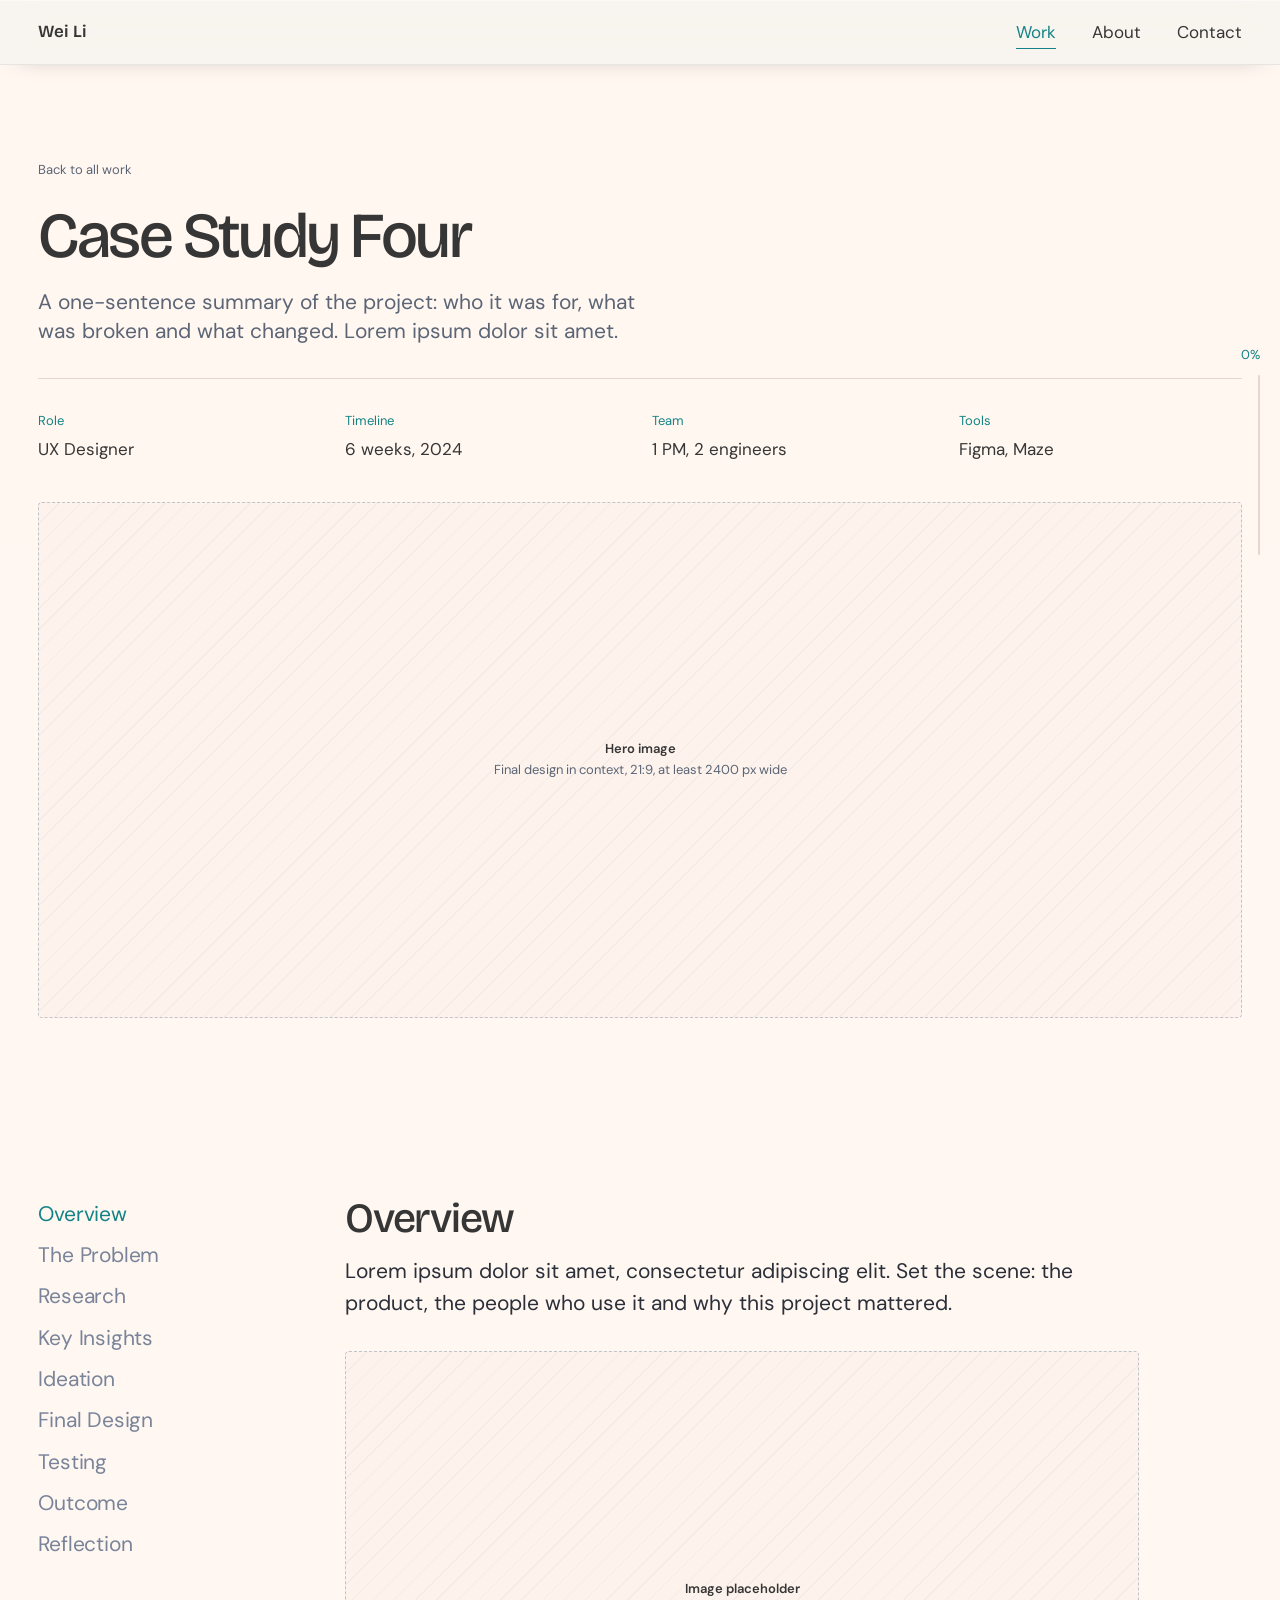
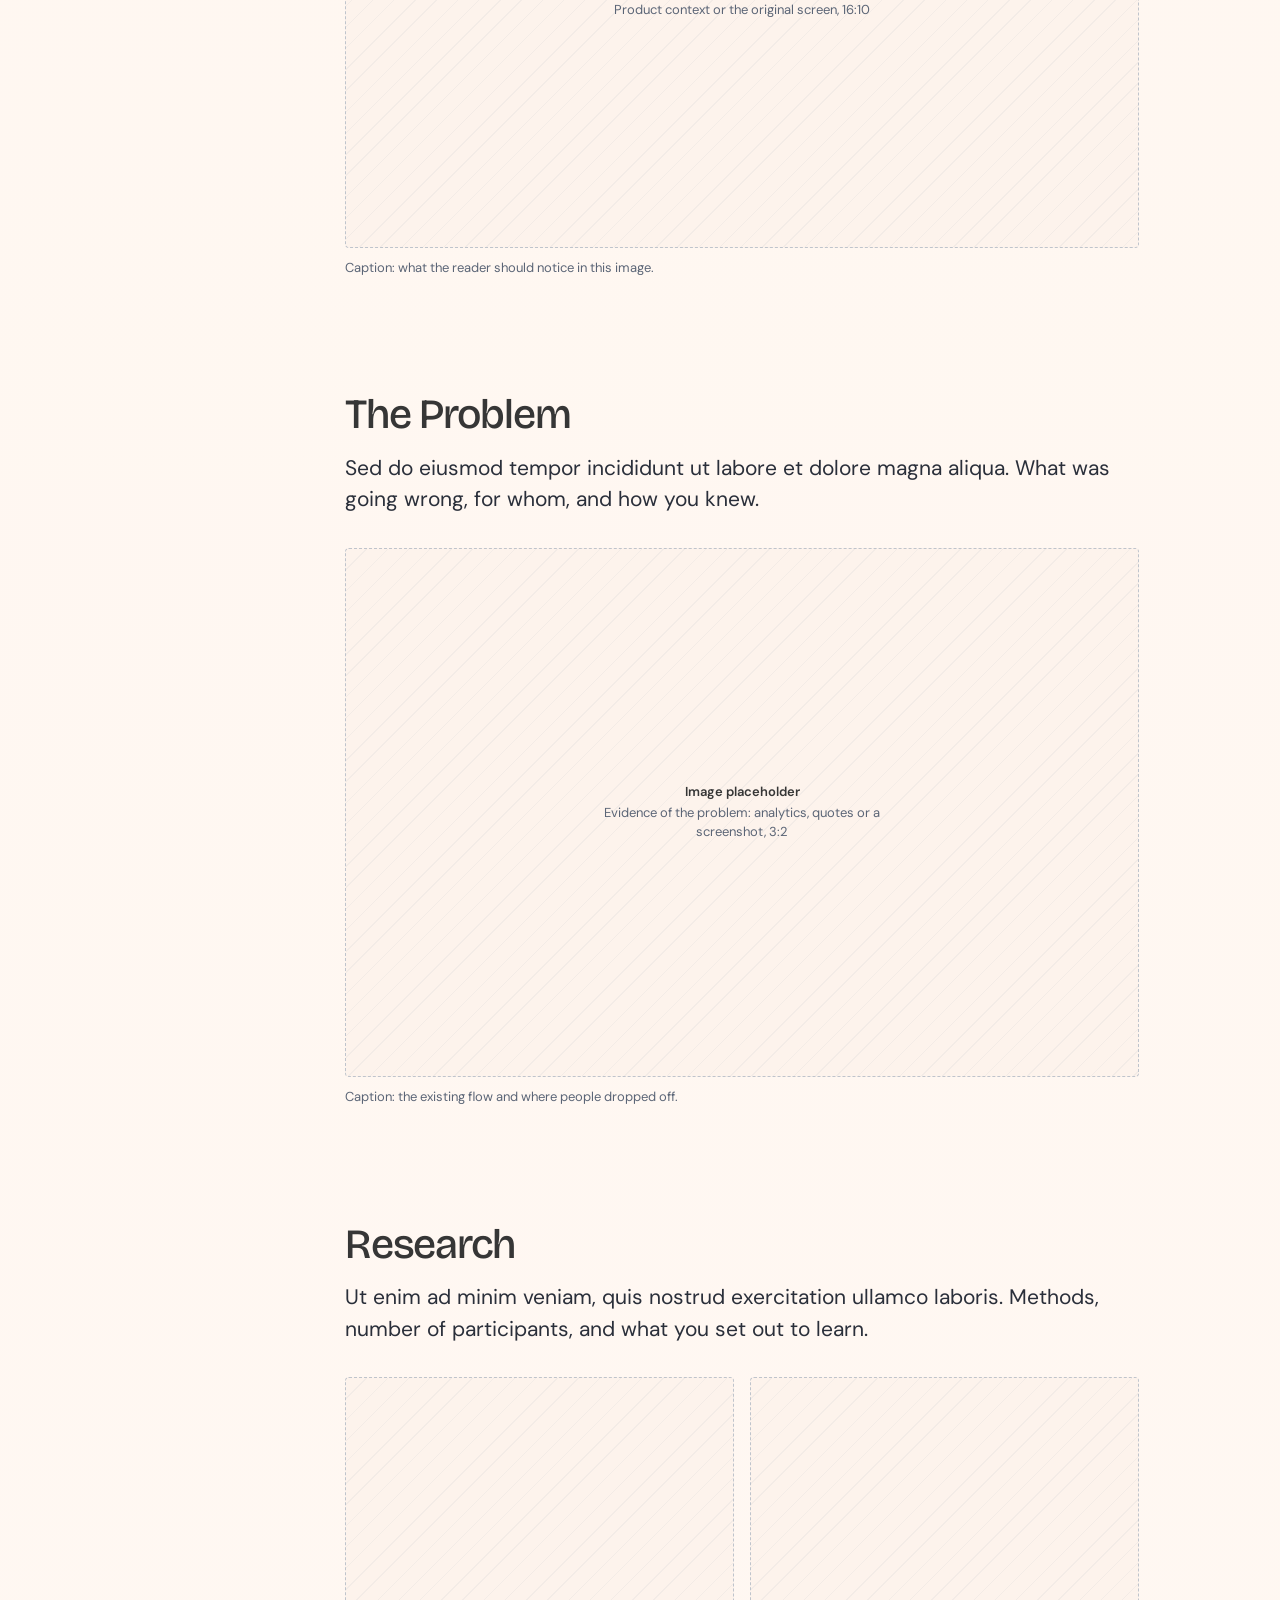
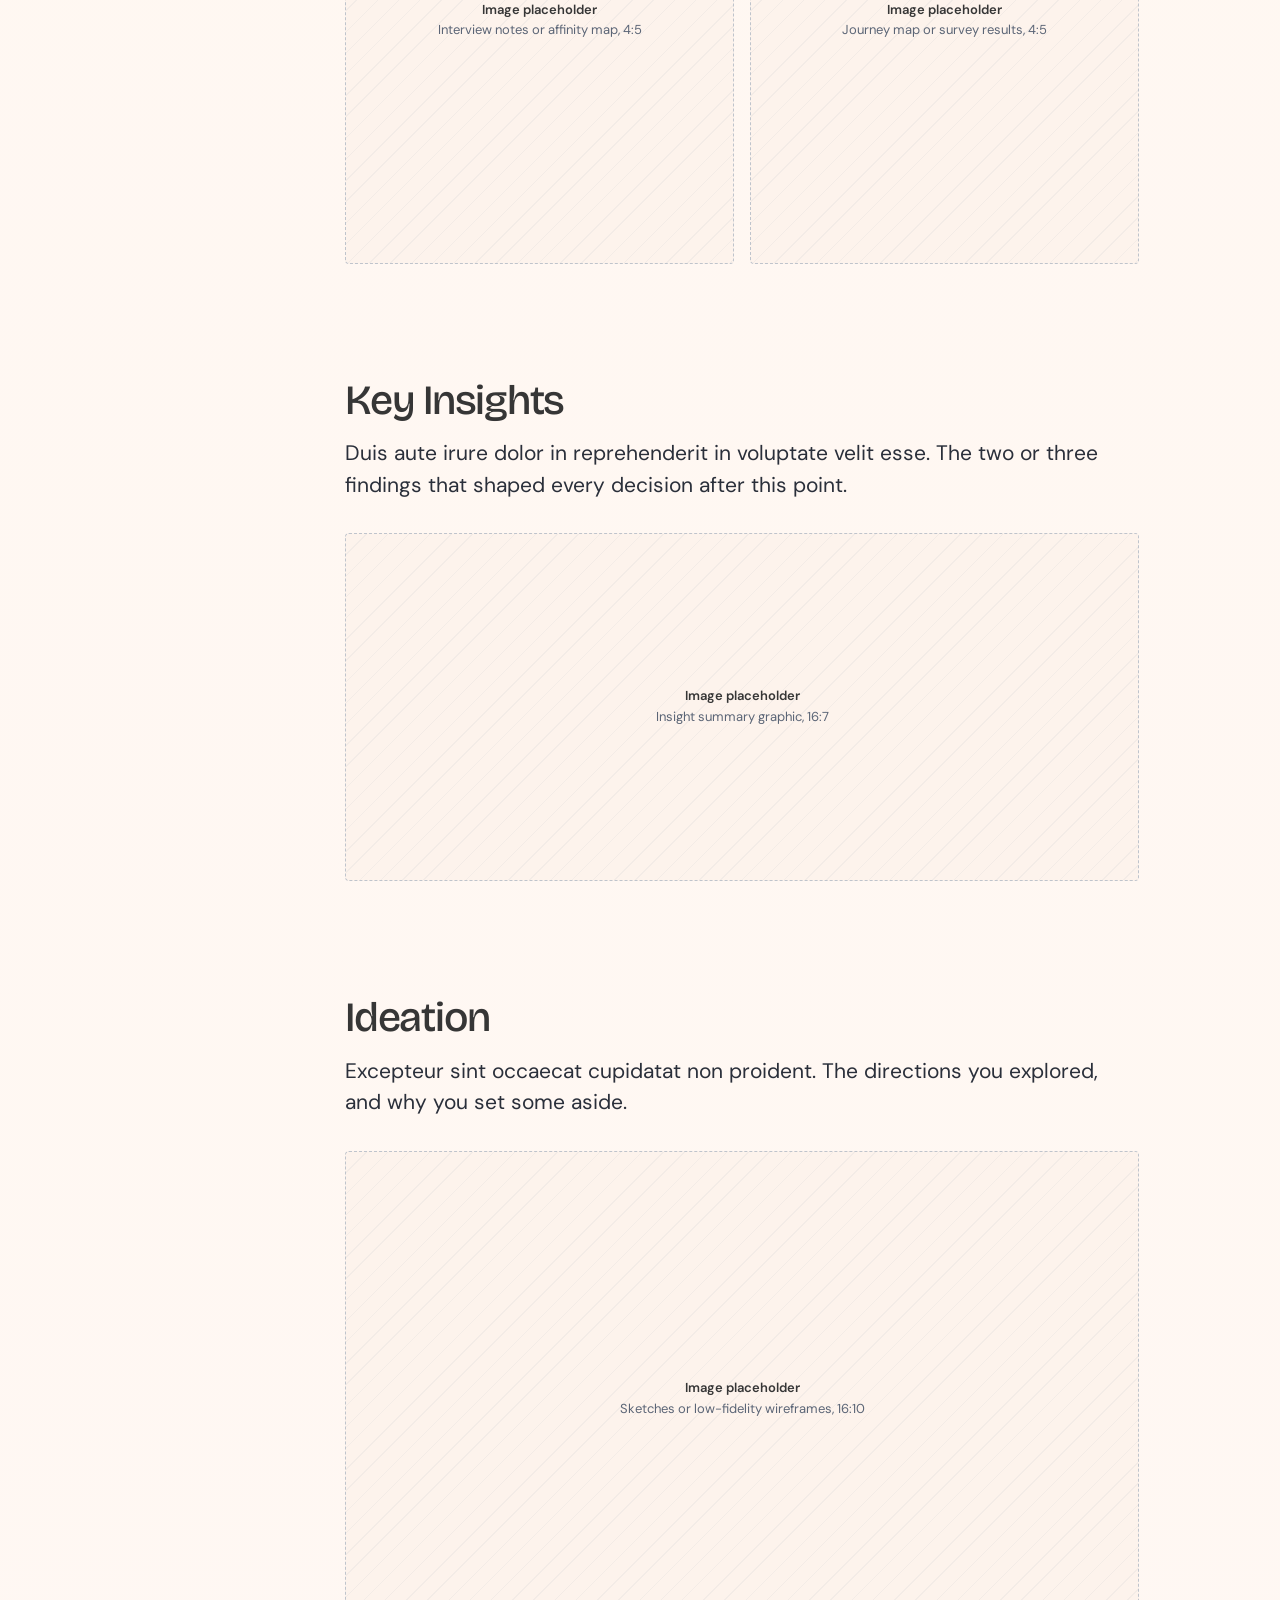
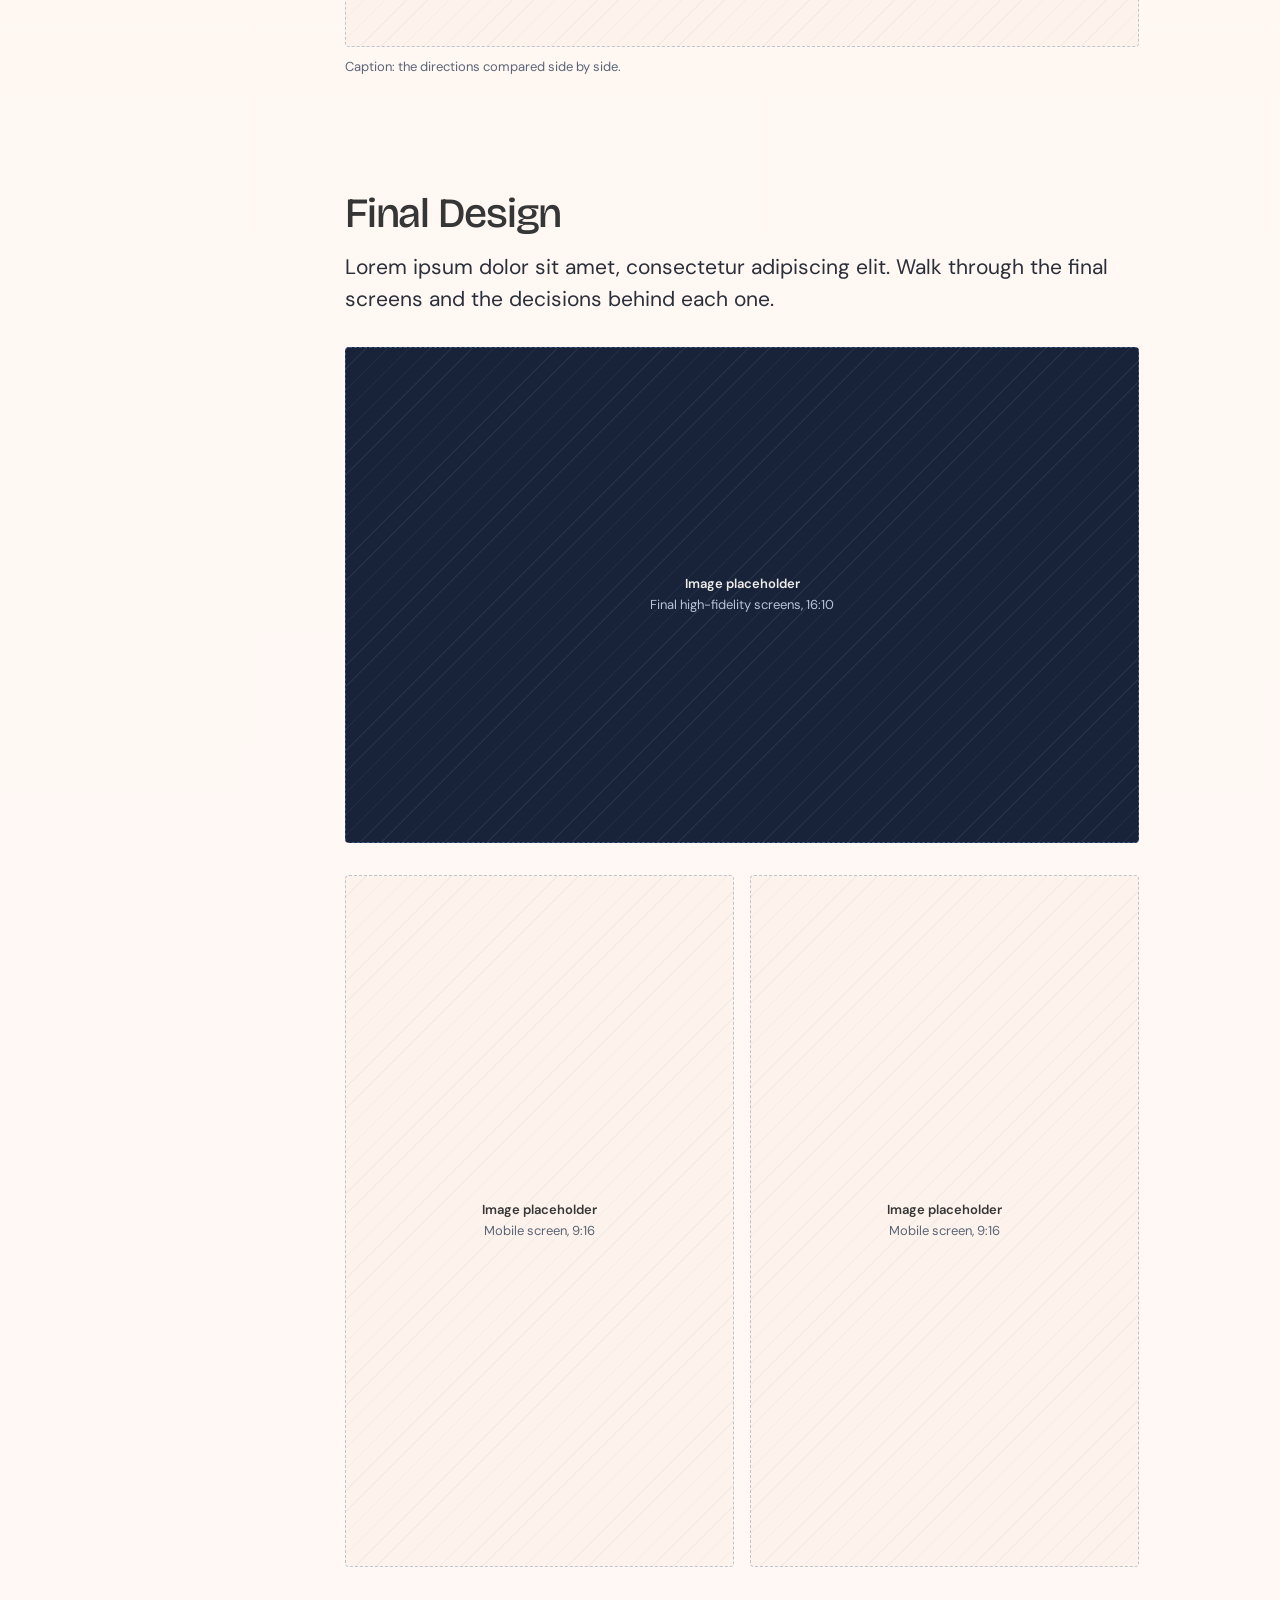
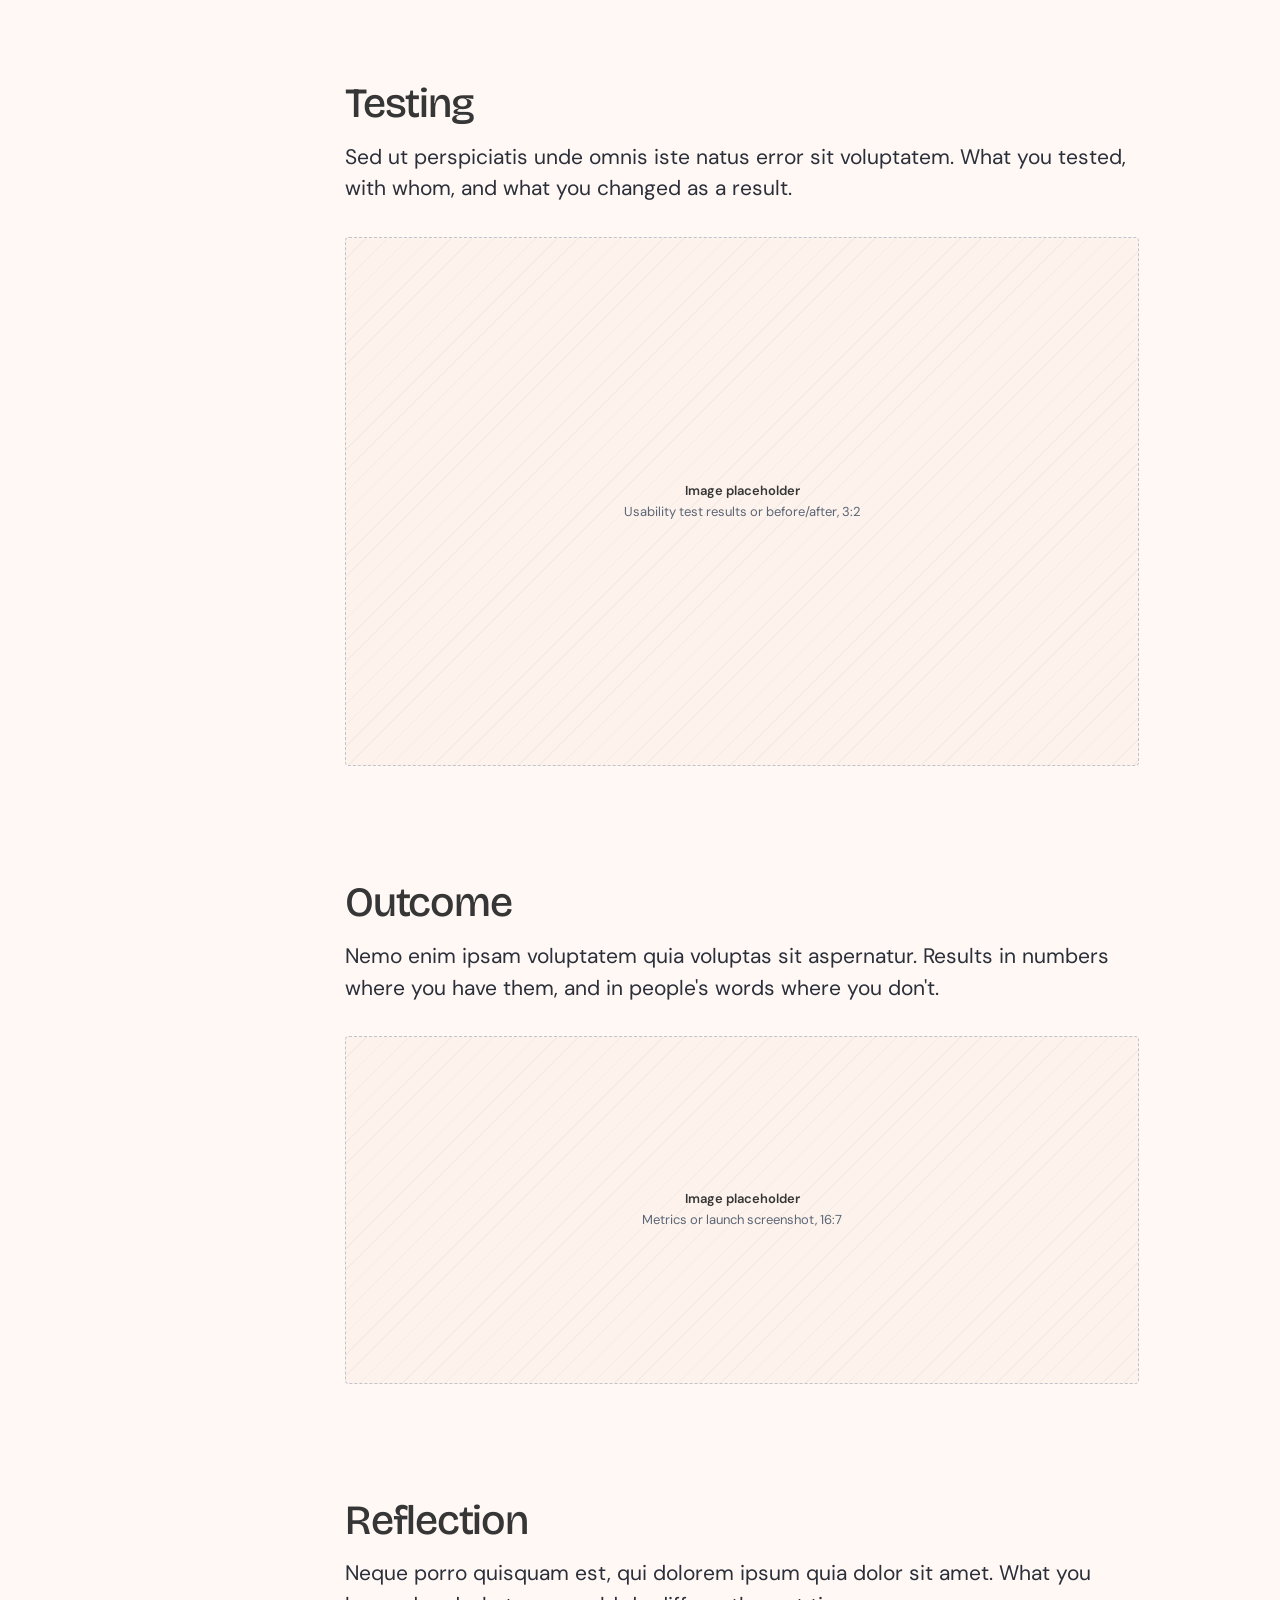
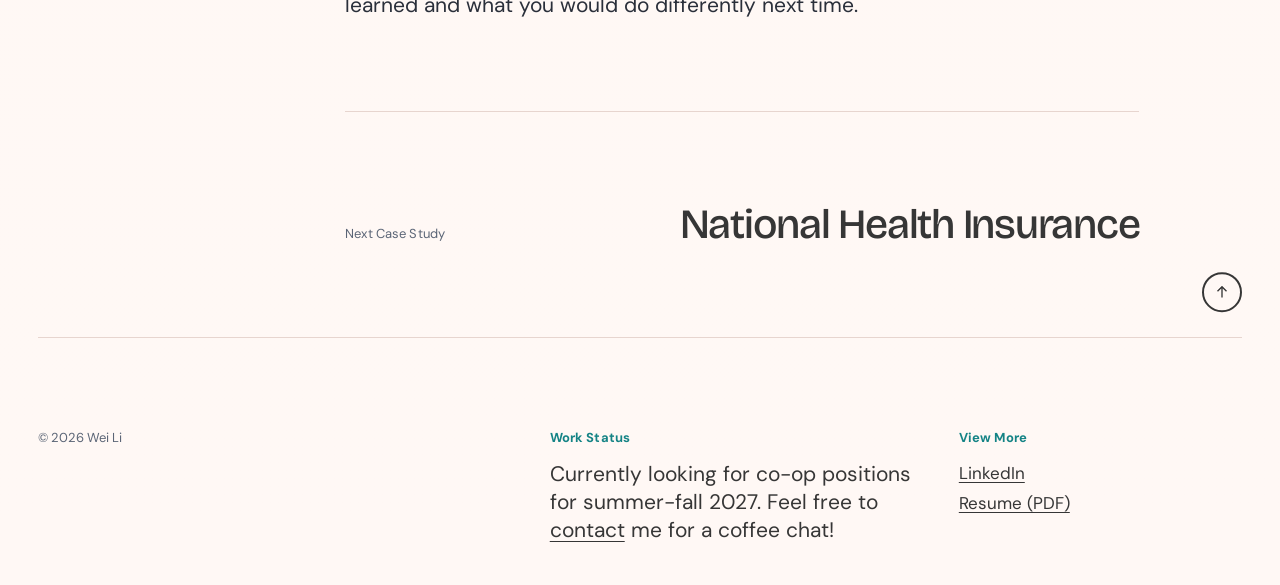
<file: case-study-4.html>
<!doctype html>
<html lang="en">
<head>
  <meta charset="utf-8">
  <meta name="viewport" content="width=device-width, initial-scale=1">
  <title>Case Study Four, Wei Li</title>
  <meta name="description" content="A UX case study by Wei Li.">
  <link rel="preconnect" href="https://fonts.googleapis.com">
  <link rel="preconnect" href="https://fonts.gstatic.com" crossorigin>
  <link rel="stylesheet" href="https://fonts.googleapis.com/css2?family=Bricolage+Grotesque:opsz,wght@12..96,400..700&family=DM+Sans:opsz,wght@9..40,400..700&display=swap">
  <link rel="stylesheet" href="css/styles.css">
  <script src="js/site.js"></script>
</head>
<body>
  <site-nav current="work"></site-nav>

  <main id="main">
    <!-- TODO(Wei): replace title, summary and the four facts -->
    <header class="cs-head wrap">
      <a class="cs-head__back" href="work.html">Back to all work</a>
      <h1>Case Study Four</h1>
      <p class="cs-head__summary">A one-sentence summary of the project: who it was for, what was broken and what changed. Lorem ipsum dolor sit amet.</p>
      <dl class="cs-facts">
        <div><dt>Role</dt><dd>UX Designer</dd></div>
        <div><dt>Timeline</dt><dd>6 weeks, 2024</dd></div>
        <div><dt>Team</dt><dd>1 PM, 2 engineers</dd></div>
        <div><dt>Tools</dt><dd>Figma, Maze</dd></div>
      </dl>
      <div class="cs-hero">
        <div class="ph" style="--ratio: 21 / 9" role="img" aria-label="Hero image placeholder">
          <p class="ph__text"><strong>Hero image</strong>Final design in context, 21:9, at least 2400 px wide</p>
        </div>
      </div>
    </header>

    <div class="cs-mobilebar" aria-hidden="true">
      <div class="cs-mobilebar__row wrap"><span class="cs-mobilebar__name">Overview</span><span class="cs-mobilebar__pct">0%</span></div>
      <div class="cs-mobilebar__track"><div class="cs-mobilebar__fill"></div></div>
    </div>

    <div class="cs-layout wrap">
      <nav class="cs-toc" aria-label="Case study sections">
        <div class="cs-toc__inner">
          <ol>
            <li><a href="#overview">Overview</a></li>
            <li><a href="#problem">The Problem</a></li>
            <li><a href="#research">Research</a></li>
            <li><a href="#insights">Key Insights</a></li>
            <li><a href="#ideation">Ideation</a></li>
            <li><a href="#design">Final Design</a></li>
            <li><a href="#testing">Testing</a></li>
            <li><a href="#outcome">Outcome</a></li>
            <li><a href="#reflection">Reflection</a></li>
          </ol>
        </div>
      </nav>

      <article class="cs-content">
        <section class="cs-section" id="overview">
          <h2>Overview</h2>
          <p>Lorem ipsum dolor sit amet, consectetur adipiscing elit. Set the scene: the product, the people who use it and why this project mattered.</p>
          <figure>
            <div class="ph" role="img" aria-label="Image placeholder: product context">
              <p class="ph__text"><strong>Image placeholder</strong>Product context or the original screen, 16:10</p>
            </div>
            <figcaption>Caption: what the reader should notice in this image.</figcaption>
          </figure>
        </section>

        <section class="cs-section" id="problem">
          <h2>The Problem</h2>
          <p>Sed do eiusmod tempor incididunt ut labore et dolore magna aliqua. What was going wrong, for whom, and how you knew.</p>
          <figure>
            <div class="ph" style="--ratio: 3 / 2" role="img" aria-label="Image placeholder: problem evidence">
              <p class="ph__text"><strong>Image placeholder</strong>Evidence of the problem: analytics, quotes or a screenshot, 3:2</p>
            </div>
            <figcaption>Caption: the existing flow and where people dropped off.</figcaption>
          </figure>
        </section>

        <section class="cs-section" id="research">
          <h2>Research</h2>
          <p>Ut enim ad minim veniam, quis nostrud exercitation ullamco laboris. Methods, number of participants, and what you set out to learn.</p>
          <div class="cs-pair">
            <figure>
              <div class="ph" style="--ratio: 4 / 5" role="img" aria-label="Image placeholder: research artifact one">
                <p class="ph__text"><strong>Image placeholder</strong>Interview notes or affinity map, 4:5</p>
              </div>
            </figure>
            <figure>
              <div class="ph" style="--ratio: 4 / 5" role="img" aria-label="Image placeholder: research artifact two">
                <p class="ph__text"><strong>Image placeholder</strong>Journey map or survey results, 4:5</p>
              </div>
            </figure>
          </div>
        </section>

        <section class="cs-section" id="insights">
          <h2>Key Insights</h2>
          <p>Duis aute irure dolor in reprehenderit in voluptate velit esse. The two or three findings that shaped every decision after this point.</p>
          <figure>
            <div class="ph" style="--ratio: 16 / 7" role="img" aria-label="Image placeholder: insight summary">
              <p class="ph__text"><strong>Image placeholder</strong>Insight summary graphic, 16:7</p>
            </div>
          </figure>
        </section>

        <section class="cs-section" id="ideation">
          <h2>Ideation</h2>
          <p>Excepteur sint occaecat cupidatat non proident. The directions you explored, and why you set some aside.</p>
          <figure>
            <div class="ph" role="img" aria-label="Image placeholder: sketches and wireframes">
              <p class="ph__text"><strong>Image placeholder</strong>Sketches or low-fidelity wireframes, 16:10</p>
            </div>
            <figcaption>Caption: the directions compared side by side.</figcaption>
          </figure>
        </section>

        <section class="cs-section" id="design">
          <h2>Final Design</h2>
          <p>Lorem ipsum dolor sit amet, consectetur adipiscing elit. Walk through the final screens and the decisions behind each one.</p>
          <figure>
            <div class="ph ph--dark" style="--ratio: 16 / 10" role="img" aria-label="Image placeholder: final design">
              <p class="ph__text"><strong>Image placeholder</strong>Final high-fidelity screens, 16:10</p>
            </div>
          </figure>
          <div class="cs-pair">
            <figure>
              <div class="ph" style="--ratio: 9 / 16" role="img" aria-label="Image placeholder: mobile screen one">
                <p class="ph__text"><strong>Image placeholder</strong>Mobile screen, 9:16</p>
              </div>
            </figure>
            <figure>
              <div class="ph" style="--ratio: 9 / 16" role="img" aria-label="Image placeholder: mobile screen two">
                <p class="ph__text"><strong>Image placeholder</strong>Mobile screen, 9:16</p>
              </div>
            </figure>
          </div>
        </section>

        <section class="cs-section" id="testing">
          <h2>Testing</h2>
          <p>Sed ut perspiciatis unde omnis iste natus error sit voluptatem. What you tested, with whom, and what you changed as a result.</p>
          <figure>
            <div class="ph" style="--ratio: 3 / 2" role="img" aria-label="Image placeholder: usability test results">
              <p class="ph__text"><strong>Image placeholder</strong>Usability test results or before/after, 3:2</p>
            </div>
          </figure>
        </section>

        <section class="cs-section" id="outcome">
          <h2>Outcome</h2>
          <p>Nemo enim ipsam voluptatem quia voluptas sit aspernatur. Results in numbers where you have them, and in people's words where you don't.</p>
          <figure>
            <div class="ph" style="--ratio: 16 / 7" role="img" aria-label="Image placeholder: outcome metrics">
              <p class="ph__text"><strong>Image placeholder</strong>Metrics or launch screenshot, 16:7</p>
            </div>
          </figure>
        </section>

        <section class="cs-section" id="reflection">
          <h2>Reflection</h2>
          <p>Neque porro quisquam est, qui dolorem ipsum quia dolor sit amet. What you learned and what you would do differently next time.</p>
        </section>

        <nav class="cs-next" aria-label="Next case study">
          <!-- Both go to the next case study; the label link is skipped by keyboard and screen readers to avoid a duplicate -->
          <a class="cs-next__label" href="case-study-1.html" tabindex="-1" aria-hidden="true">Next Case Study</a>
          <a class="cs-next__title" href="case-study-1.html">National Health Insurance</a>
        </nav>
      </article>
    </div>

    <div class="cs-progress" aria-hidden="true">
      <span class="cs-progress__pct">0%</span>
      <div class="cs-progress__track"><div class="cs-progress__fill"></div></div>
    </div>
  </main>

  <site-footer></site-footer>
</body>
</html>
</file>
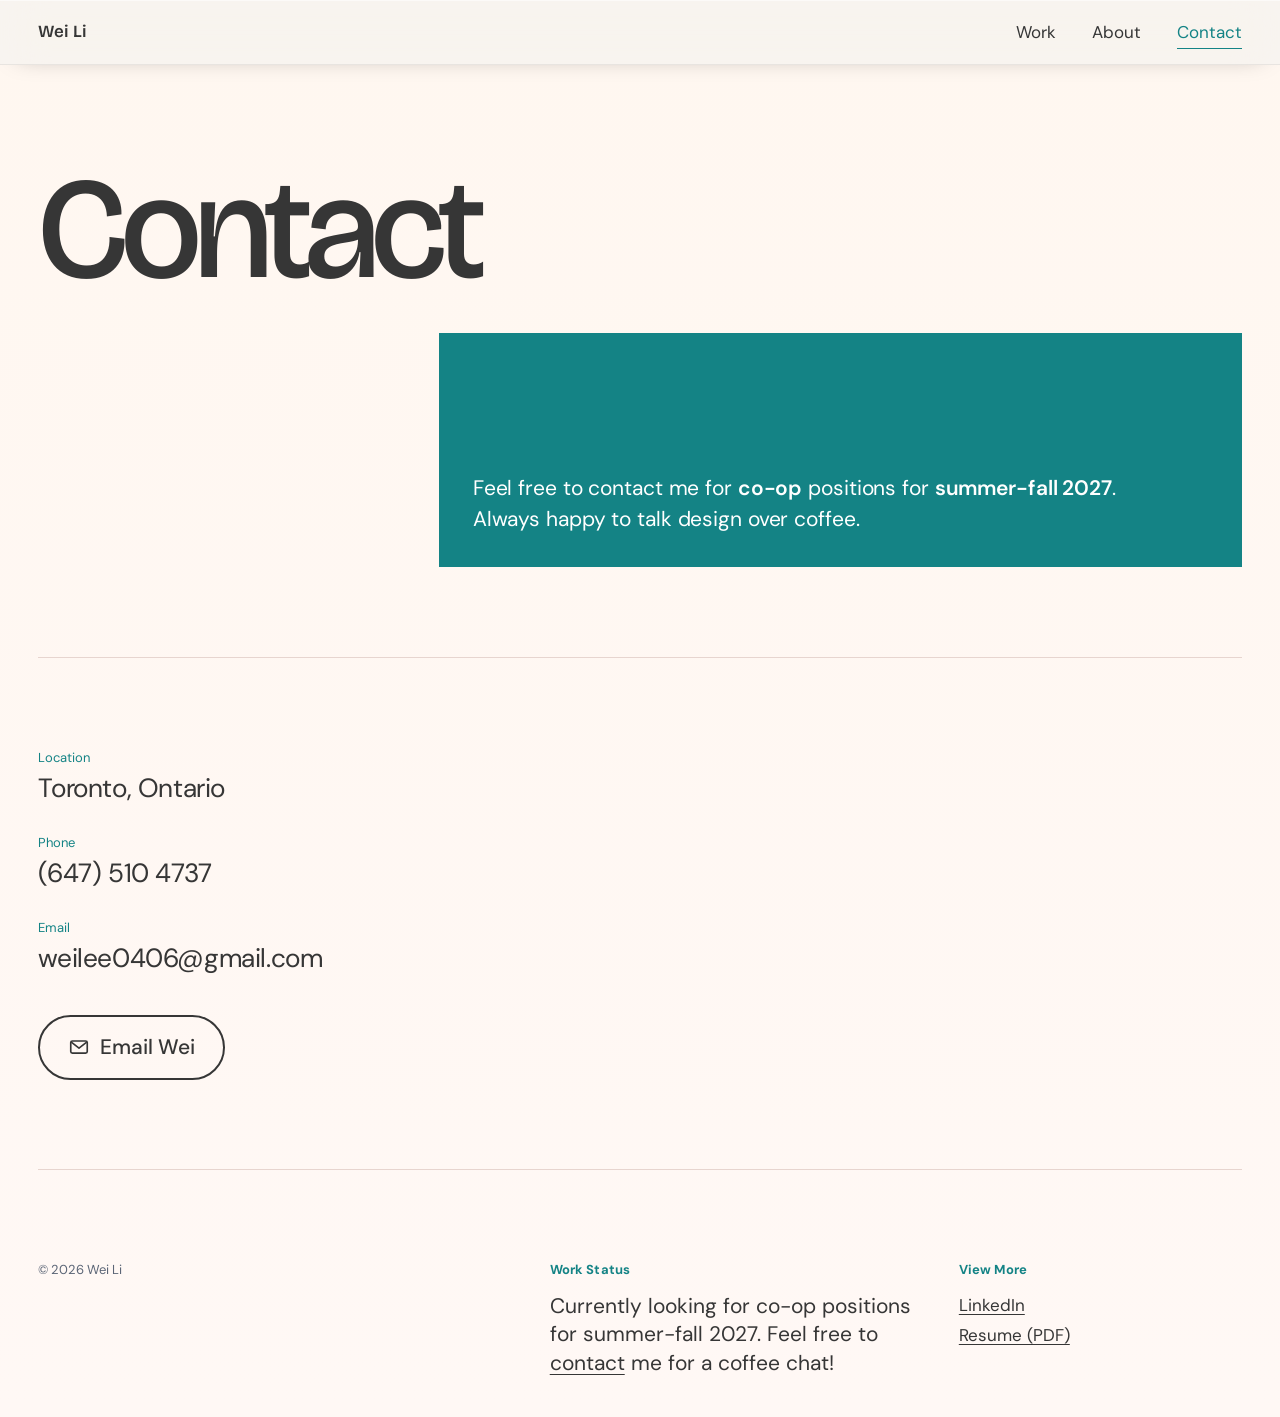
<file: contact.html>
<!doctype html>
<html lang="en">
<head>
  <meta charset="utf-8">
  <meta name="viewport" content="width=device-width, initial-scale=1">
  <title>Contact, Wei Li</title>
  <meta name="description" content="Get in touch with Wei Li, UX designer.">
  <link rel="preconnect" href="https://fonts.googleapis.com">
  <link rel="preconnect" href="https://fonts.gstatic.com" crossorigin>
  <link rel="stylesheet" href="https://fonts.googleapis.com/css2?family=Bricolage+Grotesque:opsz,wght@12..96,400..700&family=DM+Sans:opsz,wght@9..40,400..700&display=swap">
  <link rel="stylesheet" href="css/styles.css">
  <script src="js/site.js"></script>
</head>
<body>
  <site-nav current="contact"></site-nav>

  <main id="main">
    <header class="page-intro wrap">
      <h1>Contact</h1>
      <!-- Styled like the red square in the home page hero (same box as the Work and About page intros) -->
      <div class="page-intro__lede page-intro__lede--offset work-note">
        <p>Feel free to contact me for <span class="accent">co-op</span> positions for <span class="accent nowrap">summer-fall 2027</span>.<br>
          Always happy to talk design over coffee.</p>
      </div>
    </header>

    <section class="wrap" aria-label="Contact details">
      <div class="contact-grid">
        <!-- Values come from SITE in js/site.js; the text here is the no-JS fallback.
             Phone and email copy to the clipboard on click; a bubble with a copy icon shows on hover/focus. -->
        <dl class="contact-details">
          <div><dt>Location</dt><dd data-site="location">Toronto, Ontario</dd></div>
          <div>
            <dt>Phone</dt>
            <dd class="copy-field">
              <button class="copy-field__button" type="button" data-copy="phone" aria-describedby="copy-tip-phone">
                <span data-site="phone">+1 (000) 000-0000</span>
              </button>
              <span class="copy-field__tip" id="copy-tip-phone" role="tooltip">
                <svg class="copy-field__icon copy-field__icon--copy" viewBox="0 0 20 20" fill="none" stroke="currentColor" stroke-width="1.5" stroke-linejoin="round" aria-hidden="true"><rect x="6.5" y="6.5" width="10" height="10" rx="1.5"/><path d="M13.5 6.5v-2a1 1 0 0 0-1-1h-8a1 1 0 0 0-1 1v8a1 1 0 0 0 1 1h2"/></svg>
                <svg class="copy-field__icon copy-field__icon--done" viewBox="0 0 20 20" fill="none" stroke="currentColor" stroke-width="1.8" stroke-linecap="round" stroke-linejoin="round" aria-hidden="true"><path d="m4.5 10.5 3.5 3.5 7.5-8"/></svg>
                <span class="copy-field__label visually-hidden">Copy phone number</span>
              </span>
              <span class="visually-hidden" role="status" data-copy-status></span>
            </dd>
          </div>
          <div>
            <dt>Email</dt>
            <dd class="copy-field">
              <button class="copy-field__button" type="button" data-copy="email" aria-describedby="copy-tip-email">
                <span data-site="email">weilee0406@gmail.com</span>
              </button>
              <span class="copy-field__tip" id="copy-tip-email" role="tooltip">
                <svg class="copy-field__icon copy-field__icon--copy" viewBox="0 0 20 20" fill="none" stroke="currentColor" stroke-width="1.5" stroke-linejoin="round" aria-hidden="true"><rect x="6.5" y="6.5" width="10" height="10" rx="1.5"/><path d="M13.5 6.5v-2a1 1 0 0 0-1-1h-8a1 1 0 0 0-1 1v8a1 1 0 0 0 1 1h2"/></svg>
                <svg class="copy-field__icon copy-field__icon--done" viewBox="0 0 20 20" fill="none" stroke="currentColor" stroke-width="1.8" stroke-linecap="round" stroke-linejoin="round" aria-hidden="true"><path d="m4.5 10.5 3.5 3.5 7.5-8"/></svg>
                <span class="copy-field__label visually-hidden">Copy email address</span>
              </span>
              <span class="visually-hidden" role="status" data-copy-status></span>
            </dd>
          </div>
        </dl>

        <div class="contact-action">
          <a class="btn contact-action__send" data-mailto href="mailto:weilee0406@gmail.com" aria-describedby="send-note">
            <svg viewBox="0 0 20 20" fill="none" stroke="currentColor" stroke-width="1.5" stroke-linejoin="round" aria-hidden="true"><rect x="2.5" y="4.5" width="15" height="11" rx="1.5"/><path d="m3 5.5 7 5.5 7-5.5"/></svg>
            Email Wei
          </a>
          <p class="contact-action__note" id="send-note">Opens a new email in your mail app</p>
        </div>
      </div>
    </section>
  </main>

  <site-footer></site-footer>
</body>
</html>
</file>
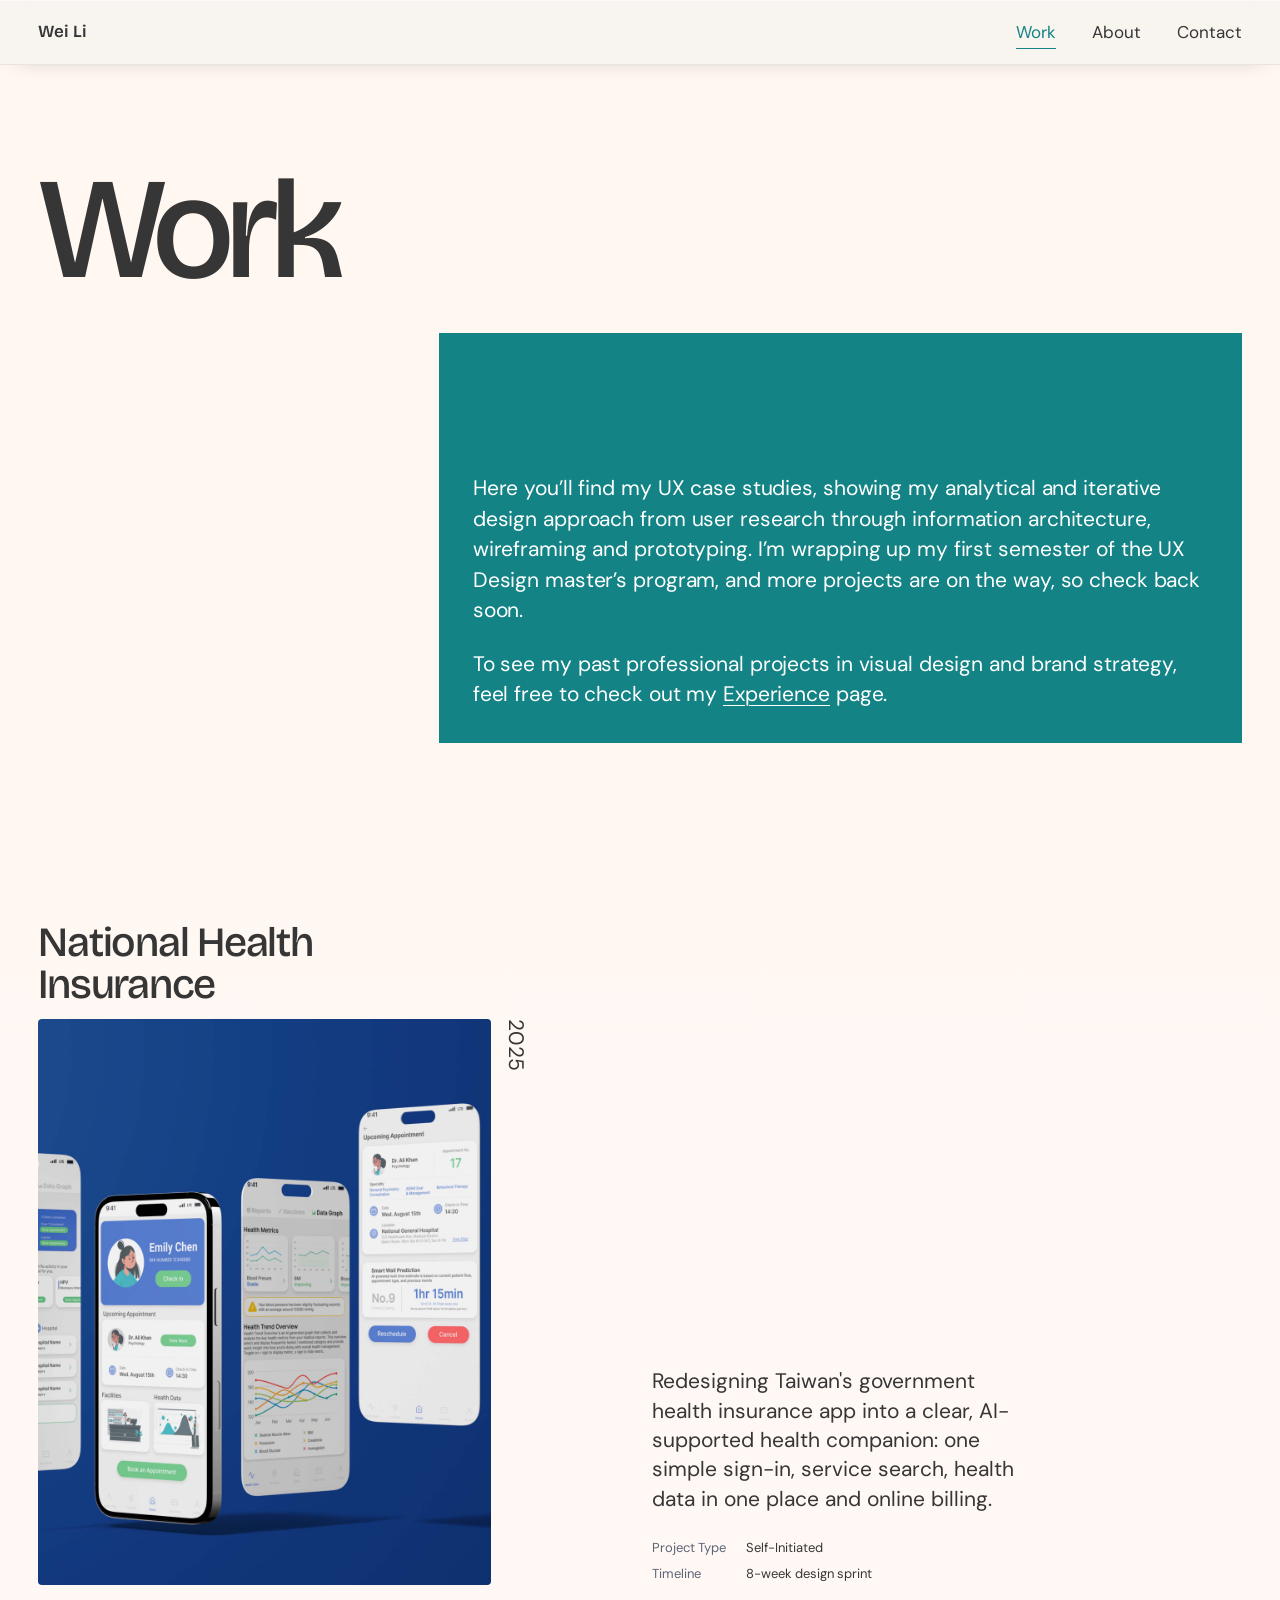
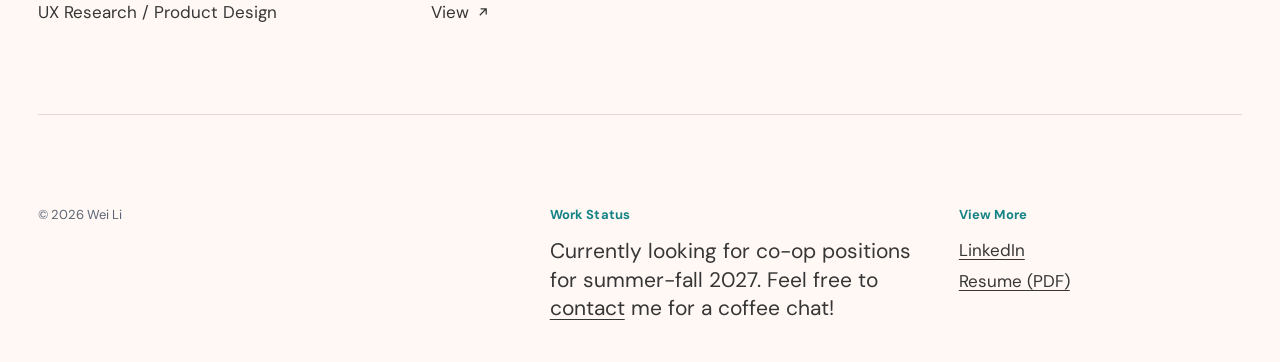
<file: work.html>
<!doctype html>
<html lang="en">
<head>
  <meta charset="utf-8">
  <meta name="viewport" content="width=device-width, initial-scale=1">
  <title>Work, Wei Li</title>
  <meta name="description" content="UX case studies by Wei Li.">
  <link rel="preconnect" href="https://fonts.googleapis.com">
  <link rel="preconnect" href="https://fonts.gstatic.com" crossorigin>
  <link rel="stylesheet" href="https://fonts.googleapis.com/css2?family=Bricolage+Grotesque:opsz,wght@12..96,400..700&family=DM+Sans:opsz,wght@9..40,400..700&display=swap">
  <link rel="stylesheet" href="css/styles.css">
  <script src="js/site.js"></script>
</head>
<body>
  <site-nav current="work"></site-nav>

  <main id="main">
    <header class="page-intro wrap">
      <h1>Work</h1>
      <!-- Styled like the red square in the home page hero -->
      <div class="page-intro__lede page-intro__lede--offset work-note">
        <p>Here you’ll find my UX case studies, showing my analytical and iterative design approach from user research through information architecture, wireframing and prototyping. I’m wrapping up my first semester of the UX Design master’s program, and more projects are on the way, so check back soon.</p>
        <p>To see my past professional projects in visual design and brand strategy, feel free to check out my <a class="link" href="about.html#experience">Experience</a> page.</p>
      </div>
    </header>

    <section class="section wrap" aria-label="Projects">
      <!-- One .feature-row per project. Rows alternate automatically: odd rows put a portrait image
           on the left, even rows put a landscape image on the right. -->
      <!-- TODO(Wei): swap the .ph blocks for <img> covers, and update titles, years, focus and descriptions -->
      <div class="features">
        <div class="feature-row">
          <a class="feature" href="case-study-1.html">
            <h2 class="feature__title">National Health Insurance</h2>
            <div class="feature__media">
              <img src="assets/work/nhi/00-cover.jpg" alt="Redesigned National Health Insurance app screens on phones against a blue background" loading="lazy" decoding="async" width="1088" height="1360">
            </div>
            <span class="feature__year">2025</span>
            <span class="feature__foot">
              <span>UX Research / Product Design</span>
              <span class="feature__view">View <svg viewBox="0 0 20 20" fill="none" stroke="currentColor" stroke-width="1.6" aria-hidden="true"><path d="M6 14 14 6M7 6h7v7"/></svg></span>
            </span>
          </a>
          <div class="feature-desc">
            <p>Redesigning Taiwan's government health insurance app into a clear, AI-supported health companion: one simple sign-in, service search, health data in one place and online billing.</p>
            <dl>
              <dt>Project Type</dt><dd>Self-Initiated</dd>
              <dt>Timeline</dt><dd>8-week design sprint</dd>
            </dl>
          </div>
        </div>

        <!-- Hidden until these case studies are written: remove this comment wrapper to show them again.
        <div class="feature-row">
          <a class="feature" href="case-study-2.html">
            <h2 class="feature__title">Case Study Two</h2>
            <div class="feature__media">
              <div class="ph ph--dark" style="--ratio: 16 / 9" role="img" aria-label="Cover image placeholder for case study two">
                <p class="ph__text"><strong>Cover image</strong>Case Study Two, landscape 16:9</p>
              </div>
            </div>
            <span class="feature__year">2025</span>
            <span class="feature__foot">
              <span>Interaction Design / Prototyping</span>
              <span class="feature__view">View <svg viewBox="0 0 20 20" fill="none" stroke="currentColor" stroke-width="1.6" aria-hidden="true"><path d="M6 14 14 6M7 6h7v7"/></svg></span>
            </span>
          </a>
          <div class="feature-desc">
            <p>A short description of the project: the problem, your approach, and the result. Sed do eiusmod tempor incididunt ut labore et dolore magna aliqua.</p>
            <dl>
              <dt>Role</dt><dd>UX Designer</dd>
              <dt>Timeline</dt><dd>8 weeks</dd>
            </dl>
          </div>
        </div>

        <div class="feature-row">
          <a class="feature" href="case-study-3.html">
            <h2 class="feature__title">Case Study Three</h2>
            <div class="feature__media">
              <div class="ph ph--dark" style="--ratio: 4 / 5" role="img" aria-label="Cover image placeholder for case study three">
                <p class="ph__text"><strong>Cover image</strong>Case Study Three, portrait 4:5</p>
              </div>
            </div>
            <span class="feature__year">2025</span>
            <span class="feature__foot">
              <span>User Research / Information Architecture</span>
              <span class="feature__view">View <svg viewBox="0 0 20 20" fill="none" stroke="currentColor" stroke-width="1.6" aria-hidden="true"><path d="M6 14 14 6M7 6h7v7"/></svg></span>
            </span>
          </a>
          <div class="feature-desc">
            <p>A short description of the project: what you set out to learn, how you found it, and what the team did next. Ut enim ad minim veniam.</p>
            <dl>
              <dt>Role</dt><dd>UX Designer</dd>
              <dt>Timeline</dt><dd>10 weeks</dd>
            </dl>
          </div>
        </div>

        <div class="feature-row">
          <a class="feature" href="case-study-4.html">
            <h2 class="feature__title">Case Study Four</h2>
            <div class="feature__media">
              <div class="ph" style="--ratio: 16 / 9" role="img" aria-label="Cover image placeholder for case study four">
                <p class="ph__text"><strong>Cover image</strong>Case Study Four, landscape 16:9</p>
              </div>
            </div>
            <span class="feature__year">2024</span>
            <span class="feature__foot">
              <span>Visual Design / Design Systems</span>
              <span class="feature__view">View <svg viewBox="0 0 20 20" fill="none" stroke="currentColor" stroke-width="1.6" aria-hidden="true"><path d="M6 14 14 6M7 6h7v7"/></svg></span>
            </span>
          </a>
          <div class="feature-desc">
            <p>A short description of the project: the brief, the constraints, and what you delivered. Duis aute irure dolor in reprehenderit in voluptate.</p>
            <dl>
              <dt>Role</dt><dd>UX Designer</dd>
              <dt>Timeline</dt><dd>6 weeks</dd>
            </dl>
          </div>
        </div>
        -->
      </div>
    </section>
  </main>

  <site-footer></site-footer>
</body>
</html>
</file>
<file: css/styles.css>
/* ==========================================================================
   Wei Li — portfolio
   Colours, fonts and the hero size below were tuned in the local Tweak panel
   (Oct 2026). Navy from the original logo palette is now the red accent.
   ========================================================================== */

:root {
  --paper: #F4F3F0;          /* solid fill behind the glass nav; the page itself uses --page-bg */
  --paper-raised: #FDF3EC;   /* hover fill behind job cards */
  --ink: #363636;            /* main text, 11.4:1 on the page background */
  --navy: #148385;           /* accent: timeline line and dots, focus rings, hover lines */
  --navy-soft: #D1E1D0;
  --slate: #5B6576;          /* secondary text, 5.5:1 on the page background */
  --mist: #79849A;           /* inactive case-study labels, 3.5:1 (large text) */
  --line: #E7D5CF;           /* rules and borders */
  --signal: #148385;   /* teal accent: hero line, labels and hover states */
  --page-bg: linear-gradient(180deg, #FFF7F0, #FFF8F5);   /* page background: a colour or a gradient */
  --button-hover: var(--signal);   /* hover colour for every button's stroke and text; 5.1:1 on the page background */
  /* Vertical rhythm: one gap above and one below every divider rule;
     sections without a rule are two gaps apart */
  --section-gap: clamp(56px, 7vw, 104px);
  --btn-stroke: 2px;         /* button outline thickness (whole pixels so it renders the same on every screen) */

  --font: "Bricolage Grotesque", "Helvetica Neue", Arial, sans-serif;   /* headings and titles */
  --font-body: "DM Sans", "Helvetica Neue", Arial, sans-serif;          /* descriptions and other text */

  /* Type scale: 1.25 ratio on a 17px base */
  --step--1: 0.8125rem;
  --step-0: 1.0625rem;
  --step-1: 1.3125rem;
  --step-2: 1.65rem;
  --step-3: clamp(1.9rem, 1.4rem + 1.6vw, 2.6rem);
  --step-4: clamp(2.4rem, 1.6rem + 3vw, 4rem);
  --step-page: clamp(3.5rem, 1rem + 10vw, 10rem);   /* About / Contact titles */
  --weight-display: 500;                            /* headings and titles */

  --nav-h: 64px;
  --gutter: clamp(16px, 3vw, 40px);
  --max: 1440px;
  --radius: 4px;
  --ease: cubic-bezier(.2, .7, .2, 1);
}

*, *::before, *::after { box-sizing: border-box; }
html { -webkit-text-size-adjust: 100%; scroll-behavior: smooth; }
body {
  margin: 0;
  background: var(--page-bg);
  color: var(--ink);
  font-family: var(--font-body);
  font-size: var(--step-0);
  line-height: 1.55;
  font-optical-sizing: auto;
  text-rendering: optimizeLegibility;
  -webkit-font-smoothing: antialiased;
}
img, video, svg { display: block; max-width: 100%; }
h1, h2, h3, h4, p, dl, dd, ol, ul, figure { margin: 0; }
ol, ul { padding: 0; list-style: none; }
a { color: inherit; }
button { font: inherit; color: inherit; }

h1, h2, h3, h4,
.site-nav__name, .collage__title, .cs-next__title { font-family: var(--font); }
.label { font-family: var(--font-body); }

:focus-visible {
  outline: 2px solid var(--navy);
  outline-offset: 3px;
  border-radius: 2px;
}

.skip-link {
  position: absolute; left: var(--gutter); top: -100px; z-index: 100;
  background: var(--ink); color: var(--paper); padding: 10px 14px; border-radius: var(--radius);
  text-decoration: none;
}
.skip-link:focus { top: 12px; }

.visually-hidden {
  position: absolute !important; width: 1px; height: 1px; overflow: hidden;
  clip: rect(0 0 0 0); clip-path: inset(50%); white-space: nowrap;
}

.wrap { width: 100%; max-width: var(--max); margin-inline: auto; padding-inline: var(--gutter); }

/* Text link with a quiet underline that thickens on hover */
.link {
  text-decoration: underline;
  text-decoration-thickness: 1px;
  text-underline-offset: 0.2em;
  transition: text-decoration-thickness .15s;
}
.link:hover { text-decoration-thickness: 2px; color: var(--navy); }

/* Small section label: sentence case, slate, no caps */
.label { font-size: var(--step--1); color: var(--slate); letter-spacing: 0.01em; }

/* --------------------------------------------------------------------------
   Nav
   -------------------------------------------------------------------------- */
/* Frosted glass: a milky see-through tint over a strong blur, a light top edge
   and a hairline underneath so it reads as a pane floating over the page */
.site-nav {
  position: sticky; top: 0; z-index: 50;
  background: color-mix(in srgb, var(--paper) 62%, transparent);
  backdrop-filter: blur(22px) saturate(170%);
  -webkit-backdrop-filter: blur(22px) saturate(170%);
  border-bottom: 1px solid color-mix(in srgb, var(--ink) 8%, transparent);
  box-shadow: inset 0 1px 0 rgba(255, 255, 255, .55), 0 8px 24px -18px rgba(11, 11, 13, .35);
}
@supports not ((backdrop-filter: blur(1px)) or (-webkit-backdrop-filter: blur(1px))) {
  .site-nav { background: color-mix(in srgb, var(--paper) 94%, transparent); }   /* no blur: keep text readable */
}
.site-nav__inner {
  display: flex; align-items: center; justify-content: space-between;
  min-height: var(--nav-h); gap: 24px;
}
.site-nav__name {
  font-weight: 600; font-size: var(--step-0); letter-spacing: -0.01em; text-decoration: none;
}
.site-nav__links { display: flex; gap: clamp(16px, 3vw, 36px); }
.site-nav__links a {
  text-decoration: none; font-size: var(--step-0); padding: 6px 0;
  background: linear-gradient(var(--signal), var(--signal)) left bottom / 0 1px no-repeat;   /* red underline */
  transition: background-size .2s var(--ease), color .2s;
}
.site-nav__links a:hover,
.site-nav__links a[aria-current="page"] { background-size: 100% 1px; }
.site-nav__links a[aria-current="page"] { color: var(--signal); }   /* current page: red text */

/* --------------------------------------------------------------------------
   Footer
   -------------------------------------------------------------------------- */
.site-footer { position: relative; margin-top: var(--section-gap); padding-bottom: 40px; }
/* Centred in the gap above the footer's top rule, at the right; takes no room in the layout */
.site-footer .back-to-top {
  position: absolute; top: 0; right: var(--gutter);
  transform: translateY(calc(-50% - var(--section-gap) / 2));
  width: 40px; padding: 0; justify-content: center;   /* round, arrow only */
}
.site-footer .back-to-top svg { width: 18px; height: 18px; }
.site-footer .back-to-top[hidden] { display: none; }
@media (max-width: 860px) {
  /* Too little room to float in the gap: sit in the flow, right-aligned, one gap above the rule */
  .site-footer .back-to-top {
    position: static; transform: none;
    display: flex; margin: 0 0 var(--section-gap) auto;
  }
}
.site-footer__grid {
  display: grid; gap: 32px 24px;
  grid-template-columns: repeat(12, 1fr);
  border-top: 1px solid var(--line);
  padding-top: var(--section-gap);
}
.site-footer__copy { grid-column: 1 / span 4; font-size: var(--step--1); color: var(--slate); }
.site-footer .label { color: var(--signal); }   /* Work Status, View More */
.site-footer__status { grid-column: 6 / span 4; }
.site-footer__status p { font-size: var(--step-1); line-height: 1.35; margin-top: 12px; max-width: 26ch; }
.site-footer__elsewhere { grid-column: 10 / span 3; }
.site-footer__elsewhere ul { margin-top: 12px; display: grid; gap: 4px; }
@media (max-width: 860px) {
  .site-footer__copy { grid-column: 1 / -1; order: 3; }
  .site-footer__status { grid-column: 1 / -1; }
  .site-footer__elsewhere { grid-column: 1 / -1; }
}

/* --------------------------------------------------------------------------
   Placeholders — everything Wei still needs to replace
   -------------------------------------------------------------------------- */
.ph {
  position: relative;
  display: grid; place-items: center; text-align: center;
  aspect-ratio: var(--ratio, 16 / 10);
  border: 1px dashed #BFC4CC;
  border-radius: var(--radius);
  background:
    repeating-linear-gradient(135deg, transparent 0 14px, rgba(30, 58, 102, .045) 14px 15px),
    var(--paper-raised);
  color: var(--slate);
  padding: 24px;
  overflow: hidden;
}
.ph__text { font-size: var(--step--1); max-width: 34ch; line-height: 1.45; }
.ph__text strong { display: block; color: var(--ink); font-weight: 600; margin-bottom: 2px; }
.ph--dark { background: repeating-linear-gradient(135deg, transparent 0 14px, rgba(255,255,255,.05) 14px 15px), #18233A; color: #B9C3D6; border-color: #3E5680; }
.ph--dark .ph__text strong { color: #EEECE7; }

/* --------------------------------------------------------------------------
   Home — hero
   -------------------------------------------------------------------------- */
/* Built from Wei's Figma frame. The frame is 980 × 579 "frame pixels"; --u is one frame
   pixel at the current width, so every size and position below scales together.
   Words are placed by their baseline (--b) like Figma: Bricolage's baseline sits 0.83em
   below the top of a line-height:1 box. Equal margins on all four sides (the site gutter). */
@property --hero-inset { syntax: "<length>"; inherits: true; initial-value: 0px; }
.hero {
  padding-block: var(--gutter);
  container-type: inline-size;   /* 100cqw below = the page column */
  /* The frame fits the screen both ways: full width, unless that would make it taller
     than the space under the nav, then it shrinks and centres */
  --hero-fit: calc((100svh - var(--nav-h) - 1px - 2 * var(--gutter)) * 980 / 579);   /* 1px = the nav's bottom border */
}
.hero-stage {
  position: relative; container-type: inline-size;
  width: min(100%, var(--hero-fit)); aspect-ratio: 980 / 579; margin-inline: auto;
  --hero-inset: max(0px, (100cqw - var(--hero-fit)) / 2);   /* gap on each side, so the details can stay under "Wei Li" in the nav */
}
.hero-stage__frame { position: absolute; inset: 0; --u: calc(100cqw / 980); }

.hero-words { margin: 0; font-family: var(--font); font-weight: 700; color: var(--ink); }
.hw {
  position: absolute; z-index: 1;
  left: calc(var(--x) * var(--u)); top: calc(var(--b) * var(--u) - 0.83em);
  font-size: calc(73 * var(--u)); line-height: 1; letter-spacing: -0.01em; white-space: nowrap;
}
.hw--right { left: auto; right: calc(var(--r) * var(--u)); }
.hw--label {
  font-family: var(--font-body);   /* DM Sans for the small words; its baseline sits at 0.84em */
  top: calc(var(--b) * var(--u) - 0.84em);
  font-size: max(11px, calc(14 * var(--u))); letter-spacing: 0;
}
.hw--front { z-index: 3; }      /* runs over the red square */
.hw--behind { z-index: 1; }     /* tucked under the red square */

/* Top-left, left-aligned under "Wei Li" in the nav; top offset puts the first line's capitals on the margin */
.hero-facts {
  position: absolute; left: calc(-1 * var(--hero-inset)); top: calc(-2.5 * var(--u));
  text-align: left; color: var(--slate);
  font-size: max(11px, calc(11 * var(--u))); line-height: max(15px, calc(15 * var(--u)));
}

.hero-square {
  position: absolute; z-index: 2;
  left: calc(385 * var(--u)); top: calc(257 * var(--u));
  width: calc(222 * var(--u)); height: calc(222 * var(--u));
  background: var(--signal); color: #fff;
}
.hero-square > p, .hero-square > a { position: absolute; left: calc(13 * var(--u)); right: calc(13 * var(--u)); margin: 0; }
.hero-square__name {
  top: calc(22 * var(--u) - 0.83em);
  display: inline-grid;   /* both names share one cell, so swapping doesn't shift anything */
  font-family: var(--font); font-weight: 700; font-size: calc(14 * var(--u)); line-height: 1;
  color: inherit; text-decoration: none;
}
.hero-square > .hero-square__name { right: auto; }   /* only as wide as the name, so the hover/click area matches it */
.hero-square__name > span {
  grid-area: 1 / 1; transition: opacity .25s, transform .25s var(--ease);
  text-decoration: underline; text-decoration-thickness: max(1px, calc(1.2 * var(--u))); text-underline-offset: .18em;
}
.hero-square__name-zh {
  font-family: "PingFang SC", "Hiragino Sans GB", "Noto Sans SC", "Microsoft YaHei", sans-serif;
  letter-spacing: .08em;
  opacity: 0; transform: translateY(35%);
}
.hero-square__name:hover .hero-square__name-en,
.hero-square__name:focus-visible .hero-square__name-en { opacity: 0; transform: translateY(-35%); }
.hero-square__name:hover .hero-square__name-zh,
.hero-square__name:focus-visible .hero-square__name-zh { opacity: 1; transform: none; }
.hero-square__name:focus-visible { outline-color: #fff; outline-offset: 4px; }
.hero-square__lead {
  /* first baseline 139, then every 13 frame px */
  top: calc(139 * var(--u) - 0.84em - (13 * var(--u) - 1em) / 2);
  font-size: calc(12 * var(--u)); line-height: calc(13 * var(--u));
}
.hero-square__rest {
  top: calc(195 * var(--u) - 0.84em - (10 * var(--u) - 1em) / 2);
  font-size: calc(7 * var(--u)); line-height: calc(10 * var(--u)); font-weight: 700; letter-spacing: -0.01em;
  white-space: nowrap;   /* Figma's two-line break; DM Sans runs a little wider than the Figma font, hence 7 not 7.5 */
}

/* Intro, every time the home page is shown:
   words (with their small labels) slide in from the side of the frame they sit on,
   the square drops in from the top, and the top-left details slide in from the left, one by one.
   site.js swaps .is-replay on Back/Forward so the browser restarts the animations. */
.hero { overflow: clip; }   /* words start off-screen; no sideways scrollbar while they travel */
.hero-facts > span { display: block; }
.hw { animation: hero-word-in 1s cubic-bezier(.16, 1, .3, 1) var(--d, 0ms) both; }
.hero-square { animation: hero-square-in 1.1s cubic-bezier(.16, 1, .3, 1) 100ms both; }   /* lands with the words, which finish between 1.0s and 1.5s */
.hero-facts > span { animation: hero-facts-in .8s cubic-bezier(.16, 1, .3, 1) calc(var(--d, 0ms) + 700ms) both; }
.hero-stage.is-replay .hw { animation-name: hero-word-in-again; }
.hero-stage.is-replay .hero-square { animation-name: hero-square-in-again; }
.hero-stage.is-replay .hero-facts > span { animation-name: hero-facts-in-again; }
@keyframes hero-word-in { from { transform: translateX(calc(var(--from, -1) * 100vw)); opacity: 0; } }
@keyframes hero-word-in-again { from { transform: translateX(calc(var(--from, -1) * 100vw)); opacity: 0; } }
@keyframes hero-square-in { from { transform: translateY(-100vh); } }
@keyframes hero-square-in-again { from { transform: translateY(-100vh); } }
@keyframes hero-facts-in { from { transform: translateX(-110%); opacity: 0; } }
@keyframes hero-facts-in-again { from { transform: translateX(-110%); opacity: 0; } }
@media (prefers-reduced-motion: reduce) {
  .hw, .hero-square, .hero-facts > span { animation: none !important; }
}

/* Phones: the frame becomes normal flowing text, square underneath */
@media (max-width: 720px) {
  .hero-stage { width: auto; aspect-ratio: auto; container-type: normal; }
  .hero-stage__frame { position: static; display: flex; flex-direction: column; }
  .hero-facts { position: static; order: -1; margin: 0 0 24px; text-align: left; font-size: 12px; line-height: 1.5; }
  .hero-square__name, .hero-square__lead, .hero-square__rest { top: auto; }
  .hero-words { display: flex; flex-wrap: wrap; align-items: baseline; gap: 0 8px; }
  .hw { position: static; font-size: 11vw; line-height: 1.02; }
  .hw--label { font-size: 13px; width: 100%; margin: 0 0 6px; }
  .hw--label:first-child, .hw--label:nth-child(3) { width: auto; margin: 0; }   /* "An", "&" stay inline */
  .hero-square { position: relative; left: auto; top: auto; width: 100%; height: auto; margin-top: 20px; padding: 16px 16px 20px; }
  .hero-square > p, .hero-square > a { position: static; }
  .hero-square__name { font-size: 16px; }
  .hero-square__lead { margin-top: 48px !important; font-size: 20px; line-height: 1.15; }
  .hero-square__rest { margin-top: 12px !important; font-size: 13px; line-height: 1.5; white-space: normal; letter-spacing: 0; }
  .hero-square__rest br { display: none; }
}

/* --------------------------------------------------------------------------
   Home — section heads, work previews, experience link
   -------------------------------------------------------------------------- */
.section { margin-top: calc(var(--section-gap) * 2); }   /* no rule: two gaps */
/* Sections that open with a divider rule: one gap above the rule (the rule element adds one below) */
.section:has(> .split:not(.split--plain), > .duo, > .experience-teaser) { margin-top: var(--section-gap); }
/* Linked sections (e.g. about.html#experience) land with their top rule just under the sticky nav */
.section[id] { scroll-margin-top: var(--nav-h); }
.section-head {
  display: flex; justify-content: space-between; align-items: baseline; gap: 16px; flex-wrap: wrap;
  margin-bottom: clamp(24px, 3vw, 40px);
}
.section-head h2 { font-size: var(--step-4); font-weight: var(--weight-display); letter-spacing: -0.035em; line-height: 1; }

/* Project rows (home "Selected Work" and the Work page).
   Each .feature-row is a card (title above, year running down the image's right side,
   focus + View under it) beside a short description. Rows alternate automatically:
   odd rows  = portrait image on the left, description on the right;
   even rows = description on the left, landscape image on the right. */
.features { display: grid; row-gap: clamp(96px, 11vw, 160px); }
@media (min-width: 861px) {
  .features { margin-bottom: -10px; }   /* the hover line's 10px under the last row doesn't add to the section gap */
}
.feature-row { display: grid; grid-template-columns: repeat(12, 1fr); column-gap: 24px; }
.feature {
  display: grid; grid-template-columns: 1fr auto; column-gap: 14px;
  text-decoration: none; color: inherit;
}
.feature-row:nth-child(odd) .feature { grid-column: 1 / span 5; }
.feature-row:nth-child(even) .feature { grid-column: 7 / span 6; grid-row: 1; }
.feature__title {
  grid-column: 1; margin-bottom: 14px;
  font-size: var(--step-3); font-weight: var(--weight-display); letter-spacing: -0.03em; line-height: 1;
  transition: color .2s;
}
.feature:hover .feature__title, .feature:focus-visible .feature__title { color: var(--signal); }
.feature__media { grid-column: 1; grid-row: 2; }
.feature__media img { display: block; width: 100%; height: auto; aspect-ratio: 4 / 5; object-fit: cover; border-radius: var(--radius); }
.feature__year {
  grid-column: 2; grid-row: 2; align-self: start;
  writing-mode: vertical-rl;
  font-size: var(--step-1); letter-spacing: 0.02em; font-variant-numeric: tabular-nums; line-height: 1;
}
/* Same width as the image, so "View ↗" lines up with the image's right edge */
.feature__foot {
  grid-column: 1; grid-row: 3; position: relative;
  display: flex; justify-content: space-between; align-items: baseline; gap: 16px;
  margin-top: 14px; padding-bottom: 10px;
}
.feature__foot::after {   /* navy rule that draws in under the row on hover */
  content: ""; position: absolute; left: 0; right: 0; bottom: 0; height: 1.5px;
  background: var(--navy);
  transform: scaleX(0); transform-origin: left;
  transition: transform .5s var(--ease);
}
.feature__view { display: inline-flex; align-items: center; gap: 6px; white-space: nowrap; }
.feature__view svg { width: 16px; height: 16px; transition: transform .3s var(--ease), color .3s; }
.feature:hover .feature__foot::after,
.feature:focus-visible .feature__foot::after { transform: scaleX(1); }
.feature:hover .feature__view svg,
.feature:focus-visible .feature__view svg { color: var(--navy); transform: translate(2px, -2px); }
.feature:focus-visible { outline-offset: 6px; }

.feature-desc {
  align-self: end; max-width: 34ch;
  padding-bottom: calc(1.55em + 24px);   /* level with the image's bottom edge, above the focus row */
}
.feature-row:nth-child(odd) .feature-desc { grid-column: 7 / span 4; }
.feature-row:nth-child(even) .feature-desc { grid-column: 1 / span 4; grid-row: 1; }
.feature-desc p { font-size: var(--step-1); line-height: 1.4; }
.feature-desc dl { margin-top: 24px; display: grid; grid-template-columns: auto 1fr; gap: 6px 20px; font-size: var(--step--1); }
.feature-desc dt { color: var(--slate); }

@media (max-width: 860px) {
  .features { row-gap: 72px; }
  .feature-row:nth-child(n) .feature,
  .feature-row:nth-child(n) .feature-desc { grid-column: 1 / -1; grid-row: auto; }
  .feature-desc { padding-bottom: 0; margin-top: 24px; }   /* description follows its project */
}

/* Same space above the content (from its top rule) and below it (to the footer rule) */
.experience-teaser {
  display: grid; grid-template-columns: repeat(12, 1fr); gap: 24px;
  border-top: 1px solid var(--line); padding-top: var(--section-gap);
}
.experience-teaser .label { grid-column: 1 / span 3; color: var(--signal); }
.experience-teaser__text { grid-column: 4 / span 6; font-size: var(--step-2); line-height: 1.3; letter-spacing: -0.012em; max-width: 34ch; text-wrap: pretty; }   /* 34ch keeps "production." on the first sentence's last line; pretty avoids a lone word on narrower screens */
.experience-teaser__cta { grid-column: 4 / span 6; justify-self: start; margin-top: 8px; }   /* under the description, left-aligned with it */
@media (max-width: 860px) {
  .experience-teaser .label, .experience-teaser__text, .experience-teaser__cta { grid-column: 1 / -1; justify-self: start; }
}

/* Buttons */
/* Hover / keyboard focus: the fill stays clear; the outline and text turn red */
.btn {
  position: relative;
  display: inline-flex; align-items: center; gap: 10px;
  min-height: 48px; padding: 12px 22px;
  border: var(--btn-stroke) solid var(--ink); border-radius: 999px;
  background: transparent; color: var(--ink);
  text-decoration: none; font-size: var(--step-0); font-weight: 500; cursor: pointer;
  white-space: nowrap;
  transition: color .2s, border-color .2s;
}
.btn:hover, .btn:focus-visible { color: var(--button-hover); border-color: var(--button-hover); }
.btn svg { width: 18px; height: 18px; flex: none; }
.btn--small { min-height: 40px; padding: 8px 16px; gap: 8px; font-size: 0.9375rem; }
.btn--small svg { width: 16px; height: 16px; }

/* --------------------------------------------------------------------------
   Page intro (About, Contact)
   -------------------------------------------------------------------------- */
.page-intro { padding-top: clamp(48px, 8vw, 120px); }
.page-intro h1 {
  font-size: var(--step-page); font-weight: var(--weight-display); letter-spacing: -0.05em; line-height: 0.88;
}
.page-intro__lede {
  margin-top: clamp(24px, 3vw, 40px);
  font-size: var(--step-2); line-height: 1.3; letter-spacing: -0.012em; max-width: 32ch;
}
.page-intro__lede--offset { margin-left: calc(100% / 12 * 5); }
.accent { color: var(--signal); }
.nowrap { white-space: nowrap; }
@media (max-width: 860px) { .page-intro__lede--offset { margin-left: 0; } }

/* Work, About and Contact page intros, styled like the red square in the home hero:
   an accent-red rectangle across the right two-thirds of the page, white text in
   its bottom-left corner. The box height follows the text: the same open space
   sits above the text on every page, so a shorter note gets a shorter box. */
.work-note {
  display: flex; flex-direction: column; justify-content: flex-end;
  margin-left: calc(100% / 3); width: calc(100% / 3 * 2); max-width: none;
  padding: clamp(22px, 2.6vw, 36px);
  padding-top: clamp(96px, 11vw, 168px);   /* open space above the text */
  background: var(--signal); color: #fff;
  font-size: var(--step-1); line-height: 1.45; letter-spacing: -0.005em;
}
.work-note p { max-width: 52ch; }   /* comfortable line length inside the wide box */
.work-note p + p { margin-top: 1.1em; }   /* space between paragraphs */
.work-note .accent { color: #fff; font-weight: 600; }   /* red on red would vanish: bold white instead */
.work-note .link { color: #fff; }
.work-note .link:hover { color: #fff; text-decoration-thickness: 2px; }
.work-note .link:focus-visible { outline-color: #fff; }
@media (max-width: 860px) {
  .work-note { margin-left: 0; width: 100%; padding-top: 72px; }
}

/* --------------------------------------------------------------------------
   About — timeline
   -------------------------------------------------------------------------- */
.split {
  display: grid; grid-template-columns: repeat(12, 1fr); gap: 24px;
  border-top: 1px solid var(--line); padding-top: var(--section-gap);
}
.split__label { grid-column: 1 / span 3; }
.split__label h2 { font-size: var(--step-2); font-weight: var(--weight-display); letter-spacing: -0.02em; line-height: 1.15; }
.split__label p { color: var(--slate); margin-top: 8px; max-width: 26ch; font-size: var(--step--1); }
.split__body { grid-column: 4 / span 9; }
@media (max-width: 860px) {
  .split__label, .split__body { grid-column: 1 / -1; }
}

.timeline {
  position: relative;
  /* Date column scales with the date text so "May 2024 — Aug 2024" fits on one line,
     even at its hover size, with a gap before the line */
  --date-col: calc(var(--step--1) * 15);
  /* One gap used on both sides of the line: date ↔ line and line ↔ card */
  --tl-gap: 36px;
  /* Height of the centre of each job title's first line, measured from the top of its row
     (row padding 8px + card padding 4px + half the title's 1.2 line height).
     The dot and the date are both centred on this line. */
  --tl-row: calc(12px + var(--step-2) * 0.6);
}
/* Grey track, with a navy fill on top that grows as you scroll (--line-progress set in site.js) */
.timeline::before,
.timeline::after {
  /* 2px wide and centred on --date-col; starts level with the first dot */
  content: ""; position: absolute; top: var(--tl-row); bottom: 10px;
  left: calc(var(--date-col) - 1px); width: 2px; z-index: 0;
  background: var(--line);
}
.timeline::after {
  background: var(--navy);
  transform-origin: top; transform: scaleY(var(--line-progress, 0));
}
.job {
  position: relative; z-index: 1;
  display: grid; grid-template-columns: var(--date-col) 1fr; column-gap: 0;
  padding: 8px 0 56px;
}
.job:last-child { padding-bottom: 0; }
.job:last-child .job__card { margin-bottom: -14px; }   /* card padding (for the hover fill) doesn't add to the section gap */
.job::before {   /* timeline node */
  /* 12px (even, like the 2px line) so dot and line share one centre on whole pixels */
  content: ""; position: absolute; left: var(--date-col); top: calc(var(--tl-row) - 6px); width: 12px; height: 12px;
  border-radius: 50%; background: var(--paper); border: 2px solid var(--navy);
  transform: translateX(-6px);
  transition: background-color .2s;
}
.job:first-child::before,
.job.is-reached::before { background: var(--navy); }
.job__date {
  color: var(--slate); font-size: var(--step--1); font-variant-numeric: tabular-nums;
  padding-top: calc(var(--tl-row) - 8px - var(--step--1) * 0.775);   /* centre of the date's line = --tl-row */
  white-space: nowrap;             /* "May 2024 — Aug 2024" on one line */
  text-align: right; padding-right: var(--tl-gap);
  /* Grow from the end of the text (not the padding), so the gap to the line stays even on hover */
  transform-origin: calc(100% - var(--tl-gap)) top;
  transition: transform .3s var(--ease), color .3s;
}
.job__card {
  position: relative; isolation: isolate;
  margin-left: var(--tl-gap); padding: 4px 20px 20px;
  border-radius: 8px;
  transform-origin: left center;   /* grows away from the timeline line */
  transition: transform .3s var(--ease);
}
/* Hover fill: drawn as its own layer reaching past the card's top and bottom,
   so it gets roomy margins without moving the text, the dot or the cards below */
.job__card::before {
  content: ""; position: absolute; z-index: -1;
  inset: 0; border-radius: 10px;
  background: var(--paper-raised); opacity: 0;
  transition: opacity .25s, inset .3s var(--ease);
}
.job__title { font-size: var(--step-2); font-weight: var(--weight-display); letter-spacing: -0.02em; line-height: 1.2; }
.job__org { color: var(--slate); margin-top: 2px; }
.job__desc { margin-top: 12px; max-width: 62ch; padding-left: 1.15em; list-style: disc; }
.job__desc li { padding-left: .2em; }
.job__desc li + li { margin-top: 8px; }
.job__desc li::marker { color: var(--slate); }
.job__desc strong { font-weight: 600; }
.job__duration { display: block; margin-top: 2px; color: var(--mist); }   /* "2 yrs 1 mo" under the dates */
/* Uses .btn .btn--small, so it matches the Resume PDF button */
.job__see {
  margin-top: 16px;
  transition: opacity .2s, transform .25s var(--ease), color .2s, border-color .2s;
}

/* Card details (description + See works). The grid-row trick animates from 0 to the content's height. */
.job__more { display: grid; grid-template-rows: 1fr; }
.job__more-inner { min-height: 0; overflow: hidden; }
.job__card:focus-visible { outline-offset: 4px; }

/* On pointer devices a card shows only its title and company until hovered or focused;
   touch screens (no hover) always show everything */
@media (hover: hover) and (pointer: fine) {
  .job__more { grid-template-rows: 0fr; transition: grid-template-rows .45s var(--ease); }
  .job__more-inner { opacity: 0; transition: opacity .3s; }
  .job:hover .job__more, .job:focus-within .job__more { grid-template-rows: 1fr; }
  .job:hover .job__more-inner, .job:focus-within .job__more-inner { opacity: 1; transition-delay: .1s; }
  .job__see { opacity: 0; transform: translateY(6px); }
  .job:hover .job__see, .job:focus-within .job__see { opacity: 1; transform: none; }
  .job:hover .job__card, .job:focus-within .job__card { transform: scale(1.03); }
  .job:hover .job__card::before, .job:focus-within .job__card::before { opacity: 1; inset: -24px 0 -7px; }   /* ~28px of fill above the title and below the last line */
  /* Date grows with the card; a larger factor so the small text visibly matches */
  .job:hover .job__date, .job:focus-within .job__date { transform: scale(1.15); color: var(--signal); }
  .job:hover::before, .job:focus-within::before { background: var(--navy); }
}

/* Section reveal on scroll (site.js adds data-reveal only when motion is allowed) */
[data-reveal] { transition: opacity .9s var(--ease), transform .9s var(--ease); }
[data-reveal].is-hidden { opacity: 0; transform: translateY(32px); }

/* Scroll reveal: only when JS is running and motion is allowed */
.js .job.is-pending { opacity: 0; transform: translateY(24px); }
.job { transition: opacity .7s var(--ease), transform .7s var(--ease); }

@media (max-width: 640px) {
  /* Line down the left edge, centred at 6px; each dot centred on its date's line */
  .timeline { --tl-row: calc(8px + var(--step--1) * 0.775); }
  .timeline::before, .timeline::after { left: 5px; }
  .job { grid-template-columns: 1fr; padding-left: 32px; }
  .job::before { left: 6px; }
  .job__date { padding-top: 0; padding-right: 0; padding-left: 12px; text-align: left; transform-origin: left top; }
  .job__card { margin-left: 0; padding: 4px 12px 16px; }
  .job:last-child .job__card { margin-bottom: -11px; }
}

/* "See works" carousel: full-screen horizontal scroller on a dark see-through backdrop.
   No panel fill; title, captions and count float on the backdrop, outside the images.
   site.js scales the images by distance from the centre as you scroll. */
.carousel {
  position: fixed; inset: 0;
  width: 100%; height: 100%; max-width: none; max-height: none;
  margin: 0; padding: 0; border: 0;
  background: transparent; color: #F4F3F0;
  overflow: hidden;
  --slide-w: min(64vw, calc((100dvh - 240px) * 1.6));
}
.carousel[open] { display: grid; grid-template-rows: auto 1fr auto; }
.carousel::backdrop { background: rgba(11, 11, 13, .86); }
.carousel :focus-visible { outline-color: #F4F3F0; }

.carousel__head {
  display: flex; justify-content: space-between; align-items: center; gap: 16px;
  padding: 20px var(--gutter);
}
.carousel__title { font-size: var(--step-2); font-weight: var(--weight-display); letter-spacing: -0.02em; line-height: 1.2; }
.carousel__title span { display: block; font-size: var(--step-0); font-weight: 400; letter-spacing: 0; color: #A9B1C1; }
.carousel__close {
  position: relative;
  display: inline-grid; place-items: center; flex: none;
  width: 44px; height: 44px; border-radius: 50%;
  border: var(--btn-stroke) solid rgba(244, 243, 240, .35); background: transparent; color: inherit; cursor: pointer;
  transition: color .2s, border-color .2s;
}
.carousel__close:hover, .carousel__close:focus-visible { color: var(--button-hover); border-color: var(--button-hover); }
.carousel__close svg { width: 18px; height: 18px; }

.carousel__scroller {
  position: relative;               /* offsetLeft of slides is measured from here */
  display: flex; align-items: center; gap: clamp(16px, 3vw, 48px);
  overflow-x: auto; overflow-y: hidden; overscroll-behavior-x: contain;
  scroll-snap-type: x proximity;
  padding-inline: calc(50% - var(--slide-w) / 2);   /* first and last image can sit in the centre */
  scrollbar-width: none;
  cursor: grab;
}
.carousel__scroller::-webkit-scrollbar { display: none; }
.carousel__scroller:focus-visible { outline-offset: -4px; }
.carousel__scroller.is-dragging { cursor: grabbing; scroll-snap-type: none; user-select: none; }

.carousel__slide {
  flex: 0 0 var(--slide-w); margin: 0; scroll-snap-align: center;
  /* One column exactly as wide as the image, centred in the slide, so the caption
     starts at the image's left edge and sits 16px under its bottom edge, whatever its shape */
  display: grid; justify-content: center; align-content: center;
}
.carousel__slide > .ph,
.carousel__slide > img,
.carousel__slide > video {
  border-radius: var(--radius);
  transform-origin: center;
  will-change: transform, opacity;
}
.carousel__slide > .ph { width: var(--slide-w); aspect-ratio: 16 / 10; }
.carousel__slide > img,
.carousel__slide > video {
  /* Whole piece, never cropped: fits inside a 16:10 area at its own proportions */
  width: auto; height: auto;
  max-width: var(--slide-w); max-height: calc(var(--slide-w) / 1.6);
  border-radius: 0;
  -webkit-user-drag: none; user-select: none;
}
.carousel__slide figcaption {
  width: 0; min-width: 100%;   /* follows the image's width instead of widening the column */
  margin-top: 16px; color: #C9CED8; font-size: var(--step-0);
}

.carousel__foot {
  display: grid; grid-template-columns: auto 1fr auto; align-items: center; gap: 24px;
  padding: 20px var(--gutter) 28px;
}
.carousel__count { font-variant-numeric: tabular-nums; min-width: 4ch; }
.carousel__progress { height: 2px; background: rgba(244, 243, 240, .2); border-radius: 2px; overflow: hidden; }
.carousel__progress-fill { height: 100%; background: #F4F3F0; transform-origin: left; transform: scaleX(0); }
.carousel__hint { color: #A9B1C1; font-size: var(--step--1); }
.carousel__hint--touch { display: none; }
@media (hover: none) {
  .carousel__hint--pointer { display: none; }
  .carousel__hint--touch { display: inline; }
}
@media (max-width: 640px) {
  .carousel { --slide-w: 82vw; }
  .carousel__foot { grid-template-columns: auto 1fr; }
  .carousel__hint { display: none; }
}

/* Resume download, under the Experience description */
.split__action { margin-top: 20px; }

/* Skills and Education: two columns under Experience */
.duo {
  display: grid; grid-template-columns: 1fr 1fr; column-gap: clamp(56px, 7vw, 112px); row-gap: 72px;
  border-top: 1px solid var(--line); padding-top: var(--section-gap);
}
.duo__title { font-size: var(--step-2); font-weight: var(--weight-display); letter-spacing: -0.02em; line-height: 1.15; margin-bottom: 28px; }

/* Design Tools on the left, Expertise on the right, each a single column */
.skills { display: grid; grid-template-columns: repeat(2, minmax(0, 1fr)); gap: 32px 24px; }
.skills__heading { font-size: var(--step--1); font-weight: 400; color: var(--signal); margin-bottom: 14px; }
.skills__list { display: grid; gap: 14px; }
.skill { display: flex; align-items: center; gap: 12px; line-height: 1.3; }
.skill__logo { width: 28px; height: 28px; flex: none; }
.skill__icon {   /* expertise icons: outline only, drawn in the text colour */
  width: 32px; height: 32px; flex: none;
  color: currentColor; stroke-width: 1.25;
}

/* The date column is only as wide as its longest line, shared by every school (subgrid)
   so the school names line up */
.edu { display: grid; grid-template-columns: max-content 1fr; gap: 28px 24px; }
.edu__item {
  grid-column: 1 / -1; display: grid; column-gap: 24px;
  grid-template-columns: minmax(0, 11em) 1fr;   /* fallback for browsers without subgrid */
  grid-template-columns: subgrid;
}
.edu__date { color: var(--signal); font-size: var(--step--1); padding-top: 5px; font-variant-numeric: tabular-nums; }
.edu__status { display: block; margin-top: 2px; color: var(--slate); }
.edu__school { font-size: var(--step-1); font-weight: var(--weight-display); letter-spacing: -0.01em; line-height: 1.3; }
.edu__program { color: var(--slate); margin-top: 2px; }

@media (max-width: 860px) {
  .duo { grid-template-columns: 1fr; }
}
@media (max-width: 480px) {
  .skills { grid-template-columns: 1fr; }
  .edu { grid-template-columns: 1fr; }
  .edu__item { grid-template-columns: 1fr; row-gap: 4px; }
  .edu__date { padding-top: 0; }
}

/* Outside of Work: heading and text sit below the collage, with no rule above */
.collage-intro { margin-top: var(--section-gap); }
.split--plain { border-top: 0; padding-top: 0; }
.more-me { font-size: var(--step-1); line-height: 1.45; max-width: 46ch; }
.more-me + .more-me { margin-top: 20px; }

/* Full-width photo collage, edge to edge with no gaps, mixing very different sizes.
   The collage's aspect ratio sets the row height, so shapes keep their proportions.
   Desktop: 12 columns and 10 rows, each row 16/270 of the width, which makes
   4 columns × 10 rows exactly 9:16 for the video.
     a  large portrait   cols 1-5   rows 1-10
     b  video (climb)    cols 6-8   rows 1-5
     d  portrait (dog)   cols 6-8   rows 6-10
     v  video, 9:16      cols 9-12  rows 1-10 */
.collage {
  display: grid;
  grid-template-columns: repeat(12, 1fr);
  grid-template-rows: repeat(10, 1fr);
  aspect-ratio: 27 / 16;   /* 10 rows × 16/270 of the width */
}
.collage__item { position: relative; margin: 0; overflow: hidden; outline-offset: -4px; }
.collage__item > .ph,
.collage__item > img,
.collage__item > video {
  width: 100%; height: 100%; aspect-ratio: auto; object-fit: cover; display: block;
  border-radius: 0;
}
.collage__item--a { grid-column: 1 / span 5; grid-row: 1 / span 10; }
.collage__item--b { grid-column: 6 / span 3; grid-row: 1 / span 5; }
.collage__item--d { grid-column: 6 / span 3; grid-row: 6 / span 5; }
.collage__item--v { grid-column: 9 / span 4; grid-row: 1 / span 10; }

/* Photo 4 (the dog) is cropped a little: keep his head and paws in frame */
.collage__item--d > img { object-position: 50% 90%; }
/* Photo 2 is landscape in a portrait spot: the climber sits right of centre
   (about 46% to 70% across), so shift the crop to keep them in view */
.collage__item--b > img { object-position: 66% 50%; }

/* Description: hidden until hover or keyboard focus, on a see-through dark layer */
.collage__caption {
  position: absolute; inset: 0;
  display: flex; flex-direction: column; justify-content: safe flex-end; gap: 6px;
  overflow-y: auto;   /* a long description scrolls instead of being cut off at the top */
  padding: clamp(16px, 2vw, 32px);
  background: rgba(11, 11, 13, .72); color: #F4F3F0;
  opacity: 0; transition: opacity .3s var(--ease);
}
.collage__title { font-size: var(--step-1); font-weight: var(--weight-display); letter-spacing: -0.01em; line-height: 1.2; }
.collage__text { font-size: var(--step-0); line-height: 1.45; max-width: 40ch; color: #D7DBE3; }
.collage__item:hover .collage__caption,
.collage__item:focus-visible .collage__caption,
.collage__item:focus .collage__caption { opacity: 1; }
/* Photo 2 and the dog share the middle column: tighter captions so they fit */
.collage__item--b .collage__caption,
.collage__item--d .collage__caption { padding: clamp(12px, 1.4vw, 24px); gap: 4px; }
.collage__item--b .collage__title,
.collage__item--d .collage__title { font-size: var(--step-0); }
.collage__item--b .collage__text,
.collage__item--d .collage__text { font-size: var(--step--1); line-height: 1.35; }

@media (max-width: 720px) {
  /* Two columns on phones. 14 rows, each 80/630 of the width, so 1 column × 7 rows
     is exactly 9:16 for the video. */
  .collage { grid-template-columns: 1fr 1fr; grid-template-rows: repeat(14, 1fr); aspect-ratio: 630 / 1120; }
  .collage__item--a { grid-column: 1; grid-row: 1 / span 6; }
  .collage__item--b { grid-column: 2; grid-row: 8 / span 7; }   /* 9:16, so the whole climbing video shows */
  .collage__item--v { grid-column: 2; grid-row: 1 / span 7; }
  .collage__item--d { grid-column: 1; grid-row: 7 / span 8; }   /* tall spot, so the dog photo and its caption fit */
  /* Long descriptions scroll inside the tile instead of being cut off at the top */
  .collage__caption { padding: 12px; gap: 4px; justify-content: safe flex-end; overflow-y: auto; }
  .collage__text { font-size: var(--step--1); line-height: 1.3; }
}

/* --------------------------------------------------------------------------
   Contact
   -------------------------------------------------------------------------- */
.contact-grid {
  display: grid; grid-template-columns: repeat(12, 1fr); gap: 40px 24px;
  margin-top: var(--section-gap);
  border-top: 1px solid var(--line); padding-top: var(--section-gap);
}
.contact-details { grid-column: 1 / span 7; display: grid; gap: 28px; }
.contact-details dt { font-size: var(--step--1); color: var(--signal); }
.contact-details dd { font-size: var(--step-2); letter-spacing: -0.015em; line-height: 1.25; margin-top: 4px; overflow-wrap: anywhere; }
.contact-action {   /* under the email, at the left edge, and only as wide as the button */
  grid-column: 1 / -1; justify-self: start; position: relative;
}
/* Shown under the button on hover / keyboard focus; positioned so it doesn't shift the button */
.contact-action__note {
  --note-x: 0;                                             /* left-aligned under the button */
  position: absolute; left: 0; top: calc(100% + 12px);
  color: var(--slate); font-size: var(--step--1); white-space: nowrap;
  opacity: 0; transform: translate(var(--note-x), -4px);
  transition: opacity .2s, transform .2s var(--ease);
}
.contact-action__send:hover + .contact-action__note,
.contact-action__send:focus-visible + .contact-action__note { opacity: 1; transform: translate(var(--note-x), 0); }
@media (hover: none) { .contact-action__note { opacity: 1; transform: translate(var(--note-x), 0); } }   /* touch: no hover, so always show */
@media (max-width: 860px) {
  .contact-details { grid-column: 1 / -1; }
  /* Stacked: the note sits in the flow under the button so the gap to the footer stays even */
  .contact-action__note { position: static; margin-top: 12px; white-space: normal; }
}

.contact-action__send { font-size: var(--step-1); min-height: 60px; padding: 14px 28px; }
.contact-action__send svg { width: 22px; height: 22px; }

/* Email address: click to copy, tooltip on hover / focus */
.copy-field { position: relative; display: inline-block; max-width: 100%; }
.copy-field__button {
  padding: 0; border: 0; background: none;
  cursor: pointer;
  font: inherit; letter-spacing: inherit; text-align: left; overflow-wrap: anywhere;
}
.copy-field__button:hover span { text-decoration: underline; text-decoration-color: var(--signal); text-decoration-thickness: 2px; text-underline-offset: .15em; }
/* Sits just above the pointer (--tip-x/--tip-y set by JS); centred over the address for keyboard focus */
.copy-field__tip {
  position: absolute; z-index: 5;
  left: var(--tip-x, 50%); top: var(--tip-y, 0px);
  transform: translate(-50%, calc(-100% - 18px));
  display: flex; align-items: center; gap: 6px;
  padding: 6px; border-radius: 6px;
  background: var(--signal); color: #fff;
  font-size: var(--step--1); letter-spacing: 0; line-height: 1.4; white-space: nowrap;
  pointer-events: none;
  opacity: 0;
  transition: opacity .15s;
}
/* Icon-only bubble: copy icon, then a checkmark once copied */
.copy-field__icon { width: 18px; height: 18px; flex: none; }
.copy-field__icon--done { display: none; }
.copy-field__tip.is-copied .copy-field__icon--copy { display: none; }
.copy-field__tip.is-copied .copy-field__icon--done { display: block; }
/* If copying fails, words are needed: hide the icon and show the message */
.copy-field__tip.is-failed { padding: 5px 10px; background: var(--navy); opacity: 1; }
.copy-field__tip.is-failed::after { border-top-color: var(--navy); }
.copy-field__tip.is-failed .copy-field__icon { display: none; }
.copy-field__tip.is-failed .copy-field__label {
  position: static !important; width: auto !important; height: auto !important;
  clip: auto !important; clip-path: none !important; overflow: visible !important;
}
.copy-field__tip::after {   /* pointer toward the cursor */
  content: ""; position: absolute; left: 50%; top: 100%; transform: translateX(-50%);
  border: 5px solid transparent; border-top-color: var(--signal);
}
.copy-field__tip.is-copied { background: var(--navy); }
.copy-field__tip.is-copied::after { border-top-color: var(--navy); }
.copy-field:hover .copy-field__tip,
.copy-field__button:focus-visible + .copy-field__tip,
.copy-field__tip.is-copied { opacity: 1; }

/* --------------------------------------------------------------------------
   Case study
   -------------------------------------------------------------------------- */
.cs-head { padding-top: clamp(40px, 7vw, 100px); }
.cs-head__back { font-size: var(--step--1); color: var(--slate); text-decoration: none; transition: color .2s; }
.cs-head__back:hover { color: var(--signal); text-decoration: underline; }
.cs-head h1 {
  margin-top: 24px;
  font-size: var(--step-4); font-weight: var(--weight-display); letter-spacing: -0.04em; line-height: 0.98; max-width: 16ch;
}
.cs-head__summary { margin-top: 20px; font-size: var(--step-1); line-height: 1.4; max-width: 44ch; color: var(--slate); }
.cs-facts {
  display: grid; grid-template-columns: repeat(4, 1fr); gap: 24px;
  margin-top: 32px; padding-top: 32px; border-top: 1px solid var(--line);   /* detail row: equal space either side */
}
.cs-facts dt { font-size: var(--step--1); color: var(--signal); }
.cs-facts dd { margin-top: 4px; }
.cs-hero { margin-top: 40px; }
@media (max-width: 720px) { .cs-facts { grid-template-columns: 1fr 1fr; } }

.cs-layout {
  display: grid; grid-template-columns: repeat(12, 1fr); gap: 24px;
  margin-top: calc(var(--section-gap) * 2);   /* no rule: two gaps */
}
.cs-toc { grid-column: 1 / span 3; }
.cs-toc__inner { position: sticky; top: 112px; }
.cs-toc ol { display: grid; gap: 6px; }
.cs-toc a {
  display: block; padding: 4px 0;
  font-size: var(--step-1); line-height: 1.3; letter-spacing: -0.01em;
  color: var(--mist); text-decoration: none;
  transition: color .3s;
}
.cs-toc a:hover { color: var(--slate); }
.cs-toc a.is-active { color: var(--signal); }
.cs-toc a.is-passed { color: var(--slate); }
.cs-content { grid-column: 4 / span 8; }
.cs-section { scroll-margin-top: 96px; padding-bottom: clamp(72px, 9vw, 128px); }
.cs-section:has(+ .cs-next) { padding-bottom: 0; }   /* the Next Case Study rule sets its own gap */
.cs-section h2 { font-size: var(--step-3); font-weight: var(--weight-display); letter-spacing: -0.03em; line-height: 1.05; }
.cs-section > p { margin-top: 16px; max-width: 62ch; font-size: var(--step-1); line-height: 1.5; color: #2A2F3A; }
.cs-section figure { margin-top: 32px; }
.cs-section figcaption { margin-top: 10px; color: var(--slate); font-size: var(--step--1); }
.cs-pair { display: grid; grid-template-columns: 1fr 1fr; gap: 16px; margin-top: 32px; }
.cs-pair figure { margin-top: 0; }
.cs-hero img, .cs-section figure img { display: block; width: 100%; height: auto; border-radius: var(--radius); }
.cs-section > h3 {
  margin-top: 48px; font-size: var(--step-2); font-weight: var(--weight-display);
  letter-spacing: -0.02em; line-height: 1.15;
}
.cs-section > h2 + h3 { margin-top: 24px; }
/* "Problem 1" / "Solution" labels above a sub-heading */
.cs-section > .cs-eyebrow { margin-top: 64px; font-size: var(--step--1); color: var(--signal); letter-spacing: 0.02em; }
.cs-section > .cs-eyebrow--solution { margin-top: 48px; color: var(--slate); }
.cs-section > .cs-eyebrow + h3 { margin-top: 6px; }
.cs-section .cs-phone img { max-width: 320px; }   /* a single phone screen: don't blow it up to the full column */
/* Photos side by side at the same height: each grows in proportion to its aspect ratio (--ar) */
.cs-section .cs-row { display: flex; gap: 16px; }
.cs-section .cs-row img { flex: calc(var(--ar)) 1 0; min-width: 0; }
@media (max-width: 560px) { .cs-section .cs-row { flex-direction: column; } }

/* Personas: one card each, side by side */
.cs-personas { display: grid; grid-template-columns: repeat(auto-fit, minmax(240px, 1fr)); gap: 16px; margin-top: 32px; }
.persona {
  padding: 24px; border: 1px solid var(--line); border-radius: var(--radius);
  background: var(--paper-raised); font-size: var(--step--1); line-height: 1.5;
}
.persona__avatar { width: 88px; height: 88px; border-radius: 50%; object-fit: cover; }
.persona__tag { margin-top: 16px; color: var(--signal); }
.persona__name { margin-top: 2px; font-size: var(--step-1); font-weight: 600; letter-spacing: -0.01em; }
.persona__role { color: var(--slate); }
.persona__quote { margin: 16px 0 0; font-family: var(--font); font-size: var(--step-0); line-height: 1.35; color: var(--ink); }
.persona h4 { margin-top: 18px; font-size: var(--step--1); font-weight: 600; }
.persona ul { margin-top: 6px; padding-left: 1.1em; list-style: disc; display: grid; gap: 4px; color: #2A2F3A; }

/* Final screens: four phones in a row (two by two on smaller screens), caption under each */
.cs-screens { display: grid; grid-template-columns: repeat(4, 1fr); gap: 40px 20px; margin-top: 32px; }
@media (max-width: 1100px) { .cs-screens { grid-template-columns: 1fr 1fr; } }
.cs-section .cs-screens figure { margin-top: 0; }
.cs-screens figcaption { font-size: var(--step--1); line-height: 1.5; }
.cs-screens figcaption strong { color: var(--ink); font-weight: 600; }
@media (max-width: 560px) { .cs-screens { grid-template-columns: 1fr; } }

/* Thin vertical progress on the far right */
.cs-progress {
  position: fixed; right: clamp(12px, 1.6vw, 28px); top: 50%; transform: translateY(-50%);
  display: grid; justify-items: end; gap: 10px; z-index: 40;
}
.cs-progress__pct { font-size: var(--step--1); font-variant-numeric: tabular-nums; color: var(--signal); }
.cs-progress__track { width: 2px; height: 180px; background: var(--line); border-radius: 2px; overflow: hidden; }
.cs-progress__fill { width: 100%; height: 100%; background: var(--navy); transform-origin: top; transform: scaleY(0); }

/* Mobile: the side list becomes a sticky current-section bar */
.cs-mobilebar { display: none; }
@media (max-width: 960px) {
  .cs-toc, .cs-progress { display: none; }
  .cs-content { grid-column: 1 / -1; }
  .cs-mobilebar {
    display: block; position: sticky; top: 64px; z-index: 45;
    background: color-mix(in srgb, var(--paper) 92%, transparent);
    backdrop-filter: blur(10px); -webkit-backdrop-filter: blur(10px);
    border-bottom: 1px solid var(--line);
  }
  .cs-mobilebar__row { display: flex; justify-content: space-between; gap: 16px; padding-block: 10px; font-size: var(--step--1); }
  .cs-mobilebar__name { color: var(--signal); }   /* current section, like the active item in the side list */
  .cs-mobilebar__row span:last-child { color: var(--signal); font-variant-numeric: tabular-nums; }
  .cs-mobilebar__track { height: 2px; background: transparent; }
  .cs-mobilebar__fill { height: 100%; background: var(--navy); transform-origin: left; transform: scaleX(0); }
}
@media (max-width: 560px) { .cs-pair { grid-template-columns: 1fr; } }

/* Hovering either link turns both red and draws one line under the whole row,
   from the left edge of "Next Case Study" to the right edge of the title */
.cs-next {
  position: relative;
  display: flex; justify-content: space-between; align-items: baseline; gap: 16px; flex-wrap: wrap;
  border-top: 1px solid var(--line); padding-top: var(--section-gap); padding-bottom: 14px;
  margin-top: var(--section-gap); margin-bottom: -14px;   /* the hover line's 14px doesn't count toward the gap below */
}
.cs-next::after {
  content: ""; position: absolute; left: 0; right: 0; bottom: 0; height: 2px;
  background: var(--signal);
  transform: scaleX(0); transform-origin: left;
  transition: transform .5s var(--ease);
}
.cs-next a { text-decoration: none; transition: color .2s; }
.cs-next__label { font-size: var(--step--1); color: var(--slate); letter-spacing: 0.01em; }
.cs-next__title { font-size: var(--step-3); font-weight: var(--weight-display); letter-spacing: -0.03em; line-height: 1.1; }
.cs-next__title--small { font-size: var(--step-1); letter-spacing: -0.005em; line-height: 1.35; }   /* same size as the footer's Work Status text */
.cs-next:has(a:hover, a:focus-visible)::after { transform: scaleX(1); }
.cs-next:has(a:hover, a:focus-visible) a { color: var(--signal); }

/* --------------------------------------------------------------------------
   Reduced motion
   -------------------------------------------------------------------------- */
@media (prefers-reduced-motion: reduce) {
  html { scroll-behavior: auto; }
  *, *::before, *::after {
    animation-duration: 0.01ms !important; animation-iteration-count: 1 !important;
    transition-duration: 0.01ms !important;
  }
  .js .job.is-pending { opacity: 1; transform: none; }
}
</file>
